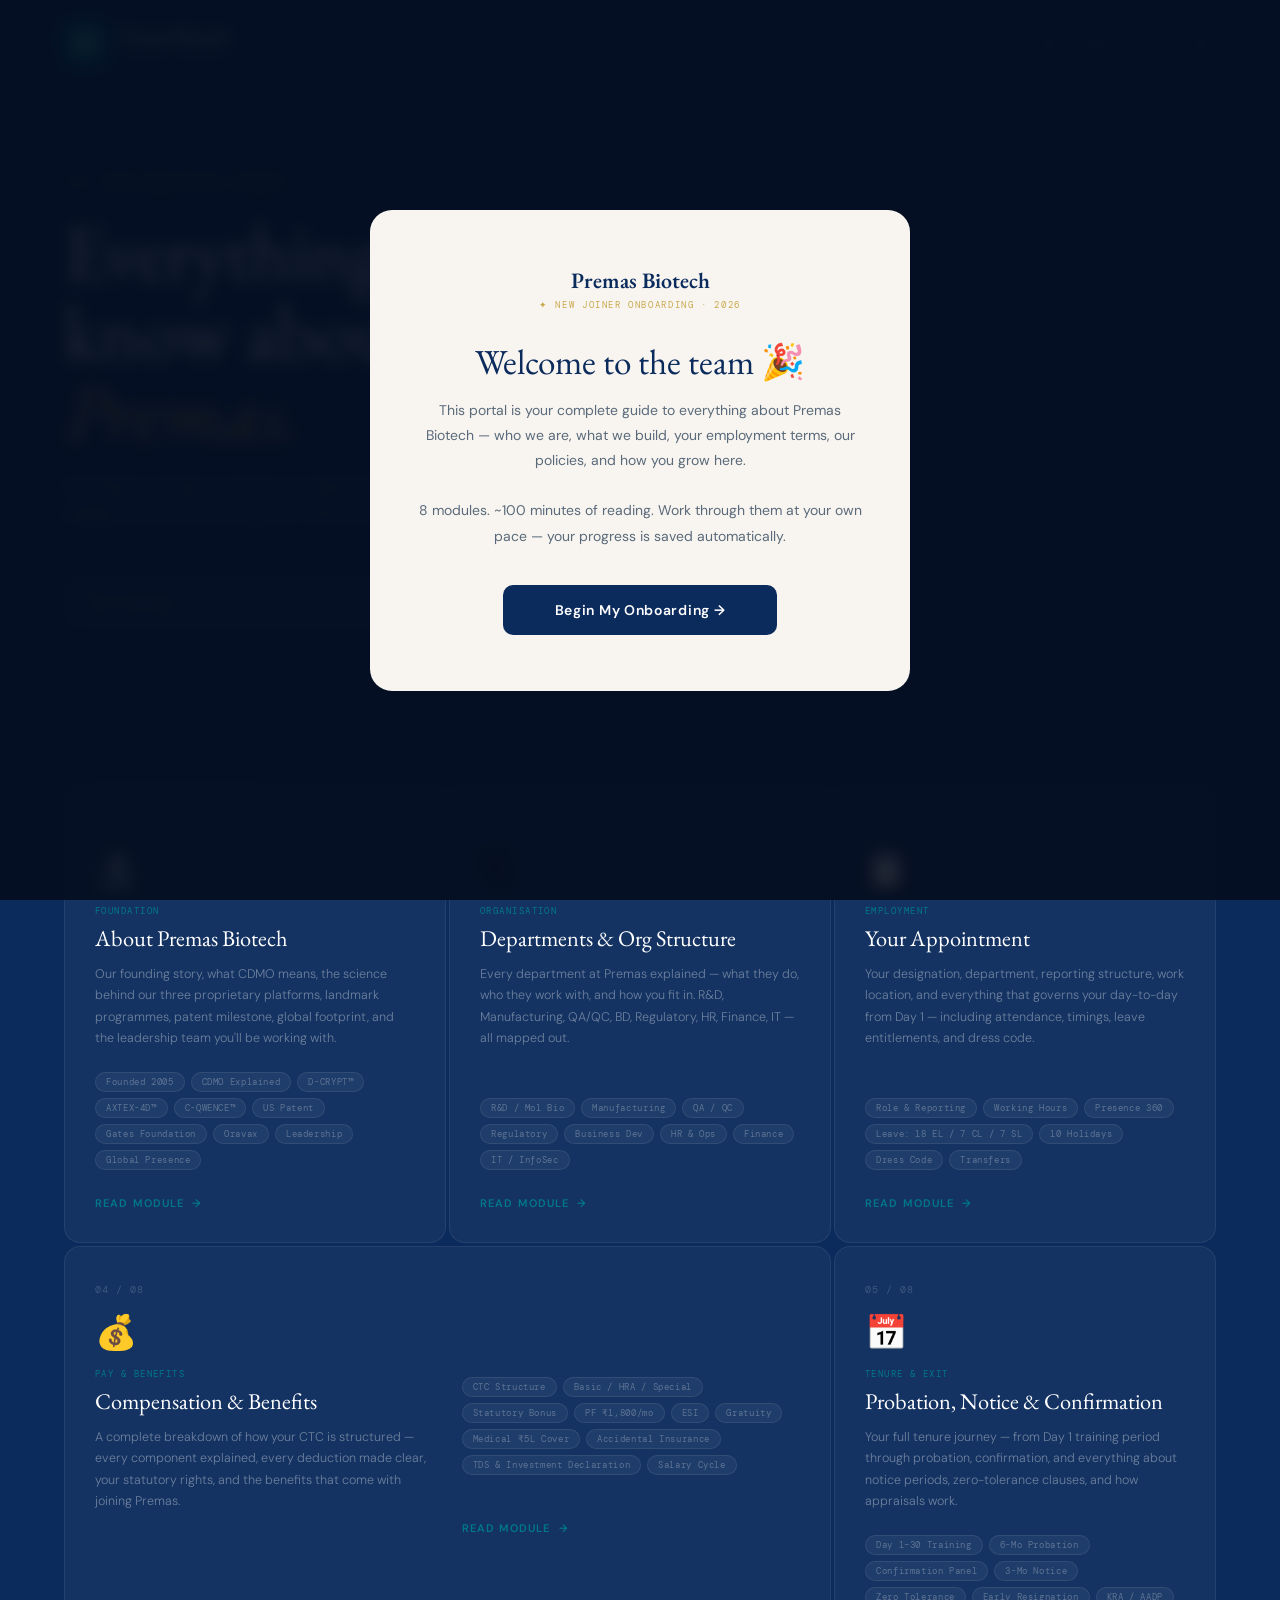
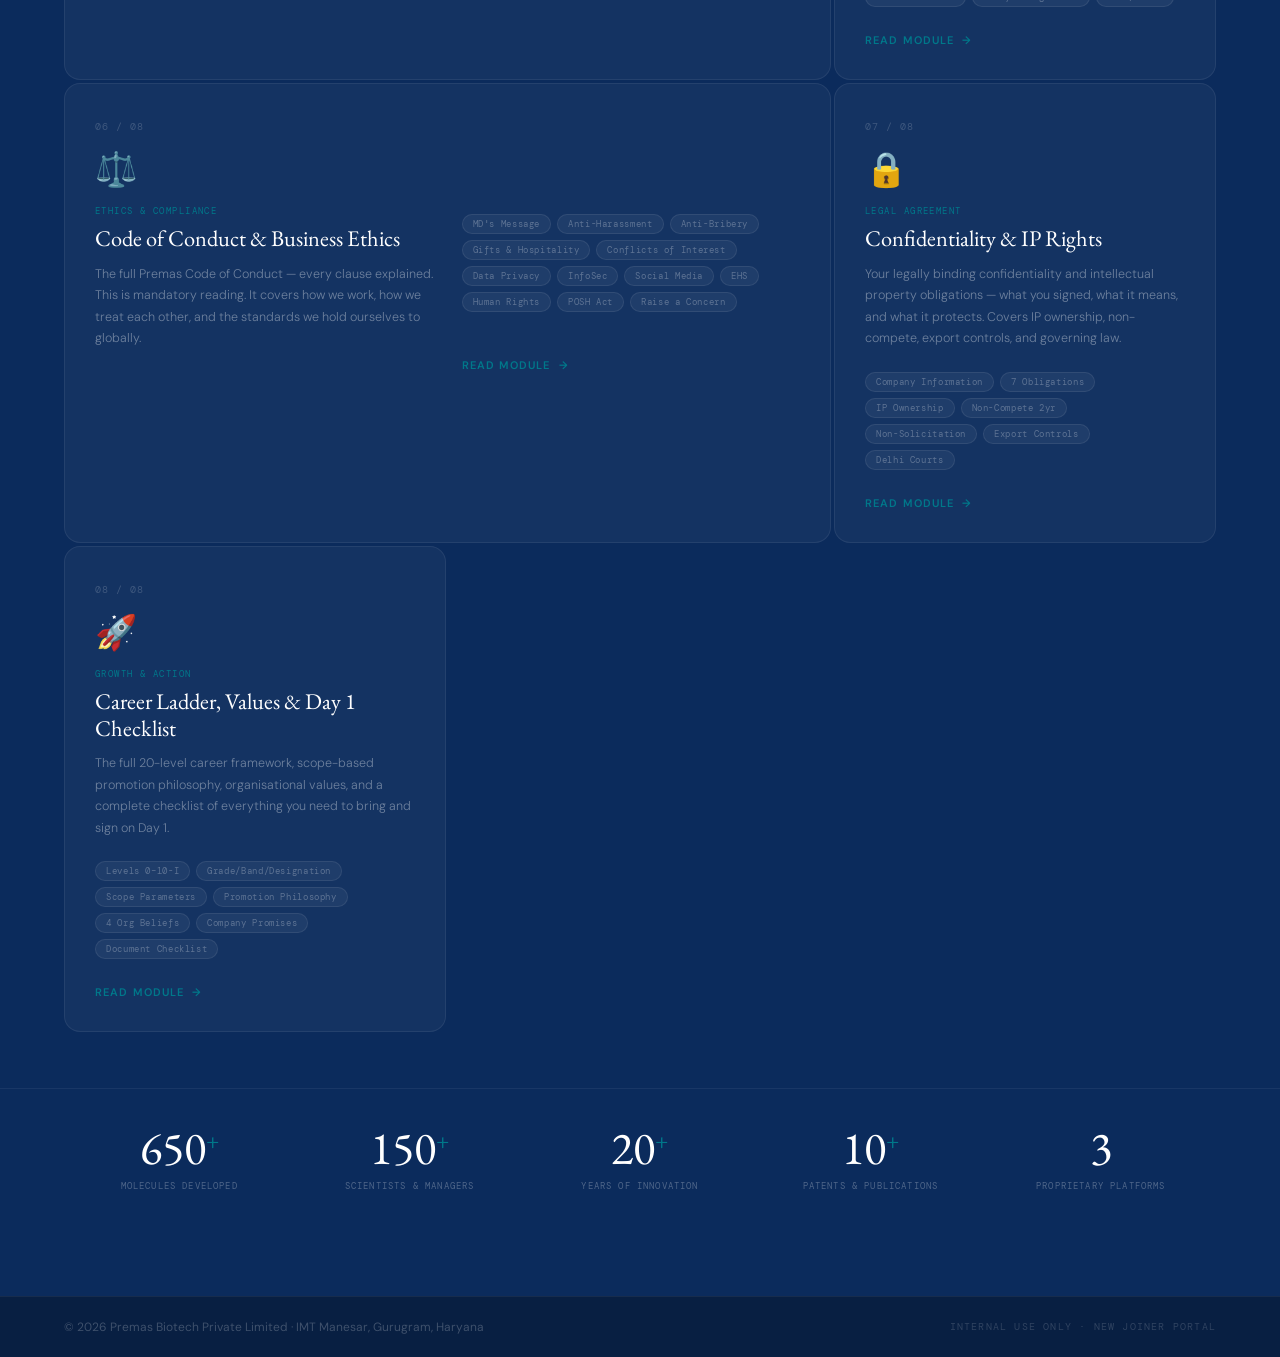
<file: index.html>
<!DOCTYPE html>
<html lang="en">
<head>
<meta charset="UTF-8"/>
<meta name="viewport" content="width=device-width, initial-scale=1.0"/>
<title>Premas Biotech · New Joiner Onboarding Portal</title>
<link href="https://fonts.googleapis.com/css2?family=EB+Garamond:ital,wght@0,400;0,500;0,600;1,400&family=DM+Sans:wght@300;400;500;600;700&family=DM+Mono:wght@400;500&display=swap" rel="stylesheet"/>
<style>
:root{--navy:#0B2B5C;--teal:#00788A;--gold:#C9A84C;--cream:#F8F5F0;--white:#fff;--text:#1A1A2E;--muted:#5A6A7A;--border:rgba(11,43,92,0.11);}
*,*::before,*::after{box-sizing:border-box;margin:0;padding:0;}
html{scroll-behavior:smooth;}
body{font-family:'DM Sans',sans-serif;background:var(--navy);color:var(--text);-webkit-font-smoothing:antialiased;overflow-x:hidden;}
a{text-decoration:none;color:inherit;}

/* HEADER */
.site-header{display:flex;align-items:center;justify-content:space-between;padding:22px 5vw;border-bottom:1px solid rgba(255,255,255,0.07);}
.logo{display:flex;align-items:center;gap:14px;}
.logo-mark{width:42px;height:42px;background:var(--teal);border-radius:9px;display:flex;align-items:center;justify-content:center;font-family:'EB Garamond',serif;font-size:22px;color:white;font-weight:600;flex-shrink:0;}
.logo-block{}
.logo-name{font-family:'EB Garamond',serif;font-size:18px;color:white;font-weight:500;line-height:1.1;}
.logo-tagline{font-family:'DM Mono',monospace;font-size:9px;letter-spacing:0.15em;color:rgba(255,255,255,0.3);text-transform:uppercase;margin-top:2px;}
.header-right{font-family:'DM Mono',monospace;font-size:10px;letter-spacing:0.14em;color:rgba(255,255,255,0.25);text-transform:uppercase;}

/* HERO */
.hero{padding:80px 5vw 56px;max-width:1320px;margin:0 auto;}
.hero-kicker{display:inline-flex;align-items:center;gap:10px;font-family:'DM Mono',monospace;font-size:10px;letter-spacing:0.2em;text-transform:uppercase;color:var(--gold);margin-bottom:24px;}
.hero-kicker::before{content:'';width:28px;height:1px;background:var(--gold);}
.hero h1{font-family:'EB Garamond',serif;font-size:clamp(3rem,6vw,5.8rem);color:white;font-weight:400;line-height:1.04;max-width:820px;margin-bottom:20px;}
.hero h1 em{font-style:italic;color:var(--gold);}
.hero-sub{font-size:15px;color:rgba(255,255,255,0.45);max-width:560px;line-height:1.85;font-weight:300;margin-bottom:48px;}

/* PROGRESS */
.progress-wrap{display:flex;align-items:center;gap:16px;max-width:680px;background:rgba(255,255,255,0.04);border:1px solid rgba(255,255,255,0.08);border-radius:12px;padding:16px 22px;margin-bottom:72px;}
.progress-label{font-size:12px;color:rgba(255,255,255,0.35);white-space:nowrap;letter-spacing:0.05em;}
.progress-track{flex:1;height:4px;background:rgba(255,255,255,0.08);border-radius:2px;}
.progress-fill{height:100%;background:linear-gradient(90deg,var(--teal),var(--gold));border-radius:2px;transition:width 0.6s ease;width:0%;}
.progress-pct{font-family:'DM Mono',monospace;font-size:13px;color:var(--gold);min-width:36px;text-align:right;}

/* MODULE GRID */
.grid-label{font-family:'DM Mono',monospace;font-size:9px;letter-spacing:0.18em;text-transform:uppercase;color:rgba(255,255,255,0.2);padding:0 5vw;max-width:1320px;margin:0 auto 16px;}
.module-grid{display:grid;grid-template-columns:repeat(3,1fr);gap:3px;max-width:1320px;margin:0 auto;padding:0 5vw;}

.mod-card{
  background:rgba(255,255,255,0.038);
  border:1px solid rgba(255,255,255,0.07);
  border-radius:16px;padding:36px 30px 32px;
  display:flex;flex-direction:column;
  cursor:pointer;transition:all 0.28s;
  position:relative;overflow:hidden;
  text-decoration:none;
}
.mod-card::before{content:'';position:absolute;inset:0;background:linear-gradient(135deg,rgba(0,120,138,0.07),transparent);opacity:0;transition:opacity 0.28s;}
.mod-card:hover{background:rgba(255,255,255,0.065);border-color:rgba(0,120,138,0.28);transform:translateY(-4px);box-shadow:0 16px 48px rgba(0,0,0,0.25);}
.mod-card:hover::before{opacity:1;}
.mod-card.done{border-color:rgba(0,120,138,0.38);}
.done-tick{display:none;position:absolute;top:18px;right:18px;width:22px;height:22px;background:var(--teal);border-radius:50%;align-items:center;justify-content:center;font-size:10px;color:white;font-weight:700;}
.mod-card.done .done-tick{display:flex;}

.mod-num{font-family:'DM Mono',monospace;font-size:10px;letter-spacing:0.1em;color:rgba(255,255,255,0.18);margin-bottom:20px;}
.mod-icon{font-size:34px;margin-bottom:18px;line-height:1;}
.mod-tag{font-family:'DM Mono',monospace;font-size:9px;letter-spacing:0.16em;text-transform:uppercase;color:var(--teal);margin-bottom:8px;}
.mod-title{font-family:'EB Garamond',serif;font-size:1.4rem;color:white;font-weight:400;line-height:1.2;margin-bottom:12px;}
.mod-desc{font-size:12.5px;color:rgba(255,255,255,0.38);line-height:1.72;font-weight:300;margin-bottom:22px;flex:1;}
.mod-topics{display:flex;flex-wrap:wrap;gap:6px;margin-bottom:26px;}
.mod-topic{font-family:'DM Mono',monospace;font-size:9px;letter-spacing:0.07em;color:rgba(255,255,255,0.28);background:rgba(255,255,255,0.05);border:1px solid rgba(255,255,255,0.08);border-radius:20px;padding:3px 10px;}
.mod-cta{display:flex;align-items:center;gap:8px;font-size:11px;font-weight:600;letter-spacing:0.1em;text-transform:uppercase;color:var(--teal);margin-top:auto;transition:gap 0.2s;}
.mod-card:hover .mod-cta{gap:14px;}
.mod-cta::after{content:'→';}

/* WIDE CARD */
.mod-card.wide{grid-column:span 2;}
.mod-card.wide .wide-inner{display:grid;grid-template-columns:1fr 1fr;gap:28px;}

/* COMPANY STATS */
.stats-strip{max-width:1320px;margin:56px auto 0;padding:0 5vw 80px;display:grid;grid-template-columns:repeat(5,1fr);border-top:1px solid rgba(255,255,255,0.06);}
.stat-item{padding:36px 12px 24px;text-align:center;}
.stat-n{font-family:'EB Garamond',serif;font-size:2.9rem;color:white;font-weight:400;line-height:1;margin-bottom:8px;}
.stat-n sup{font-size:1.4rem;color:var(--teal);}
.stat-l{font-family:'DM Mono',monospace;font-size:9px;letter-spacing:0.13em;text-transform:uppercase;color:rgba(255,255,255,0.28);}

/* FOOTER */
.site-footer{background:rgba(0,0,0,0.28);padding:22px 5vw;display:flex;align-items:center;justify-content:space-between;border-top:1px solid rgba(255,255,255,0.06);}
.footer-l{font-size:12px;color:rgba(255,255,255,0.22);}
.footer-r{font-family:'DM Mono',monospace;font-size:10px;letter-spacing:0.12em;color:rgba(255,255,255,0.16);text-transform:uppercase;}

/* MODAL */
.modal-overlay{position:fixed;inset:0;background:rgba(4,12,28,0.88);backdrop-filter:blur(8px);z-index:1000;display:flex;align-items:center;justify-content:center;padding:24px;}
.modal-box{background:var(--cream);border-radius:22px;max-width:540px;width:100%;padding:56px 48px;text-align:center;animation:popIn 0.42s cubic-bezier(0.16,1,0.3,1) both;}
@keyframes popIn{from{opacity:0;transform:scale(0.9) translateY(20px);}to{opacity:1;transform:none;}}
.modal-logo{font-family:'EB Garamond',serif;font-size:22px;color:var(--navy);font-weight:600;margin-bottom:4px;}
.modal-sub{font-family:'DM Mono',monospace;font-size:9px;letter-spacing:0.18em;color:var(--gold);text-transform:uppercase;margin-bottom:32px;}
.modal-h{font-family:'EB Garamond',serif;font-size:2.2rem;color:var(--navy);margin-bottom:16px;line-height:1.1;}
.modal-body{font-size:14px;color:var(--muted);line-height:1.8;margin-bottom:36px;}
.modal-btn{background:var(--navy);color:white;border:none;padding:16px 52px;border-radius:10px;font-size:14px;font-weight:600;letter-spacing:0.05em;cursor:pointer;font-family:'DM Sans',sans-serif;transition:background 0.2s;}
.modal-btn:hover{background:#0e3570;}

@media(max-width:1000px){.module-grid{grid-template-columns:1fr 1fr;}.mod-card.wide{grid-column:span 2;}.stats-strip{grid-template-columns:repeat(3,1fr);}}
@media(max-width:680px){.module-grid{grid-template-columns:1fr;}.mod-card.wide{grid-column:span 1;}.mod-card.wide .wide-inner{grid-template-columns:1fr;}.stats-strip{grid-template-columns:repeat(2,1fr);}.hero h1{font-size:2.5rem;}.site-header{flex-direction:column;gap:10px;text-align:center;}}
</style>
</head>
<body>

<!-- WELCOME MODAL -->
<div class="modal-overlay" id="modal">
  <div class="modal-box">
    <div class="modal-logo">Premas Biotech</div>
    <div class="modal-sub">✦ New Joiner Onboarding · 2026</div>
    <div class="modal-h">Welcome to the team 🎉</div>
    <p class="modal-body">This portal is your complete guide to everything about Premas Biotech — who we are, what we build, your employment terms, our policies, and how you grow here.<br><br>8 modules. ~100 minutes of reading. Work through them at your own pace — your progress is saved automatically.</p>
    <button class="modal-btn" onclick="document.getElementById('modal').style.display='none'">Begin My Onboarding →</button>
  </div>
</div>

<!-- HEADER -->
<header class="site-header">
  <div class="logo">
    <div class="logo-mark">P</div>
    <div class="logo-block">
      <div class="logo-name">Premas Biotech</div>
      <div class="logo-tagline">Possible Together</div>
    </div>
  </div>
  <div class="header-right">New Joiner Portal · 2026</div>
</header>

<!-- HERO -->
<div class="hero">
  <div class="hero-kicker">Your Onboarding Journey</div>
  <h1>Everything you need to know about joining <em>Premas.</em></h1>
  <p class="hero-sub">8 modules covering our science, your appointment, compensation, policies, legal obligations, and your career growth. Read every section. It matters.</p>

  <div class="progress-wrap">
    <span class="progress-label">Your Progress</span>
    <div class="progress-track"><div class="progress-fill" id="pbar"></div></div>
    <span class="progress-pct" id="ppct">0%</span>
  </div>
</div>

<!-- GRID LABEL -->
<div class="grid-label">Onboarding Modules — 8 Total</div>

<!-- MODULE GRID -->
<div class="module-grid">

  <!-- 01 -->
  <a class="mod-card" href="pages/01-about.html" id="mod-01">
    <div class="done-tick">✓</div>
    <div class="mod-num">01 / 08</div>
    <div class="mod-icon">🔬</div>
    <div class="mod-tag">Foundation</div>
    <div class="mod-title">About Premas Biotech</div>
    <p class="mod-desc">Our founding story, what CDMO means, the science behind our three proprietary platforms, landmark programmes, patent milestone, global footprint, and the leadership team you'll be working with.</p>
    <div class="mod-topics">
      <span class="mod-topic">Founded 2005</span><span class="mod-topic">CDMO Explained</span>
      <span class="mod-topic">D-CRYPT™</span><span class="mod-topic">AXTEX-4D™</span>
      <span class="mod-topic">C-QWENCE™</span><span class="mod-topic">US Patent</span>
      <span class="mod-topic">Gates Foundation</span><span class="mod-topic">Oravax</span>
      <span class="mod-topic">Leadership</span><span class="mod-topic">Global Presence</span>
    </div>
    <div class="mod-cta">Read Module</div>
  </a>

  <!-- 02 -->
  <a class="mod-card" href="pages/02-departments.html" id="mod-02">
    <div class="done-tick">✓</div>
    <div class="mod-num">02 / 08</div>
    <div class="mod-icon">🏗</div>
    <div class="mod-tag">Organisation</div>
    <div class="mod-title">Departments & Org Structure</div>
    <p class="mod-desc">Every department at Premas explained — what they do, who they work with, and how you fit in. R&D, Manufacturing, QA/QC, BD, Regulatory, HR, Finance, IT — all mapped out.</p>
    <div class="mod-topics">
      <span class="mod-topic">R&D / Mol Bio</span><span class="mod-topic">Manufacturing</span>
      <span class="mod-topic">QA / QC</span><span class="mod-topic">Regulatory</span>
      <span class="mod-topic">Business Dev</span><span class="mod-topic">HR & Ops</span>
      <span class="mod-topic">Finance</span><span class="mod-topic">IT / InfoSec</span>
    </div>
    <div class="mod-cta">Read Module</div>
  </a>

  <!-- 03 -->
  <a class="mod-card" href="pages/03-appointment.html" id="mod-03">
    <div class="done-tick">✓</div>
    <div class="mod-num">03 / 08</div>
    <div class="mod-icon">📋</div>
    <div class="mod-tag">Employment</div>
    <div class="mod-title">Your Appointment</div>
    <p class="mod-desc">Your designation, department, reporting structure, work location, and everything that governs your day-to-day from Day 1 — including attendance, timings, leave entitlements, and dress code.</p>
    <div class="mod-topics">
      <span class="mod-topic">Role & Reporting</span><span class="mod-topic">Working Hours</span>
      <span class="mod-topic">Presence 360</span><span class="mod-topic">Leave: 18 EL / 7 CL / 7 SL</span>
      <span class="mod-topic">10 Holidays</span><span class="mod-topic">Dress Code</span>
      <span class="mod-topic">Transfers</span>
    </div>
    <div class="mod-cta">Read Module</div>
  </a>

  <!-- 04 WIDE -->
  <a class="mod-card wide" href="pages/04-compensation.html" id="mod-04">
    <div class="done-tick">✓</div>
    <div class="wide-inner">
      <div>
        <div class="mod-num">04 / 08</div>
        <div class="mod-icon">💰</div>
        <div class="mod-tag">Pay & Benefits</div>
        <div class="mod-title">Compensation & Benefits</div>
        <p class="mod-desc">A complete breakdown of how your CTC is structured — every component explained, every deduction made clear, your statutory rights, and the benefits that come with joining Premas.</p>
      </div>
      <div style="display:flex;flex-direction:column;justify-content:flex-end;">
        <div class="mod-topics">
          <span class="mod-topic">CTC Structure</span><span class="mod-topic">Basic / HRA / Special</span>
          <span class="mod-topic">Statutory Bonus</span><span class="mod-topic">PF ₹1,800/mo</span>
          <span class="mod-topic">ESI</span><span class="mod-topic">Gratuity</span>
          <span class="mod-topic">Medical ₹5L Cover</span><span class="mod-topic">Accidental Insurance</span>
          <span class="mod-topic">TDS & Investment Declaration</span><span class="mod-topic">Salary Cycle</span>
        </div>
        <div class="mod-cta" style="margin-top:20px;">Read Module</div>
      </div>
    </div>
  </a>

  <!-- 05 -->
  <a class="mod-card" href="pages/05-tenure.html" id="mod-05">
    <div class="done-tick">✓</div>
    <div class="mod-num">05 / 08</div>
    <div class="mod-icon">📅</div>
    <div class="mod-tag">Tenure & Exit</div>
    <div class="mod-title">Probation, Notice & Confirmation</div>
    <p class="mod-desc">Your full tenure journey — from Day 1 training period through probation, confirmation, and everything about notice periods, zero-tolerance clauses, and how appraisals work.</p>
    <div class="mod-topics">
      <span class="mod-topic">Day 1–30 Training</span><span class="mod-topic">6-Mo Probation</span>
      <span class="mod-topic">Confirmation Panel</span><span class="mod-topic">3-Mo Notice</span>
      <span class="mod-topic">Zero Tolerance</span><span class="mod-topic">Early Resignation</span>
      <span class="mod-topic">KRA / AADP</span>
    </div>
    <div class="mod-cta">Read Module</div>
  </a>

  <!-- 06 WIDE -->
  <a class="mod-card wide" href="pages/06-conduct.html" id="mod-06">
    <div class="done-tick">✓</div>
    <div class="wide-inner">
      <div>
        <div class="mod-num">06 / 08</div>
        <div class="mod-icon">⚖️</div>
        <div class="mod-tag">Ethics & Compliance</div>
        <div class="mod-title">Code of Conduct & Business Ethics</div>
        <p class="mod-desc">The full Premas Code of Conduct — every clause explained. This is mandatory reading. It covers how we work, how we treat each other, and the standards we hold ourselves to globally.</p>
      </div>
      <div style="display:flex;flex-direction:column;justify-content:flex-end;">
        <div class="mod-topics">
          <span class="mod-topic">MD's Message</span><span class="mod-topic">Anti-Harassment</span>
          <span class="mod-topic">Anti-Bribery</span><span class="mod-topic">Gifts & Hospitality</span>
          <span class="mod-topic">Conflicts of Interest</span><span class="mod-topic">Data Privacy</span>
          <span class="mod-topic">InfoSec</span><span class="mod-topic">Social Media</span>
          <span class="mod-topic">EHS</span><span class="mod-topic">Human Rights</span>
          <span class="mod-topic">POSH Act</span><span class="mod-topic">Raise a Concern</span>
        </div>
        <div class="mod-cta" style="margin-top:20px;">Read Module</div>
      </div>
    </div>
  </a>

  <!-- 07 -->
  <a class="mod-card" href="pages/07-ip.html" id="mod-07">
    <div class="done-tick">✓</div>
    <div class="mod-num">07 / 08</div>
    <div class="mod-icon">🔒</div>
    <div class="mod-tag">Legal Agreement</div>
    <div class="mod-title">Confidentiality & IP Rights</div>
    <p class="mod-desc">Your legally binding confidentiality and intellectual property obligations — what you signed, what it means, and what it protects. Covers IP ownership, non-compete, export controls, and governing law.</p>
    <div class="mod-topics">
      <span class="mod-topic">Company Information</span><span class="mod-topic">7 Obligations</span>
      <span class="mod-topic">IP Ownership</span><span class="mod-topic">Non-Compete 2yr</span>
      <span class="mod-topic">Non-Solicitation</span><span class="mod-topic">Export Controls</span>
      <span class="mod-topic">Delhi Courts</span>
    </div>
    <div class="mod-cta">Read Module</div>
  </a>

  <!-- 08 -->
  <a class="mod-card" href="pages/08-growth.html" id="mod-08">
    <div class="done-tick">✓</div>
    <div class="mod-num">08 / 08</div>
    <div class="mod-icon">🚀</div>
    <div class="mod-tag">Growth & Action</div>
    <div class="mod-title">Career Ladder, Values & Day 1 Checklist</div>
    <p class="mod-desc">The full 20-level career framework, scope-based promotion philosophy, organisational values, and a complete checklist of everything you need to bring and sign on Day 1.</p>
    <div class="mod-topics">
      <span class="mod-topic">Levels 0–10-I</span><span class="mod-topic">Grade/Band/Designation</span>
      <span class="mod-topic">Scope Parameters</span><span class="mod-topic">Promotion Philosophy</span>
      <span class="mod-topic">4 Org Beliefs</span><span class="mod-topic">Company Promises</span>
      <span class="mod-topic">Document Checklist</span>
    </div>
    <div class="mod-cta">Read Module</div>
  </a>

</div>

<!-- STATS -->
<div class="stats-strip">
  <div class="stat-item"><div class="stat-n">650<sup>+</sup></div><div class="stat-l">Molecules Developed</div></div>
  <div class="stat-item"><div class="stat-n">150<sup>+</sup></div><div class="stat-l">Scientists & Managers</div></div>
  <div class="stat-item"><div class="stat-n">20<sup>+</sup></div><div class="stat-l">Years of Innovation</div></div>
  <div class="stat-item"><div class="stat-n">10<sup>+</sup></div><div class="stat-l">Patents & Publications</div></div>
  <div class="stat-item"><div class="stat-n">3</div><div class="stat-l">Proprietary Platforms</div></div>
</div>

<!-- FOOTER -->
<footer class="site-footer">
  <div class="footer-l">© 2026 Premas Biotech Private Limited · IMT Manesar, Gurugram, Haryana</div>
  <div class="footer-r">Internal Use Only · New Joiner Portal</div>
</footer>

<script>
const MODS = ['mod-01','mod-02','mod-03','mod-04','mod-05','mod-06','mod-07','mod-08'];
function refreshProgress(){
  const stored = JSON.parse(localStorage.getItem('premas_onboarding')||'{}');
  let done = 0;
  MODS.forEach(m=>{
    const el = document.getElementById(m);
    if(stored[m]){ done++; el?.classList.add('done'); }
    else { el?.classList.remove('done'); }
  });
  const pct = Math.round((done/MODS.length)*100);
  document.getElementById('pbar').style.width = pct+'%';
  document.getElementById('ppct').textContent = pct+'%';
}
refreshProgress();
document.querySelectorAll('.mod-card').forEach(c=>{
  c.addEventListener('click',()=>{
    // mark visited on click — full credit on done-btn in each page
  });
});
</script>
</body>
</html>
</file>
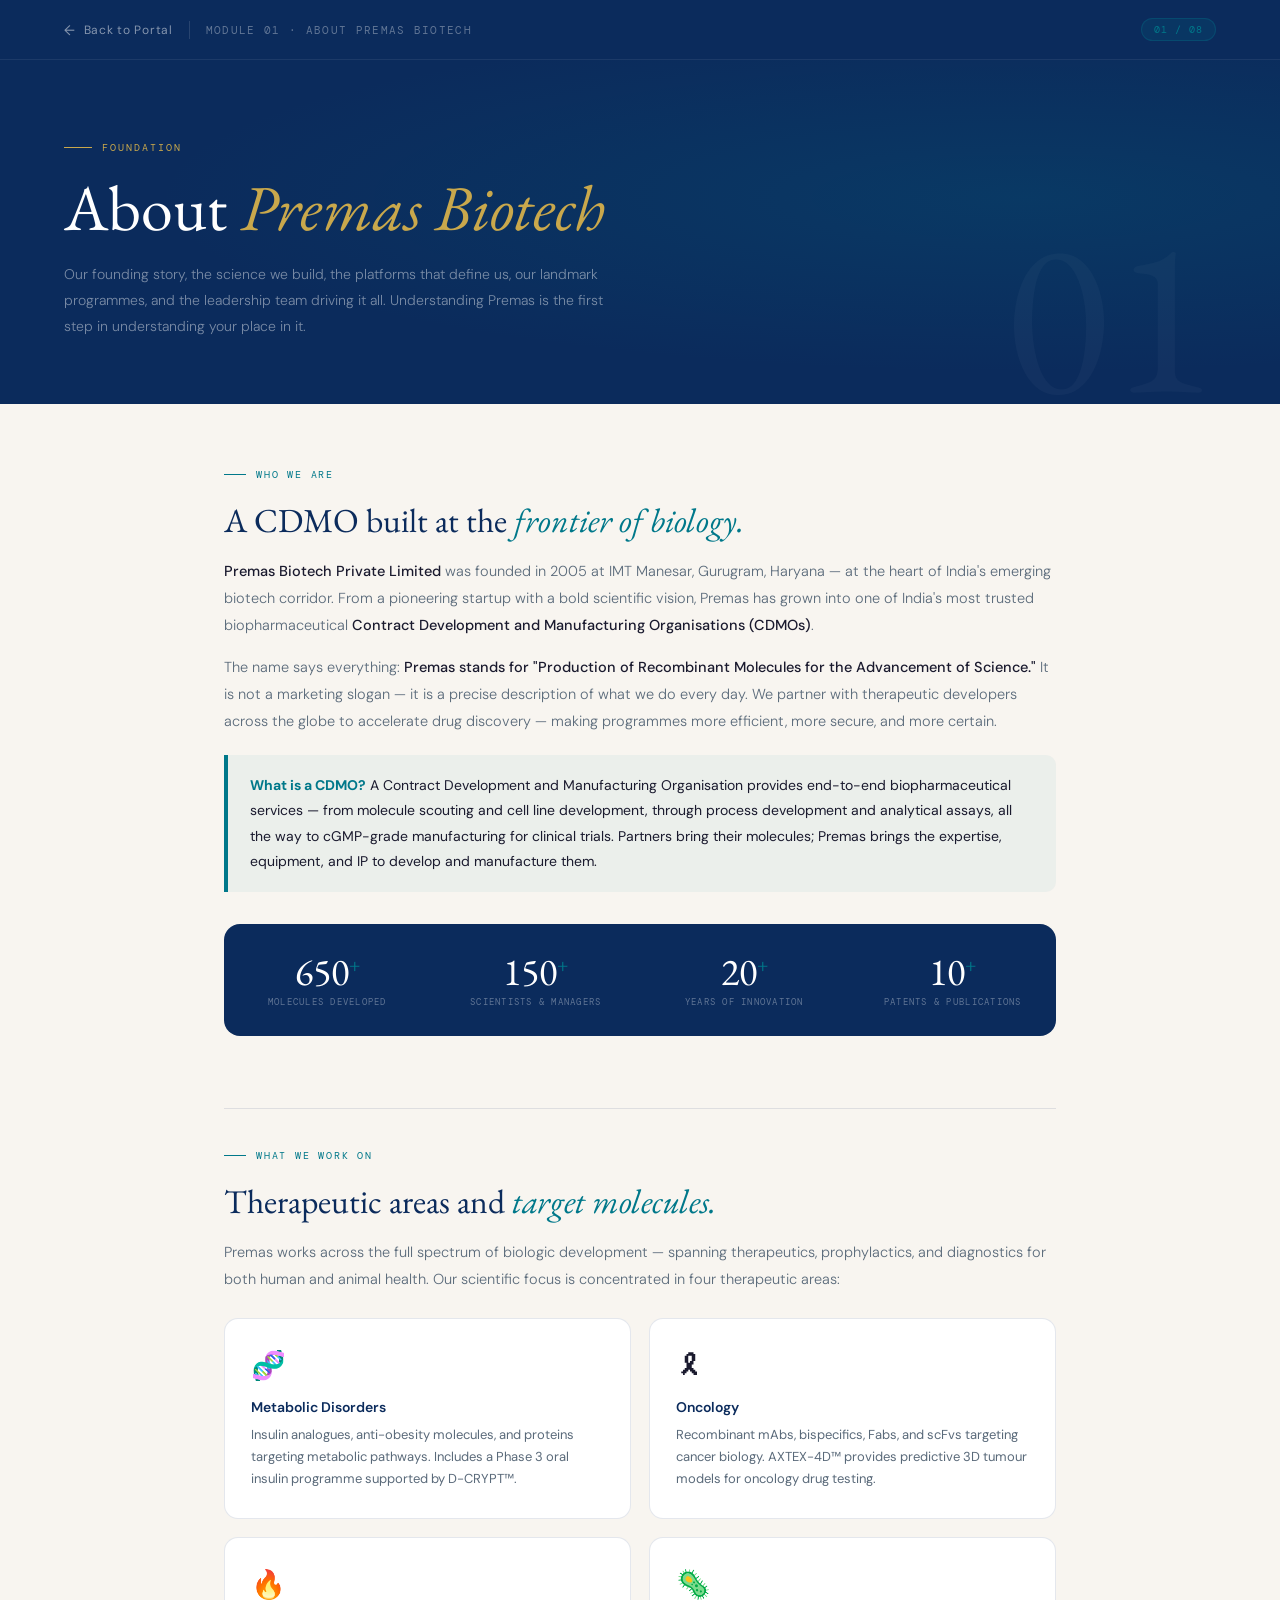
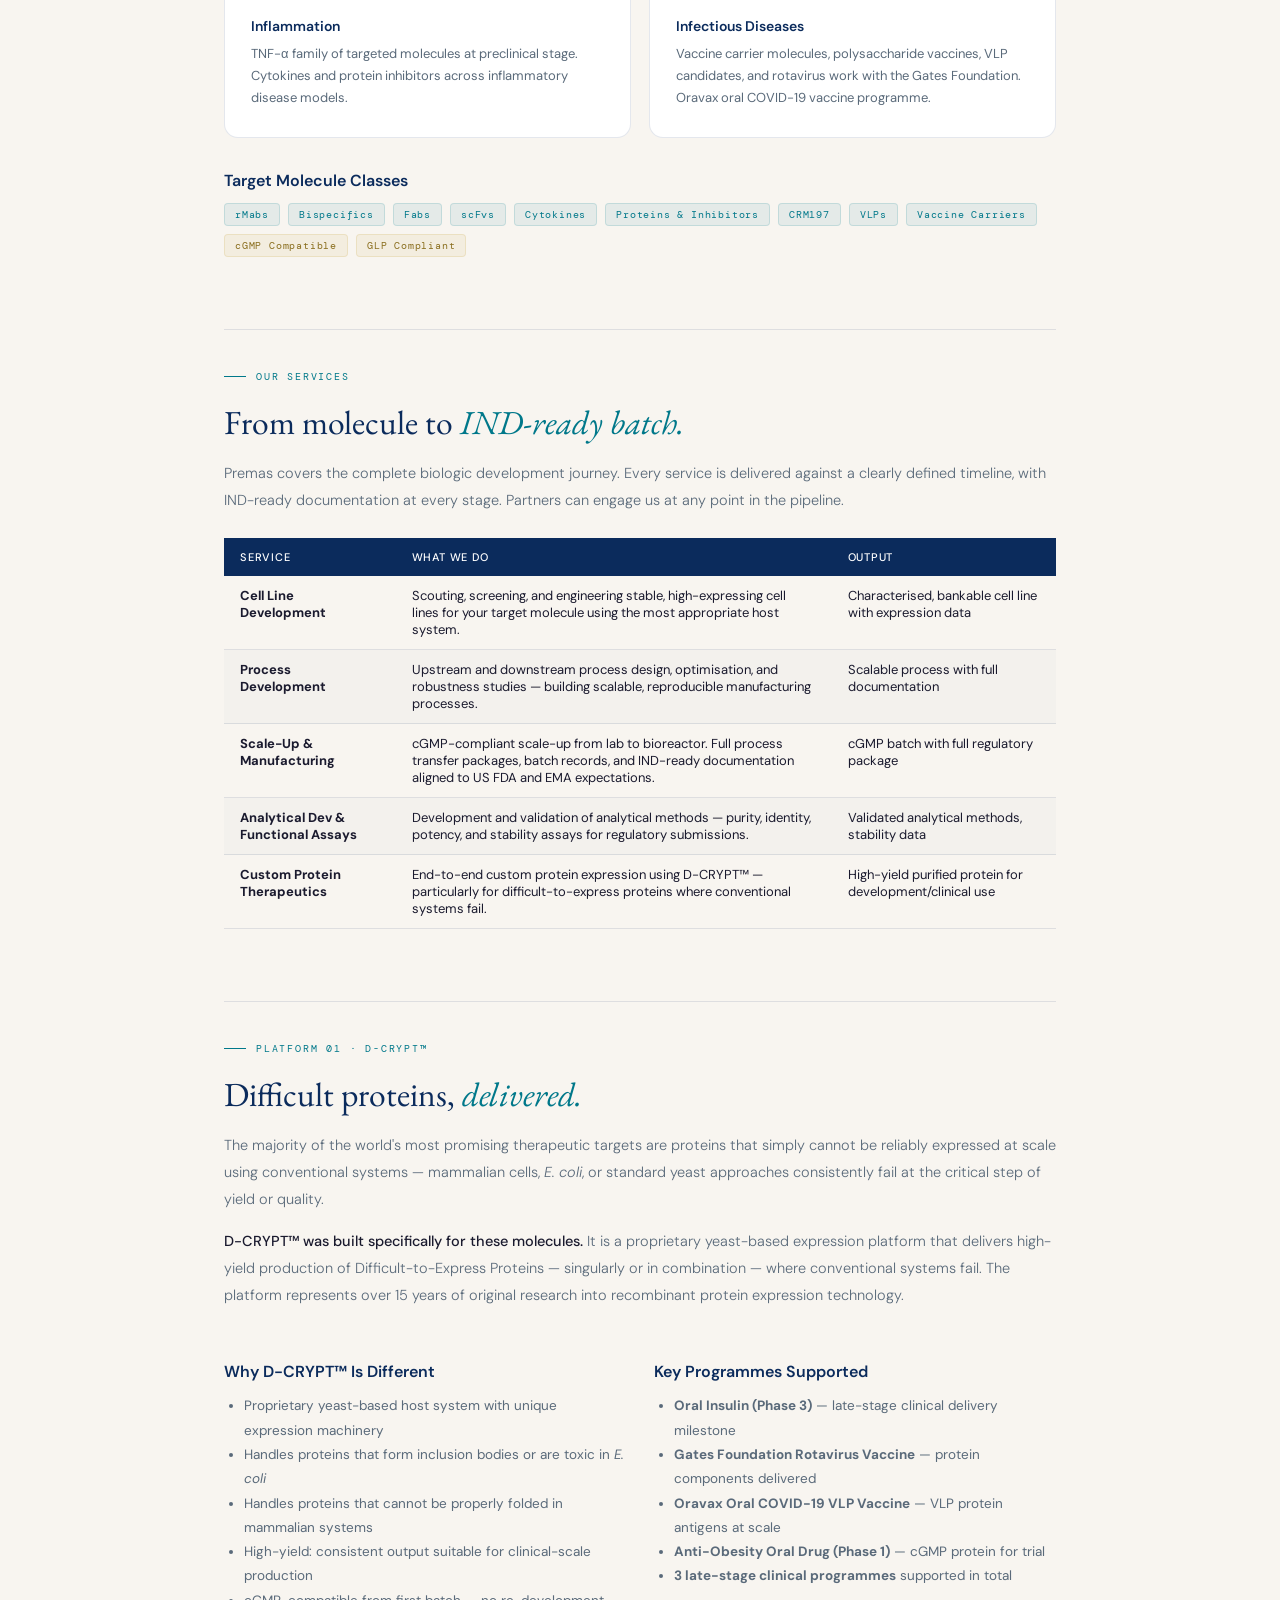
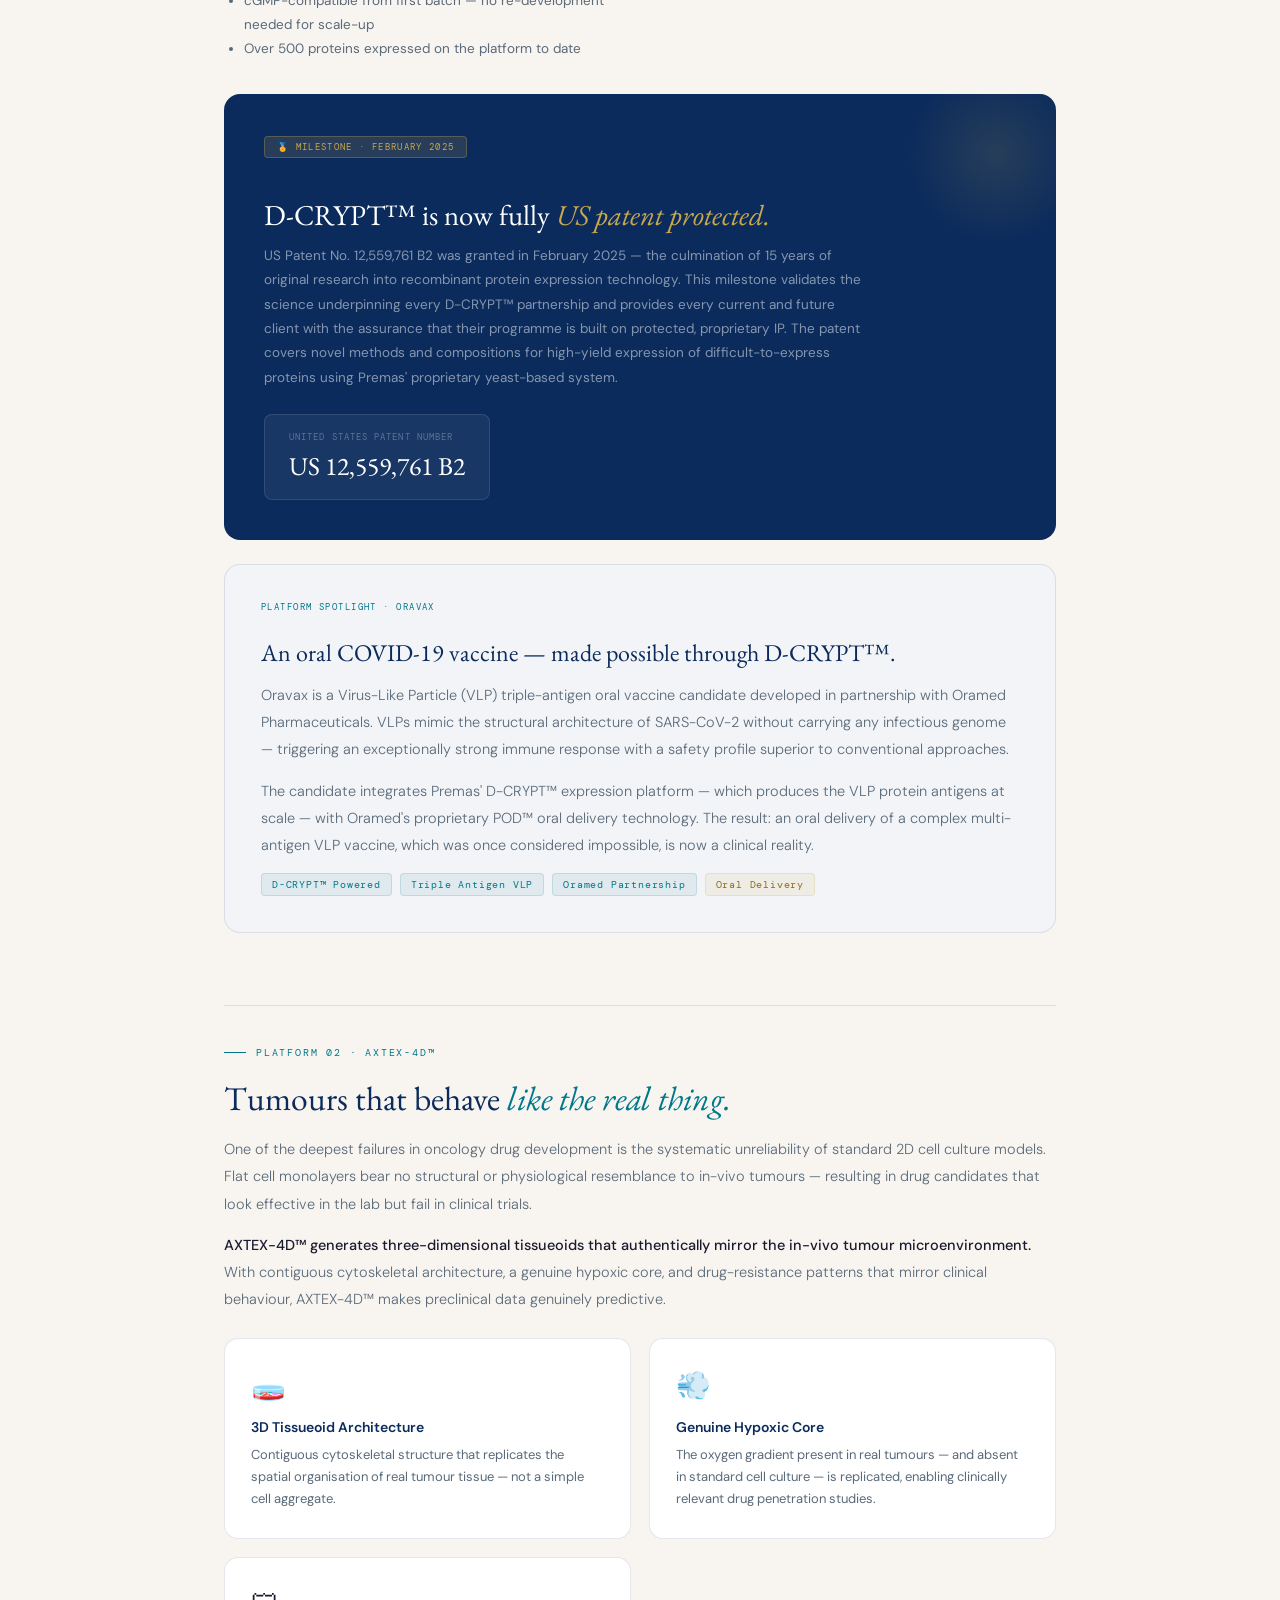
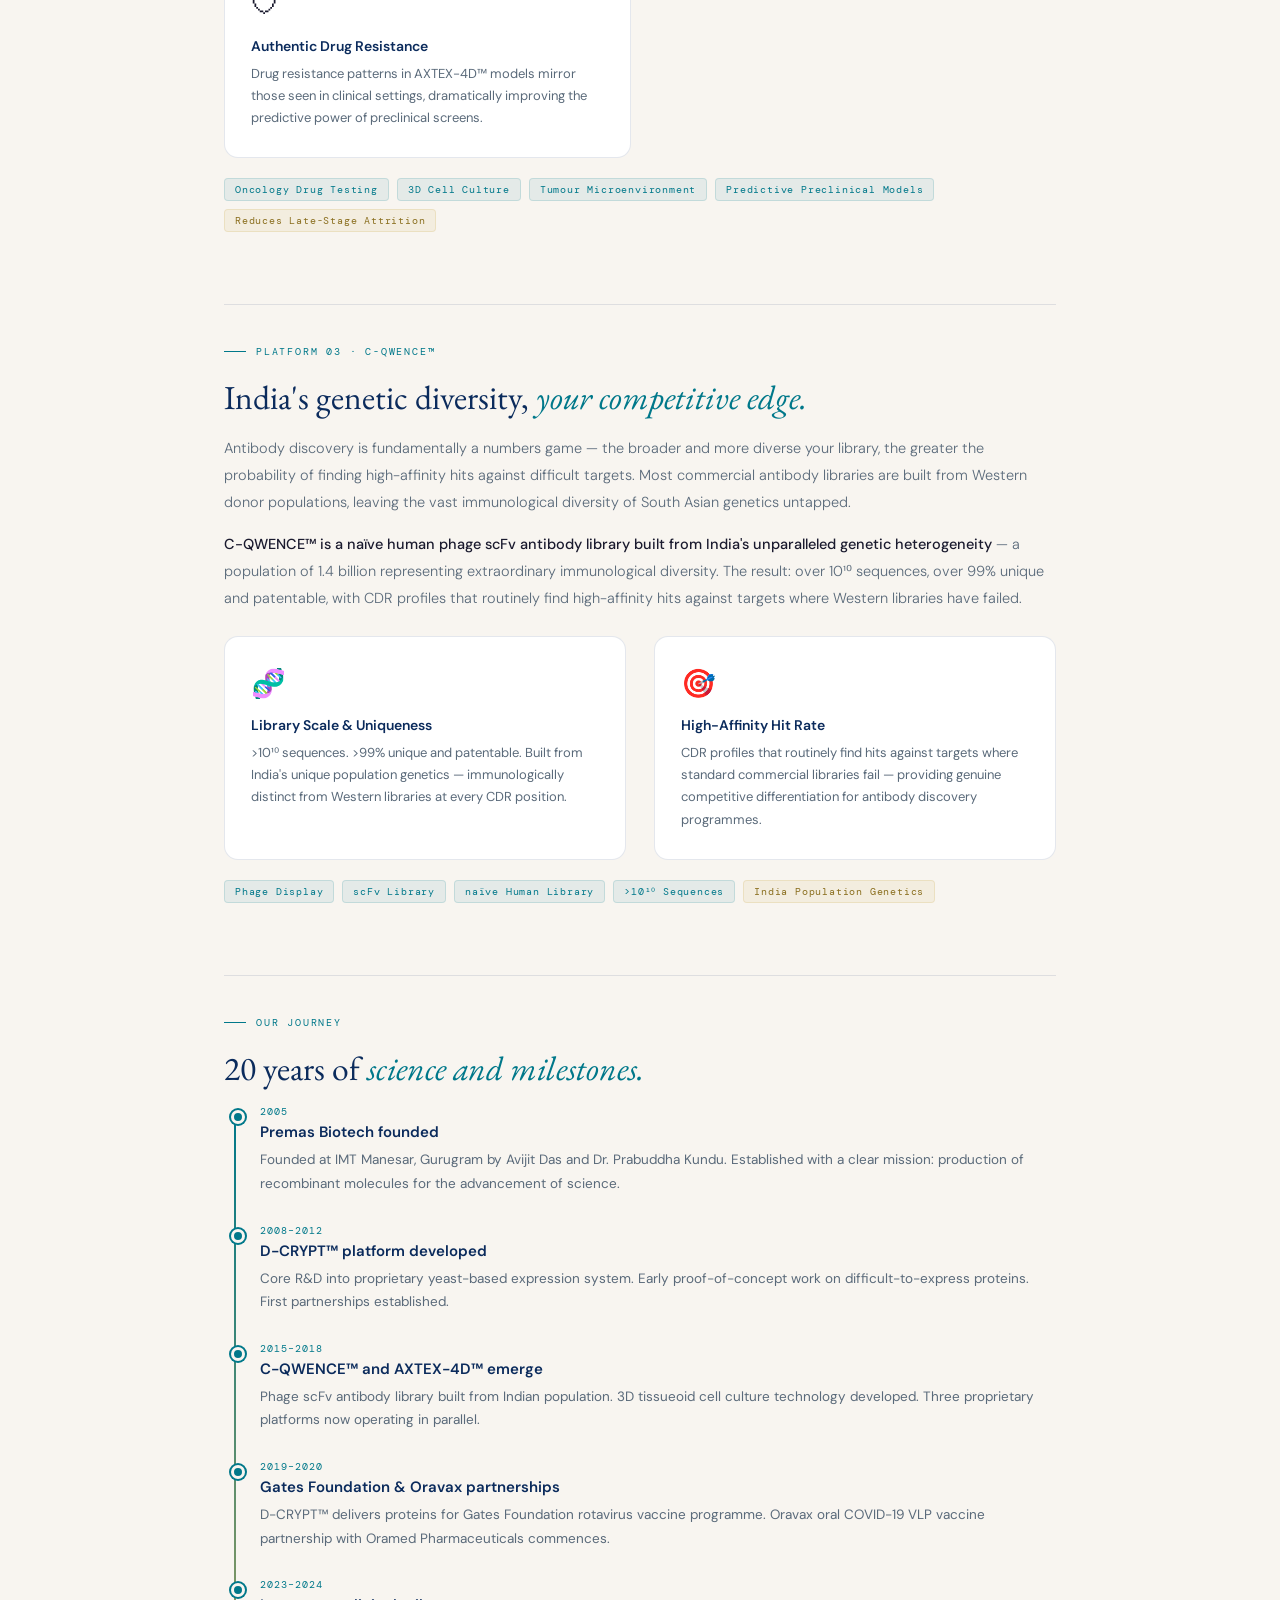
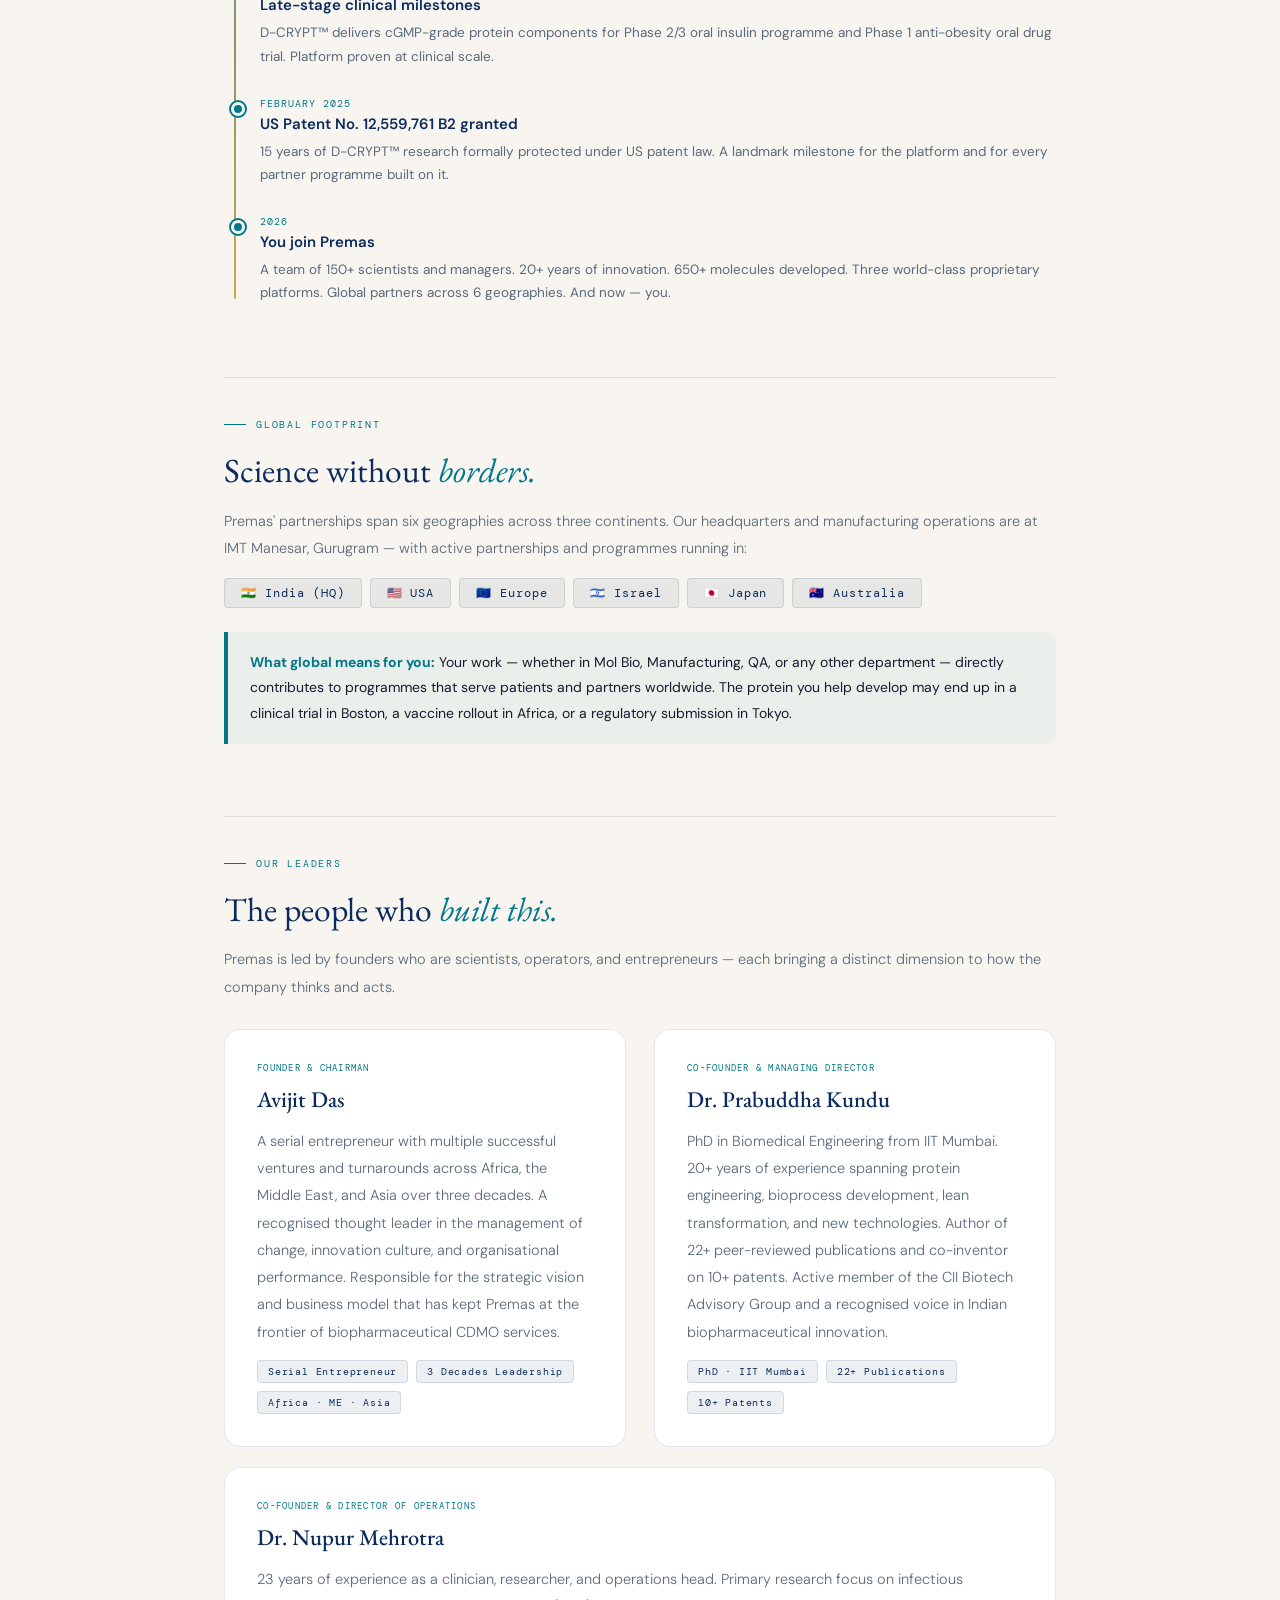
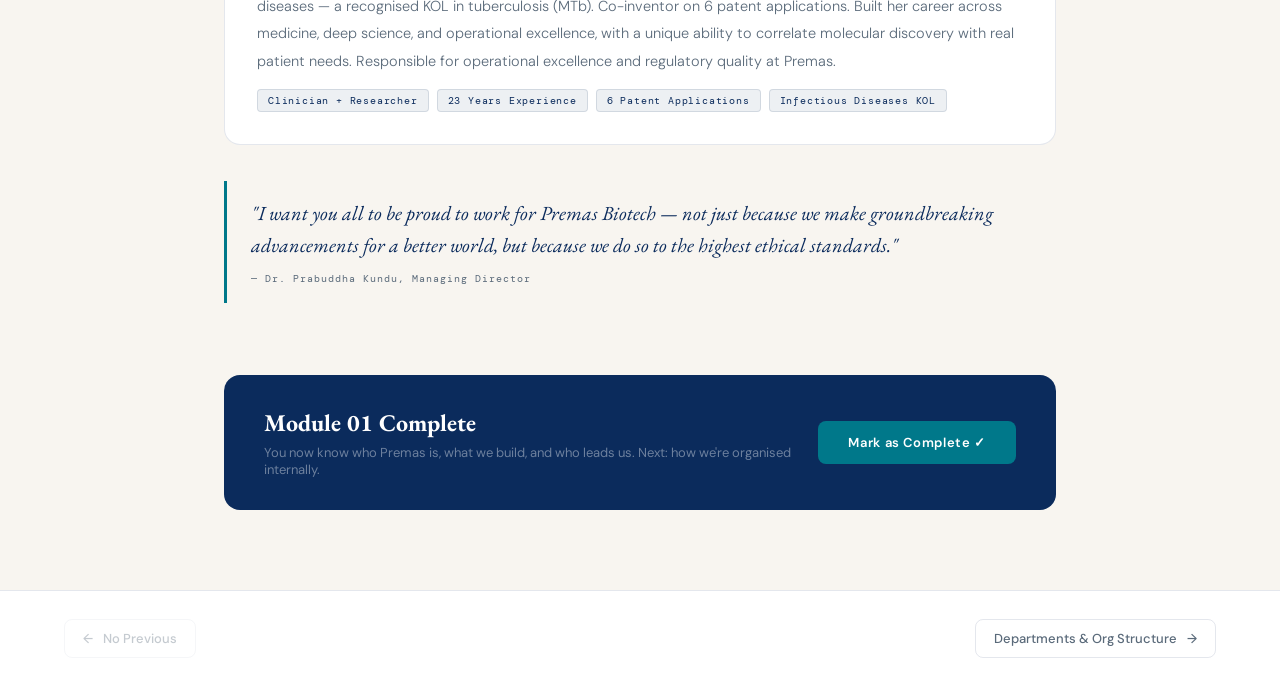
<file: pages/01-about.html>
<!DOCTYPE html>
<html lang="en">
<head>
<meta charset="UTF-8"/>
<meta name="viewport" content="width=device-width, initial-scale=1.0"/>
<title>01 · About Premas Biotech</title>
<link rel="stylesheet" href="../shared/style.css"/>
</head>
<body>
<div id="scroll-bar"></div>

<div class="topbar">
  <div class="topbar-left">
    <a href="../index.html" class="back-link">Back to Portal</a>
    <div class="topbar-sep"></div>
    <span class="topbar-title">Module 01 · About Premas Biotech</span>
  </div>
  <div class="topbar-badge">01 / 08</div>
</div>

<div class="page-hero" data-num="01">
  <div class="page-eyebrow">Foundation</div>
  <h1>About <em>Premas Biotech</em></h1>
  <p class="page-hero-sub">Our founding story, the science we build, the platforms that define us, our landmark programmes, and the leadership team driving it all. Understanding Premas is the first step in understanding your place in it.</p>
</div>

<div class="content">

  <!-- WHAT WE ARE -->
  <div class="section">
    <div class="section-label">Who We Are</div>
    <h2>A CDMO built at the <em>frontier of biology.</em></h2>
    <p class="body-text"><strong>Premas Biotech Private Limited</strong> was founded in 2005 at IMT Manesar, Gurugram, Haryana — at the heart of India's emerging biotech corridor. From a pioneering startup with a bold scientific vision, Premas has grown into one of India's most trusted biopharmaceutical <strong>Contract Development and Manufacturing Organisations (CDMOs)</strong>.</p>
    <p class="body-text">The name says everything: <strong>Premas stands for "Production of Recombinant Molecules for the Advancement of Science."</strong> It is not a marketing slogan — it is a precise description of what we do every day. We partner with therapeutic developers across the globe to accelerate drug discovery — making programmes more efficient, more secure, and more certain.</p>

    <div class="callout">
      <strong>What is a CDMO?</strong> A Contract Development and Manufacturing Organisation provides end-to-end biopharmaceutical services — from molecule scouting and cell line development, through process development and analytical assays, all the way to cGMP-grade manufacturing for clinical trials. Partners bring their molecules; Premas brings the expertise, equipment, and IP to develop and manufacture them.
    </div>

    <div class="stat-bar" style="margin-top:32px;">
      <div class="stat-bar-item"><div class="stat-bar-num">650<sup>+</sup></div><div class="stat-bar-lbl">Molecules Developed</div></div>
      <div class="stat-bar-item"><div class="stat-bar-num">150<sup>+</sup></div><div class="stat-bar-lbl">Scientists & Managers</div></div>
      <div class="stat-bar-item"><div class="stat-bar-num">20<sup>+</sup></div><div class="stat-bar-lbl">Years of Innovation</div></div>
      <div class="stat-bar-item"><div class="stat-bar-num">10<sup>+</sup></div><div class="stat-bar-lbl">Patents & Publications</div></div>
    </div>
  </div>

  <div class="divider"></div>

  <!-- THERAPEUTIC FOCUS -->
  <div class="section">
    <div class="section-label">What We Work On</div>
    <h2>Therapeutic areas and <em>target molecules.</em></h2>
    <p class="body-text">Premas works across the full spectrum of biologic development — spanning therapeutics, prophylactics, and diagnostics for both human and animal health. Our scientific focus is concentrated in four therapeutic areas:</p>

    <div class="card-grid">
      <div class="card">
        <div class="card-icon">🧬</div>
        <h4>Metabolic Disorders</h4>
        <p>Insulin analogues, anti-obesity molecules, and proteins targeting metabolic pathways. Includes a Phase 3 oral insulin programme supported by D-CRYPT™.</p>
      </div>
      <div class="card">
        <div class="card-icon">🎗</div>
        <h4>Oncology</h4>
        <p>Recombinant mAbs, bispecifics, Fabs, and scFvs targeting cancer biology. AXTEX-4D™ provides predictive 3D tumour models for oncology drug testing.</p>
      </div>
      <div class="card">
        <div class="card-icon">🔥</div>
        <h4>Inflammation</h4>
        <p>TNF-α family of targeted molecules at preclinical stage. Cytokines and protein inhibitors across inflammatory disease models.</p>
      </div>
      <div class="card">
        <div class="card-icon">🦠</div>
        <h4>Infectious Diseases</h4>
        <p>Vaccine carrier molecules, polysaccharide vaccines, VLP candidates, and rotavirus work with the Gates Foundation. Oravax oral COVID-19 vaccine programme.</p>
      </div>
    </div>

    <h3 style="margin-top:32px;">Target Molecule Classes</h3>
    <div class="chip-row">
      <span class="chip">rMabs</span><span class="chip">Bispecifics</span><span class="chip">Fabs</span>
      <span class="chip">scFvs</span><span class="chip">Cytokines</span><span class="chip">Proteins & Inhibitors</span>
      <span class="chip">CRM197</span><span class="chip">VLPs</span><span class="chip">Vaccine Carriers</span>
      <span class="chip gold">cGMP Compatible</span><span class="chip gold">GLP Compliant</span>
    </div>
  </div>

  <div class="divider"></div>

  <!-- SERVICES -->
  <div class="section">
    <div class="section-label">Our Services</div>
    <h2>From molecule to <em>IND-ready batch.</em></h2>
    <p class="body-text">Premas covers the complete biologic development journey. Every service is delivered against a clearly defined timeline, with IND-ready documentation at every stage. Partners can engage us at any point in the pipeline.</p>

    <table class="data-table" style="margin-top:24px;">
      <thead>
        <tr>
          <th>Service</th>
          <th>What We Do</th>
          <th>Output</th>
        </tr>
      </thead>
      <tbody>
        <tr>
          <td><strong>Cell Line Development</strong></td>
          <td>Scouting, screening, and engineering stable, high-expressing cell lines for your target molecule using the most appropriate host system.</td>
          <td>Characterised, bankable cell line with expression data</td>
        </tr>
        <tr>
          <td><strong>Process Development</strong></td>
          <td>Upstream and downstream process design, optimisation, and robustness studies — building scalable, reproducible manufacturing processes.</td>
          <td>Scalable process with full documentation</td>
        </tr>
        <tr>
          <td><strong>Scale-Up & Manufacturing</strong></td>
          <td>cGMP-compliant scale-up from lab to bioreactor. Full process transfer packages, batch records, and IND-ready documentation aligned to US FDA and EMA expectations.</td>
          <td>cGMP batch with full regulatory package</td>
        </tr>
        <tr>
          <td><strong>Analytical Dev & Functional Assays</strong></td>
          <td>Development and validation of analytical methods — purity, identity, potency, and stability assays for regulatory submissions.</td>
          <td>Validated analytical methods, stability data</td>
        </tr>
        <tr>
          <td><strong>Custom Protein Therapeutics</strong></td>
          <td>End-to-end custom protein expression using D-CRYPT™ — particularly for difficult-to-express proteins where conventional systems fail.</td>
          <td>High-yield purified protein for development/clinical use</td>
        </tr>
      </tbody>
    </table>
  </div>

  <div class="divider"></div>

  <!-- D-CRYPT -->
  <div class="section">
    <div class="section-label">Platform 01 · D-CRYPT™</div>
    <h2>Difficult proteins, <em>delivered.</em></h2>
    <p class="body-text">The majority of the world's most promising therapeutic targets are proteins that simply cannot be reliably expressed at scale using conventional systems — mammalian cells, <em>E. coli</em>, or standard yeast approaches consistently fail at the critical step of yield or quality.</p>
    <p class="body-text"><strong>D-CRYPT™ was built specifically for these molecules.</strong> It is a proprietary yeast-based expression platform that delivers high-yield production of Difficult-to-Express Proteins — singularly or in combination — where conventional systems fail. The platform represents over 15 years of original research into recombinant protein expression technology.</p>

    <div class="two-col" style="margin-top:28px;">
      <div>
        <h3>Why D-CRYPT™ Is Different</h3>
        <ul style="font-size:13.5px;color:var(--muted);line-height:1.8;padding-left:20px;margin-top:10px;">
          <li>Proprietary yeast-based host system with unique expression machinery</li>
          <li>Handles proteins that form inclusion bodies or are toxic in <em>E. coli</em></li>
          <li>Handles proteins that cannot be properly folded in mammalian systems</li>
          <li>High-yield: consistent output suitable for clinical-scale production</li>
          <li>cGMP-compatible from first batch — no re-development needed for scale-up</li>
          <li>Over 500 proteins expressed on the platform to date</li>
        </ul>
      </div>
      <div>
        <h3>Key Programmes Supported</h3>
        <ul style="font-size:13.5px;color:var(--muted);line-height:1.8;padding-left:20px;margin-top:10px;">
          <li><strong>Oral Insulin (Phase 3)</strong> — late-stage clinical delivery milestone</li>
          <li><strong>Gates Foundation Rotavirus Vaccine</strong> — protein components delivered</li>
          <li><strong>Oravax Oral COVID-19 VLP Vaccine</strong> — VLP protein antigens at scale</li>
          <li><strong>Anti-Obesity Oral Drug (Phase 1)</strong> — cGMP protein for trial</li>
          <li><strong>3 late-stage clinical programmes</strong> supported in total</li>
        </ul>
      </div>
    </div>

    <!-- PATENT BOX -->
    <div style="background:var(--navy);border-radius:16px;padding:40px;margin-top:32px;position:relative;overflow:hidden;">
      <div style="position:absolute;right:-30px;top:-30px;width:180px;height:180px;background:radial-gradient(circle,rgba(201,168,76,0.15),transparent 70%);"></div>
      <div style="display:inline-flex;align-items:center;gap:8px;background:rgba(201,168,76,0.15);border:1px solid rgba(201,168,76,0.3);border-radius:4px;padding:4px 12px;margin-bottom:16px;">
        <span style="font-family:'DM Mono',monospace;font-size:9px;letter-spacing:0.15em;text-transform:uppercase;color:var(--gold);">🏅 Milestone · February 2025</span>
      </div>
      <h3 style="font-family:'EB Garamond',serif;font-size:1.8rem;color:white;font-weight:400;margin-bottom:12px;line-height:1.2;">D-CRYPT™ is now fully <em style="font-style:italic;color:var(--gold);">US patent protected.</em></h3>
      <p style="font-size:13.5px;color:rgba(255,255,255,0.5);line-height:1.8;max-width:600px;margin-bottom:24px;">US Patent No. 12,559,761 B2 was granted in February 2025 — the culmination of 15 years of original research into recombinant protein expression technology. This milestone validates the science underpinning every D-CRYPT™ partnership and provides every current and future client with the assurance that their programme is built on protected, proprietary IP. The patent covers novel methods and compositions for high-yield expression of difficult-to-express proteins using Premas' proprietary yeast-based system.</p>
      <div style="display:inline-block;background:rgba(255,255,255,0.06);border:1px solid rgba(255,255,255,0.1);border-radius:8px;padding:16px 24px;">
        <div style="font-family:'DM Mono',monospace;font-size:9px;letter-spacing:0.12em;text-transform:uppercase;color:rgba(255,255,255,0.3);margin-bottom:6px;">United States Patent Number</div>
        <div style="font-family:'EB Garamond',serif;font-size:1.6rem;color:white;font-weight:300;">US 12,559,761 B2</div>
      </div>
    </div>

    <!-- ORAVAX -->
    <div style="background:var(--off);border:1px solid var(--border);border-radius:16px;padding:36px;margin-top:24px;">
      <div style="font-family:'DM Mono',monospace;font-size:9px;letter-spacing:0.16em;text-transform:uppercase;color:var(--teal);margin-bottom:12px;">Platform Spotlight · Oravax</div>
      <h3 style="font-family:'EB Garamond',serif;font-size:1.5rem;color:var(--navy);font-weight:400;margin-bottom:14px;">An oral COVID-19 vaccine — made possible through D-CRYPT™.</h3>
      <p class="body-text">Oravax is a Virus-Like Particle (VLP) triple-antigen oral vaccine candidate developed in partnership with Oramed Pharmaceuticals. VLPs mimic the structural architecture of SARS-CoV-2 without carrying any infectious genome — triggering an exceptionally strong immune response with a safety profile superior to conventional approaches.</p>
      <p class="body-text">The candidate integrates Premas' D-CRYPT™ expression platform — which produces the VLP protein antigens at scale — with Oramed's proprietary POD™ oral delivery technology. The result: an oral delivery of a complex multi-antigen VLP vaccine, which was once considered impossible, is now a clinical reality.</p>
      <div class="chip-row"><span class="chip">D-CRYPT™ Powered</span><span class="chip">Triple Antigen VLP</span><span class="chip">Oramed Partnership</span><span class="chip gold">Oral Delivery</span></div>
    </div>
  </div>

  <div class="divider"></div>

  <!-- AXTEX-4D -->
  <div class="section">
    <div class="section-label">Platform 02 · AXTEX-4D™</div>
    <h2>Tumours that behave <em>like the real thing.</em></h2>
    <p class="body-text">One of the deepest failures in oncology drug development is the systematic unreliability of standard 2D cell culture models. Flat cell monolayers bear no structural or physiological resemblance to in-vivo tumours — resulting in drug candidates that look effective in the lab but fail in clinical trials.</p>
    <p class="body-text"><strong>AXTEX-4D™ generates three-dimensional tissueoids that authentically mirror the in-vivo tumour microenvironment.</strong> With contiguous cytoskeletal architecture, a genuine hypoxic core, and drug-resistance patterns that mirror clinical behaviour, AXTEX-4D™ makes preclinical data genuinely predictive.</p>

    <div class="card-grid">
      <div class="card">
        <div class="card-icon">🧫</div>
        <h4>3D Tissueoid Architecture</h4>
        <p>Contiguous cytoskeletal structure that replicates the spatial organisation of real tumour tissue — not a simple cell aggregate.</p>
      </div>
      <div class="card">
        <div class="card-icon">💨</div>
        <h4>Genuine Hypoxic Core</h4>
        <p>The oxygen gradient present in real tumours — and absent in standard cell culture — is replicated, enabling clinically relevant drug penetration studies.</p>
      </div>
      <div class="card">
        <div class="card-icon">🛡</div>
        <h4>Authentic Drug Resistance</h4>
        <p>Drug resistance patterns in AXTEX-4D™ models mirror those seen in clinical settings, dramatically improving the predictive power of preclinical screens.</p>
      </div>
    </div>
    <div class="chip-row" style="margin-top:20px;">
      <span class="chip">Oncology Drug Testing</span><span class="chip">3D Cell Culture</span>
      <span class="chip">Tumour Microenvironment</span><span class="chip">Predictive Preclinical Models</span>
      <span class="chip gold">Reduces Late-Stage Attrition</span>
    </div>
  </div>

  <div class="divider"></div>

  <!-- C-QWENCE -->
  <div class="section">
    <div class="section-label">Platform 03 · C-QWENCE™</div>
    <h2>India's genetic diversity, <em>your competitive edge.</em></h2>
    <p class="body-text">Antibody discovery is fundamentally a numbers game — the broader and more diverse your library, the greater the probability of finding high-affinity hits against difficult targets. Most commercial antibody libraries are built from Western donor populations, leaving the vast immunological diversity of South Asian genetics untapped.</p>
    <p class="body-text"><strong>C-QWENCE™ is a naïve human phage scFv antibody library built from India's unparalleled genetic heterogeneity</strong> — a population of 1.4 billion representing extraordinary immunological diversity. The result: over 10¹⁰ sequences, over 99% unique and patentable, with CDR profiles that routinely find high-affinity hits against targets where Western libraries have failed.</p>

    <div class="two-col" style="margin-top:24px;">
      <div class="card">
        <div class="card-icon">🧬</div>
        <h4>Library Scale & Uniqueness</h4>
        <p>>10¹⁰ sequences. >99% unique and patentable. Built from India's unique population genetics — immunologically distinct from Western libraries at every CDR position.</p>
      </div>
      <div class="card">
        <div class="card-icon">🎯</div>
        <h4>High-Affinity Hit Rate</h4>
        <p>CDR profiles that routinely find hits against targets where standard commercial libraries fail — providing genuine competitive differentiation for antibody discovery programmes.</p>
      </div>
    </div>
    <div class="chip-row" style="margin-top:20px;">
      <span class="chip">Phage Display</span><span class="chip">scFv Library</span>
      <span class="chip">naïve Human Library</span><span class="chip">>10¹⁰ Sequences</span>
      <span class="chip gold">India Population Genetics</span>
    </div>
  </div>

  <div class="divider"></div>

  <!-- MILESTONE TIMELINE -->
  <div class="section">
    <div class="section-label">Our Journey</div>
    <h2>20 years of <em>science and milestones.</em></h2>
    <div class="timeline">
      <div class="tl-item">
        <div class="tl-dot"></div>
        <div class="tl-label">2005</div>
        <div class="tl-title">Premas Biotech founded</div>
        <p class="tl-body">Founded at IMT Manesar, Gurugram by Avijit Das and Dr. Prabuddha Kundu. Established with a clear mission: production of recombinant molecules for the advancement of science.</p>
      </div>
      <div class="tl-item">
        <div class="tl-dot"></div>
        <div class="tl-label">2008–2012</div>
        <div class="tl-title">D-CRYPT™ platform developed</div>
        <p class="tl-body">Core R&D into proprietary yeast-based expression system. Early proof-of-concept work on difficult-to-express proteins. First partnerships established.</p>
      </div>
      <div class="tl-item">
        <div class="tl-dot"></div>
        <div class="tl-label">2015–2018</div>
        <div class="tl-title">C-QWENCE™ and AXTEX-4D™ emerge</div>
        <p class="tl-body">Phage scFv antibody library built from Indian population. 3D tissueoid cell culture technology developed. Three proprietary platforms now operating in parallel.</p>
      </div>
      <div class="tl-item">
        <div class="tl-dot"></div>
        <div class="tl-label">2019–2020</div>
        <div class="tl-title">Gates Foundation & Oravax partnerships</div>
        <p class="tl-body">D-CRYPT™ delivers proteins for Gates Foundation rotavirus vaccine programme. Oravax oral COVID-19 VLP vaccine partnership with Oramed Pharmaceuticals commences.</p>
      </div>
      <div class="tl-item">
        <div class="tl-dot"></div>
        <div class="tl-label">2023–2024</div>
        <div class="tl-title">Late-stage clinical milestones</div>
        <p class="tl-body">D-CRYPT™ delivers cGMP-grade protein components for Phase 2/3 oral insulin programme and Phase 1 anti-obesity oral drug trial. Platform proven at clinical scale.</p>
      </div>
      <div class="tl-item">
        <div class="tl-dot"></div>
        <div class="tl-label">February 2025</div>
        <div class="tl-title">US Patent No. 12,559,761 B2 granted</div>
        <p class="tl-body">15 years of D-CRYPT™ research formally protected under US patent law. A landmark milestone for the platform and for every partner programme built on it.</p>
      </div>
      <div class="tl-item">
        <div class="tl-dot"></div>
        <div class="tl-label">2026</div>
        <div class="tl-title">You join Premas</div>
        <p class="tl-body">A team of 150+ scientists and managers. 20+ years of innovation. 650+ molecules developed. Three world-class proprietary platforms. Global partners across 6 geographies. And now — you.</p>
      </div>
    </div>
  </div>

  <div class="divider"></div>

  <!-- GLOBAL PRESENCE -->
  <div class="section">
    <div class="section-label">Global Footprint</div>
    <h2>Science without <em>borders.</em></h2>
    <p class="body-text">Premas' partnerships span six geographies across three continents. Our headquarters and manufacturing operations are at IMT Manesar, Gurugram — with active partnerships and programmes running in:</p>
    <div class="chip-row" style="margin-top:16px;">
      <span class="chip navy" style="font-size:12px;padding:6px 16px;">🇮🇳 India (HQ)</span>
      <span class="chip navy" style="font-size:12px;padding:6px 16px;">🇺🇸 USA</span>
      <span class="chip navy" style="font-size:12px;padding:6px 16px;">🇪🇺 Europe</span>
      <span class="chip navy" style="font-size:12px;padding:6px 16px;">🇮🇱 Israel</span>
      <span class="chip navy" style="font-size:12px;padding:6px 16px;">🇯🇵 Japan</span>
      <span class="chip navy" style="font-size:12px;padding:6px 16px;">🇦🇺 Australia</span>
    </div>
    <div class="callout" style="margin-top:24px;">
      <strong>What global means for you:</strong> Your work — whether in Mol Bio, Manufacturing, QA, or any other department — directly contributes to programmes that serve patients and partners worldwide. The protein you help develop may end up in a clinical trial in Boston, a vaccine rollout in Africa, or a regulatory submission in Tokyo.
    </div>
  </div>

  <div class="divider"></div>

  <!-- LEADERSHIP -->
  <div class="section">
    <div class="section-label">Our Leaders</div>
    <h2>The people who <em>built this.</em></h2>
    <p class="body-text" style="margin-bottom:28px;">Premas is led by founders who are scientists, operators, and entrepreneurs — each bringing a distinct dimension to how the company thinks and acts.</p>

    <div class="two-col">
      <div style="background:var(--white);border:1px solid var(--border);border-radius:16px;padding:32px;">
        <div style="font-family:'DM Mono',monospace;font-size:9px;letter-spacing:0.14em;text-transform:uppercase;color:var(--teal);margin-bottom:10px;">Founder & Chairman</div>
        <div style="font-family:'EB Garamond',serif;font-size:1.4rem;color:var(--navy);font-weight:500;margin-bottom:14px;">Avijit Das</div>
        <p class="body-text">A serial entrepreneur with multiple successful ventures and turnarounds across Africa, the Middle East, and Asia over three decades. A recognised thought leader in the management of change, innovation culture, and organisational performance. Responsible for the strategic vision and business model that has kept Premas at the frontier of biopharmaceutical CDMO services.</p>
        <div class="chip-row"><span class="chip navy">Serial Entrepreneur</span><span class="chip navy">3 Decades Leadership</span><span class="chip navy">Africa · ME · Asia</span></div>
      </div>

      <div style="background:var(--white);border:1px solid var(--border);border-radius:16px;padding:32px;">
        <div style="font-family:'DM Mono',monospace;font-size:9px;letter-spacing:0.14em;text-transform:uppercase;color:var(--teal);margin-bottom:10px;">Co-Founder & Managing Director</div>
        <div style="font-family:'EB Garamond',serif;font-size:1.4rem;color:var(--navy);font-weight:500;margin-bottom:14px;">Dr. Prabuddha Kundu</div>
        <p class="body-text">PhD in Biomedical Engineering from IIT Mumbai. 20+ years of experience spanning protein engineering, bioprocess development, lean transformation, and new technologies. Author of 22+ peer-reviewed publications and co-inventor on 10+ patents. Active member of the CII Biotech Advisory Group and a recognised voice in Indian biopharmaceutical innovation.</p>
        <div class="chip-row"><span class="chip navy">PhD · IIT Mumbai</span><span class="chip navy">22+ Publications</span><span class="chip navy">10+ Patents</span></div>
      </div>
    </div>

    <div style="background:var(--white);border:1px solid var(--border);border-radius:16px;padding:32px;margin-top:20px;">
      <div style="font-family:'DM Mono',monospace;font-size:9px;letter-spacing:0.14em;text-transform:uppercase;color:var(--teal);margin-bottom:10px;">Co-Founder & Director of Operations</div>
      <div style="font-family:'EB Garamond',serif;font-size:1.4rem;color:var(--navy);font-weight:500;margin-bottom:14px;">Dr. Nupur Mehrotra</div>
      <p class="body-text">23 years of experience as a clinician, researcher, and operations head. Primary research focus on infectious diseases — a recognised KOL in tuberculosis (MTb). Co-inventor on 6 patent applications. Built her career across medicine, deep science, and operational excellence, with a unique ability to correlate molecular discovery with real patient needs. Responsible for operational excellence and regulatory quality at Premas.</p>
      <div class="chip-row"><span class="chip navy">Clinician + Researcher</span><span class="chip navy">23 Years Experience</span><span class="chip navy">6 Patent Applications</span><span class="chip navy">Infectious Diseases KOL</span></div>
    </div>

    <div class="quote-block" style="margin-top:36px;">
      "I want you all to be proud to work for Premas Biotech — not just because we make groundbreaking advancements for a better world, but because we do so to the highest ethical standards."
      <div class="quote-attr">— Dr. Prabuddha Kundu, Managing Director</div>
    </div>
  </div>

  <!-- DONE STRIP -->
  <div class="done-strip">
    <div class="done-strip-text">
      <h3>Module 01 Complete</h3>
      <p>You now know who Premas is, what we build, and who leads us. Next: how we're organised internally.</p>
    </div>
    <button class="done-btn" data-module="mod-01" onclick="markDone('mod-01', this)">Mark as Complete ✓</button>
  </div>

</div><!-- /content -->

<div class="page-nav-footer">
  <span class="pnf-link pnf-prev disabled">No Previous</span>
  <a href="02-departments.html" class="pnf-link pnf-next">Departments & Org Structure</a>
</div>

<script src="../shared/nav.js"></script>
</body>
</html>
</file>
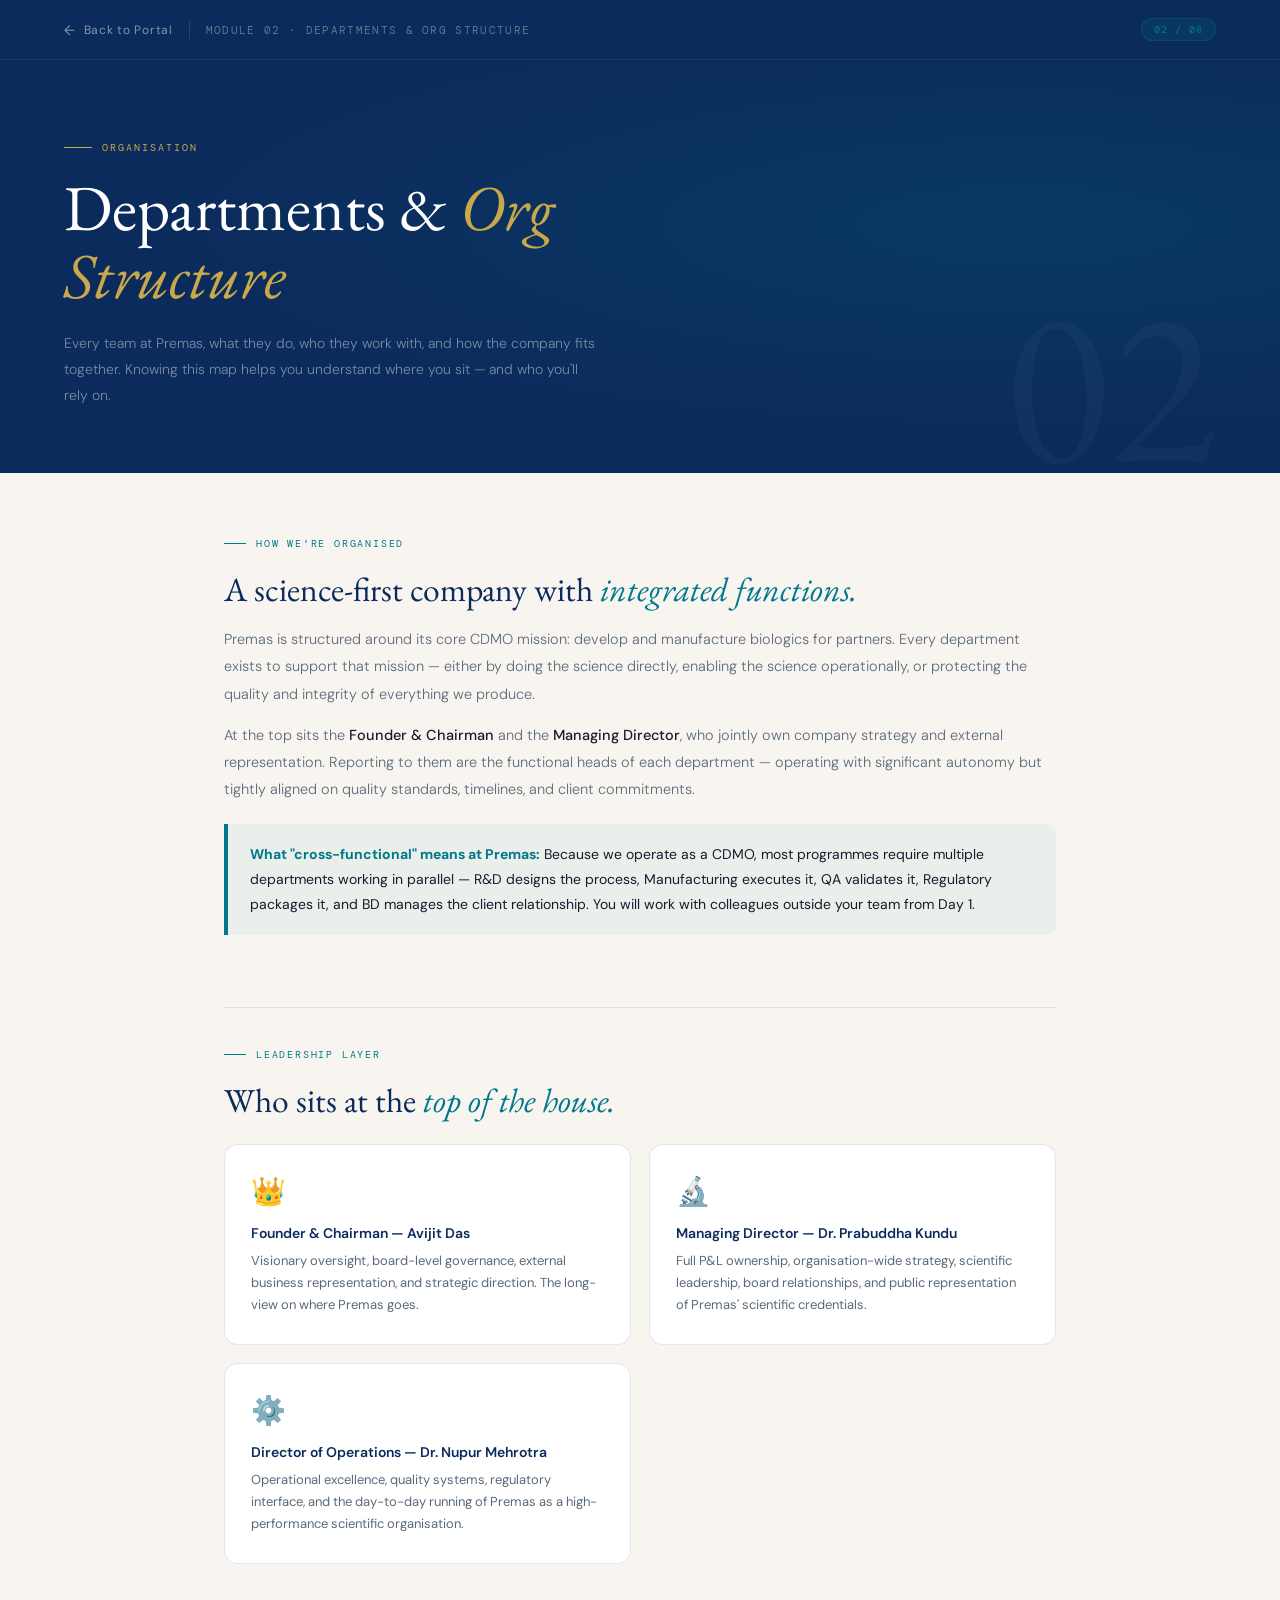
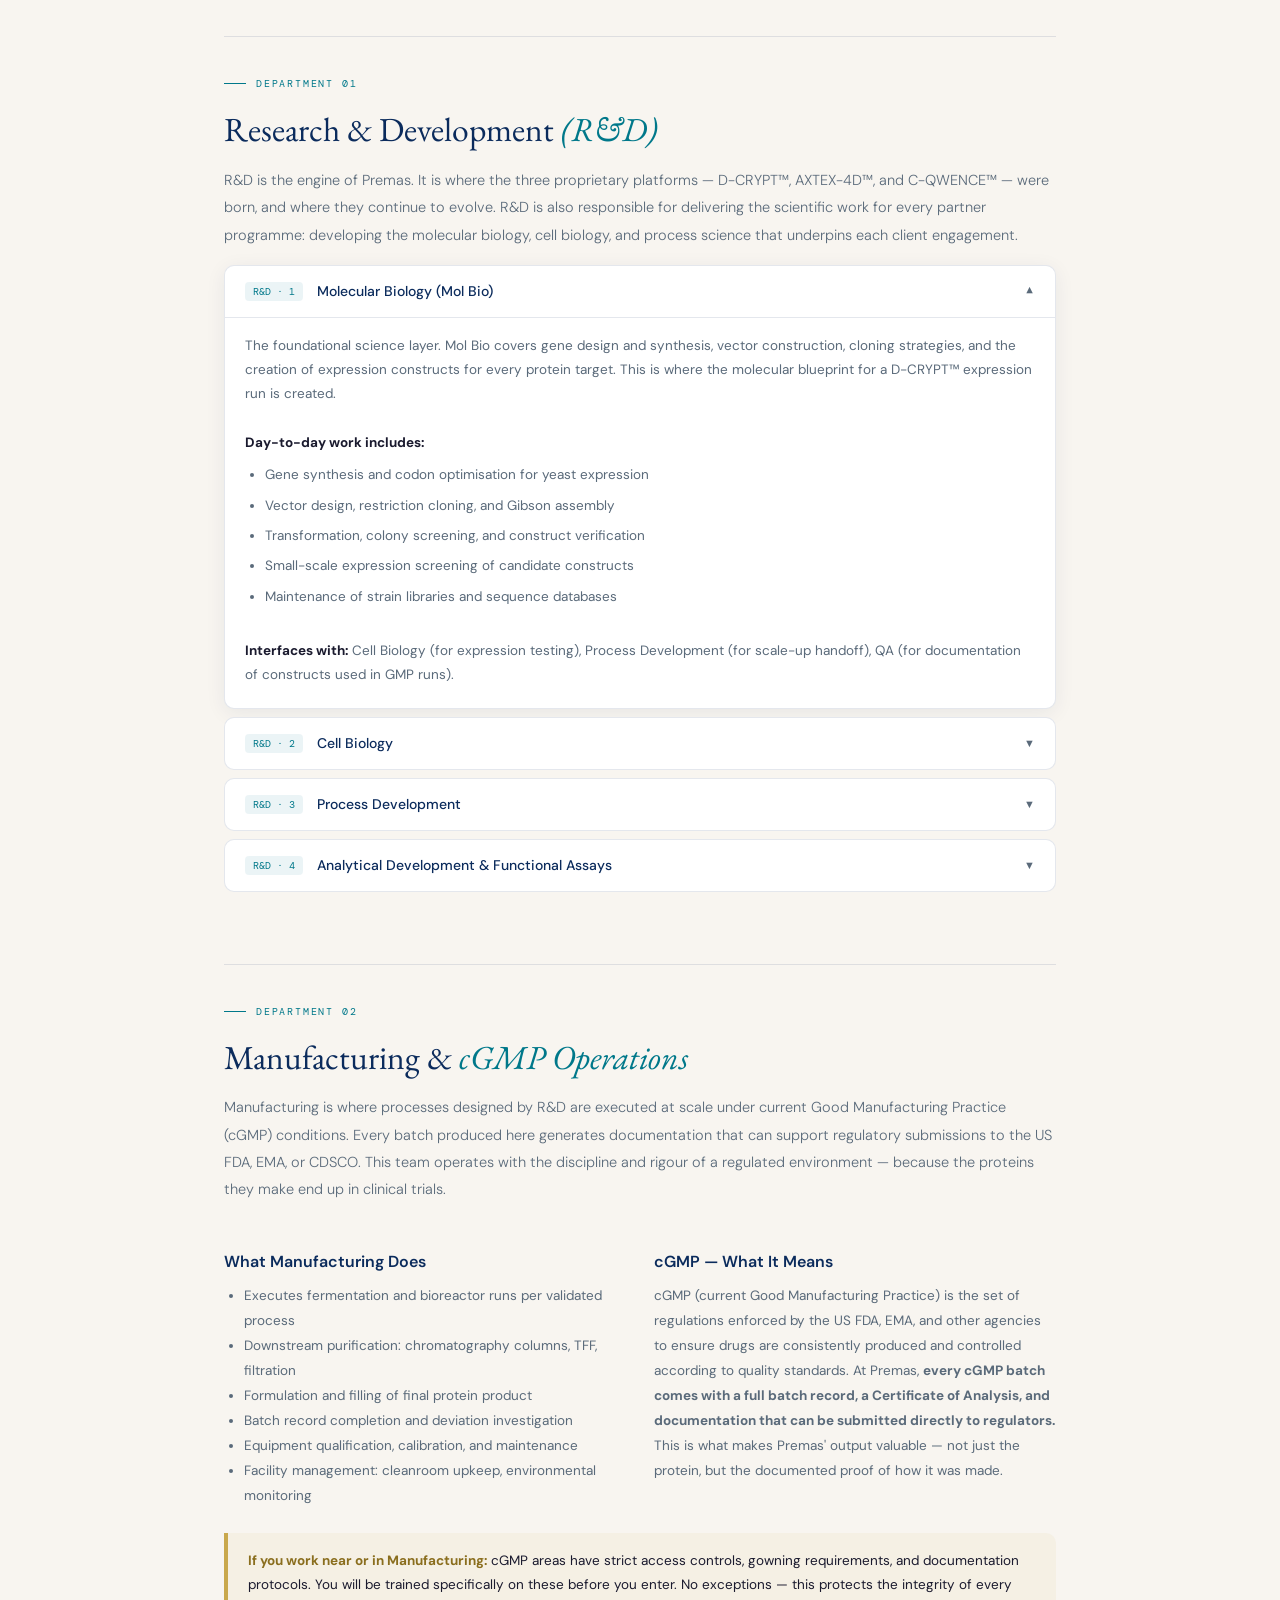
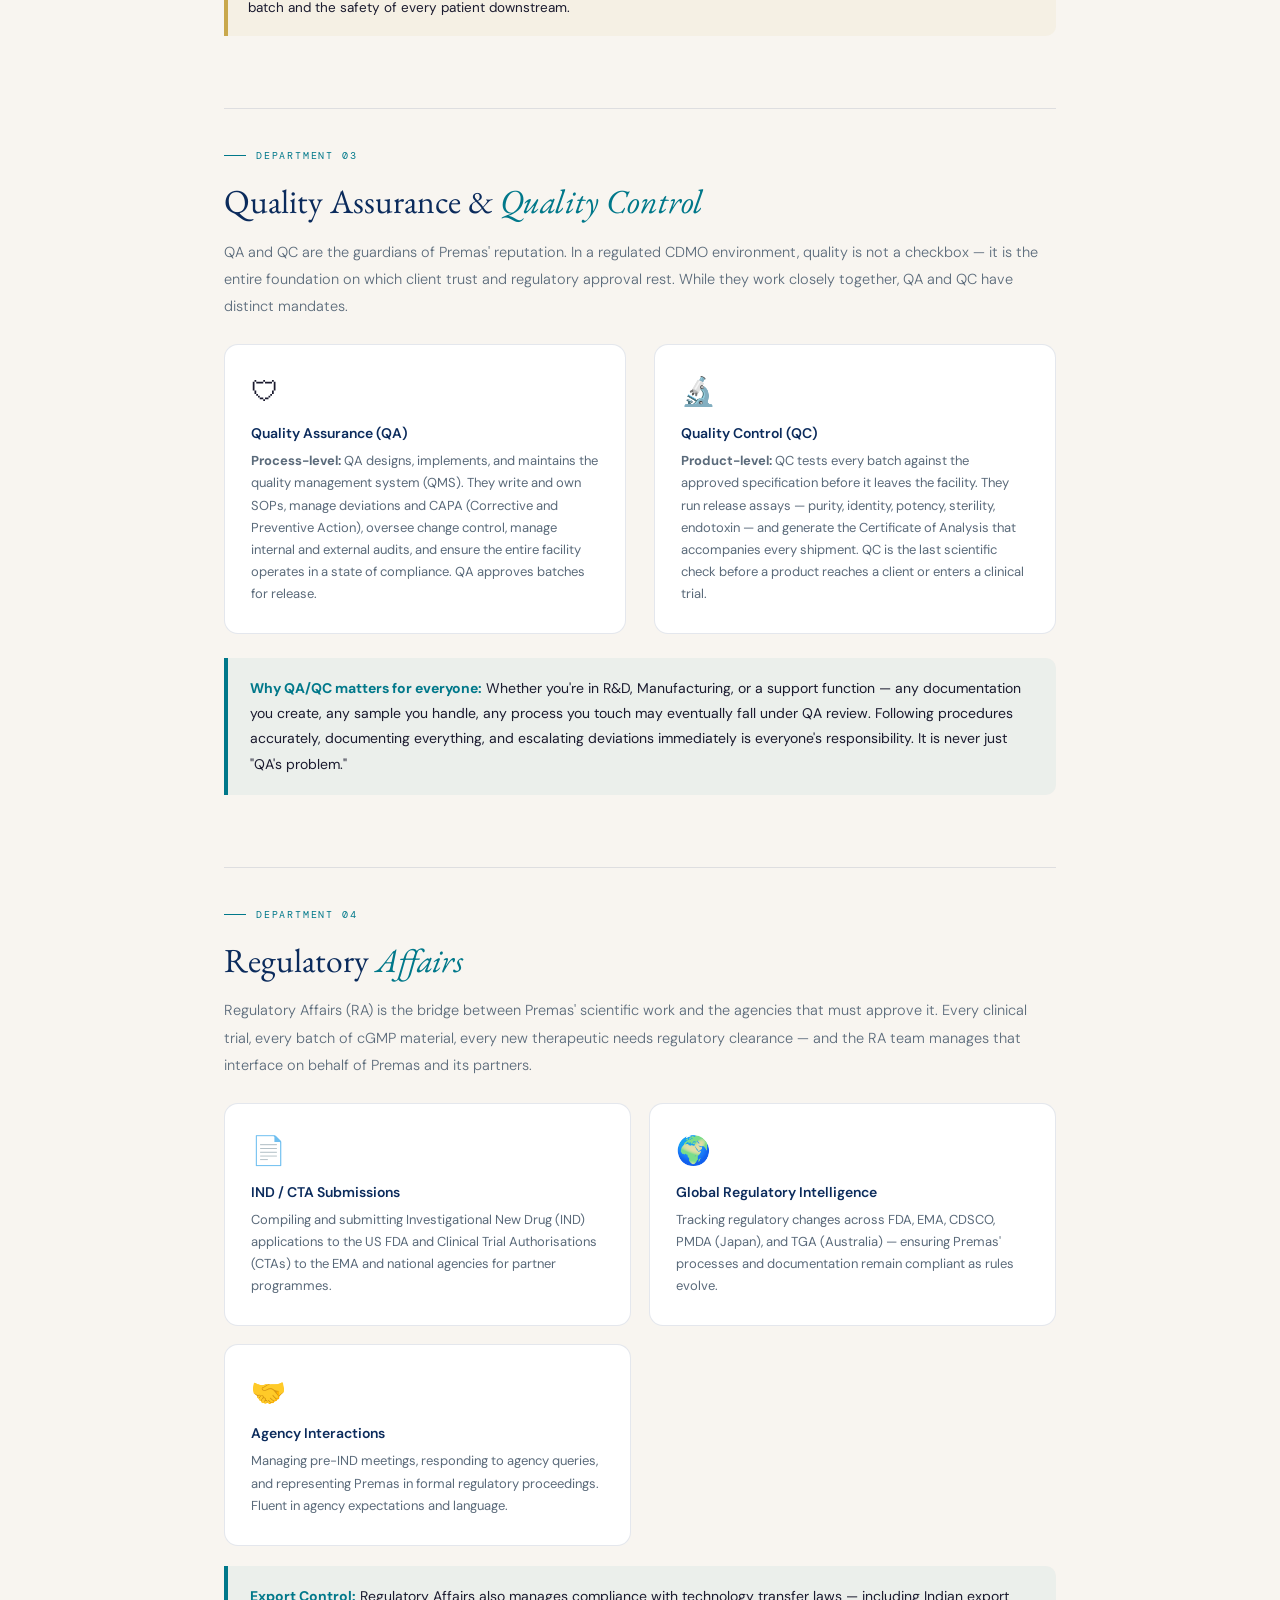
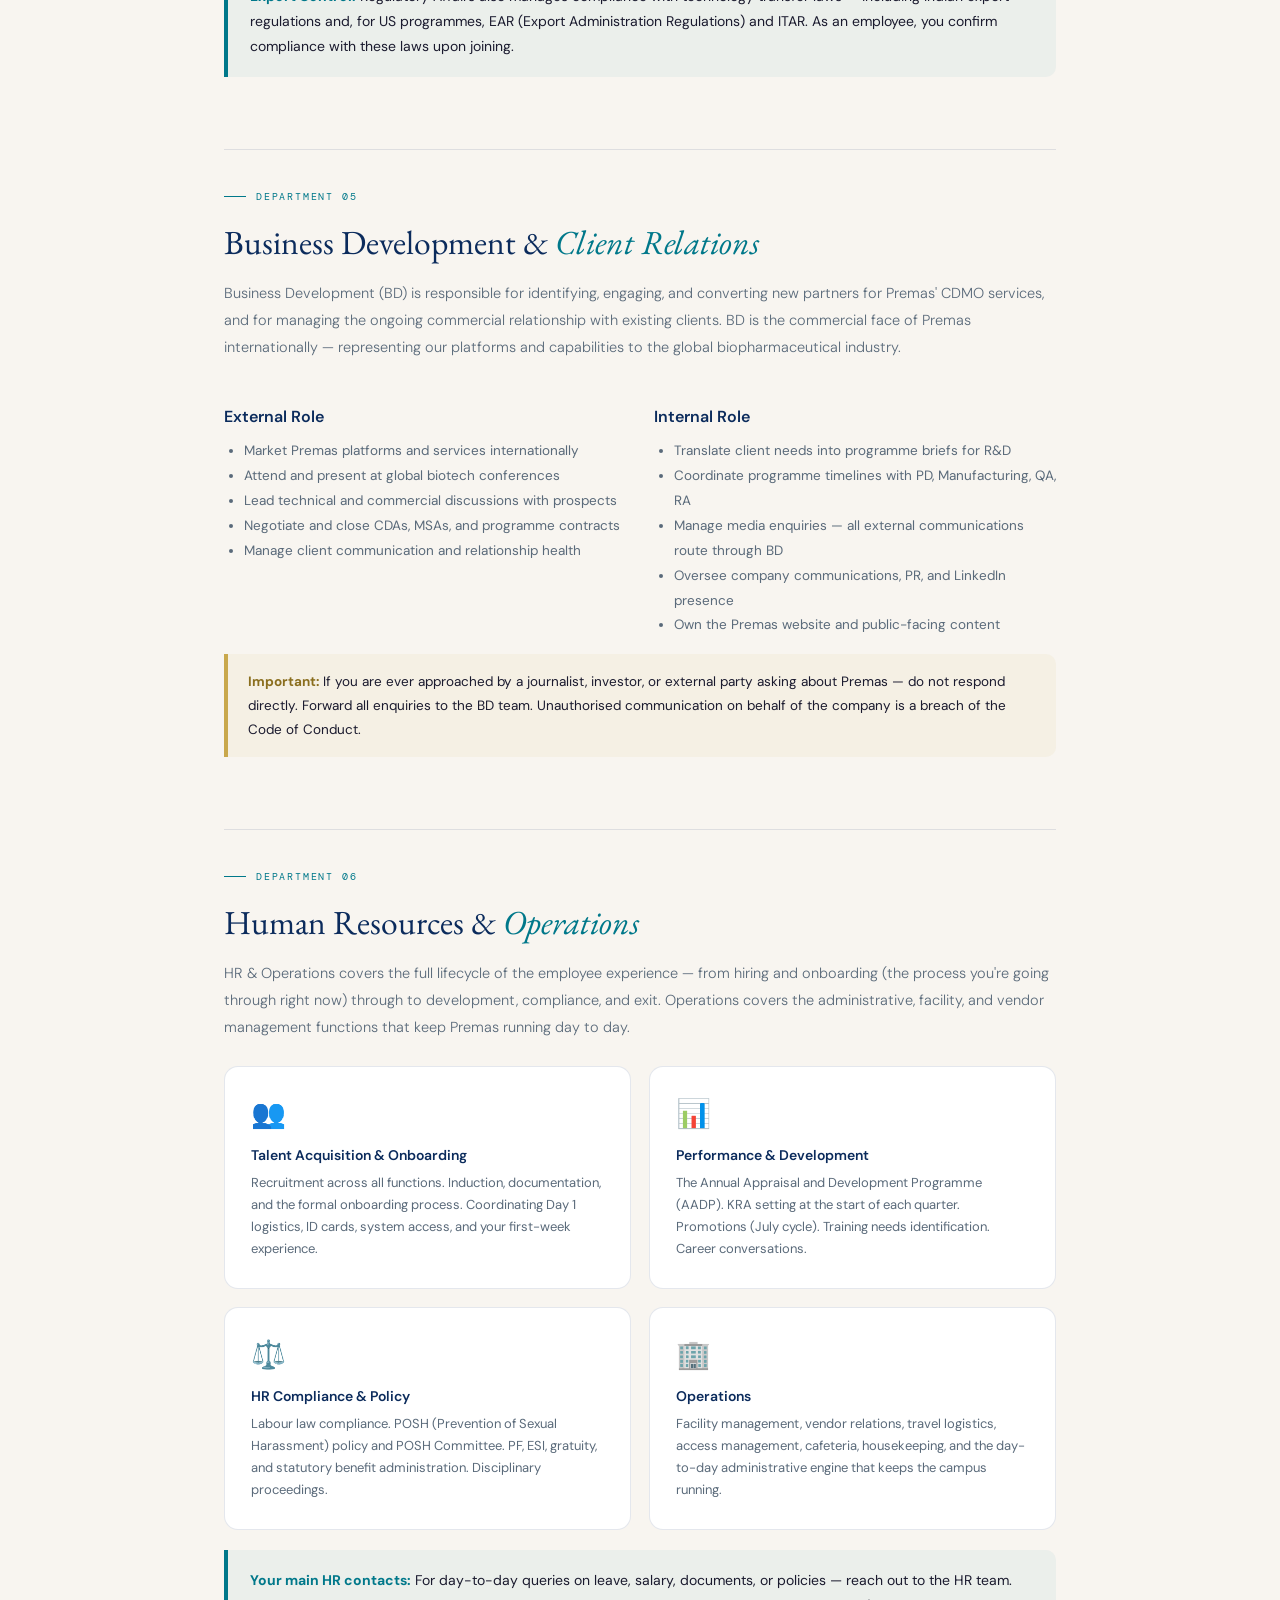
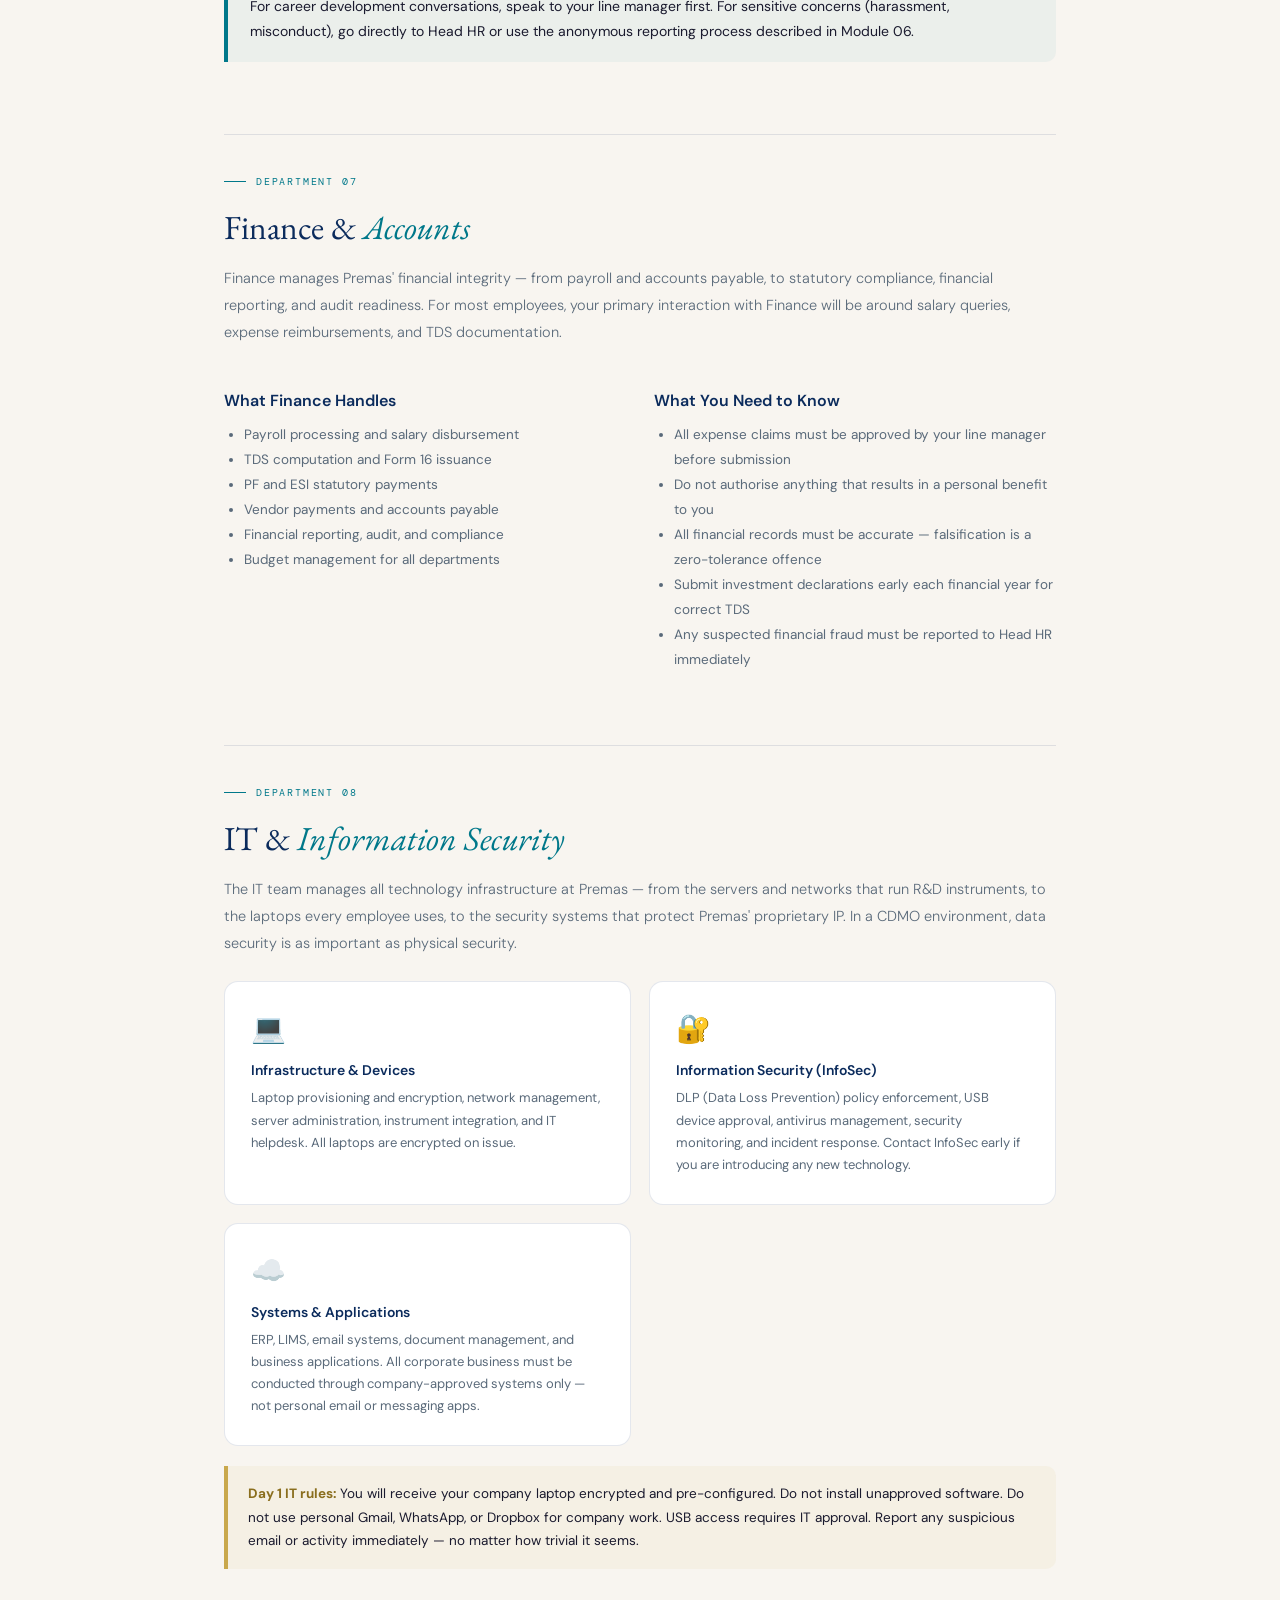
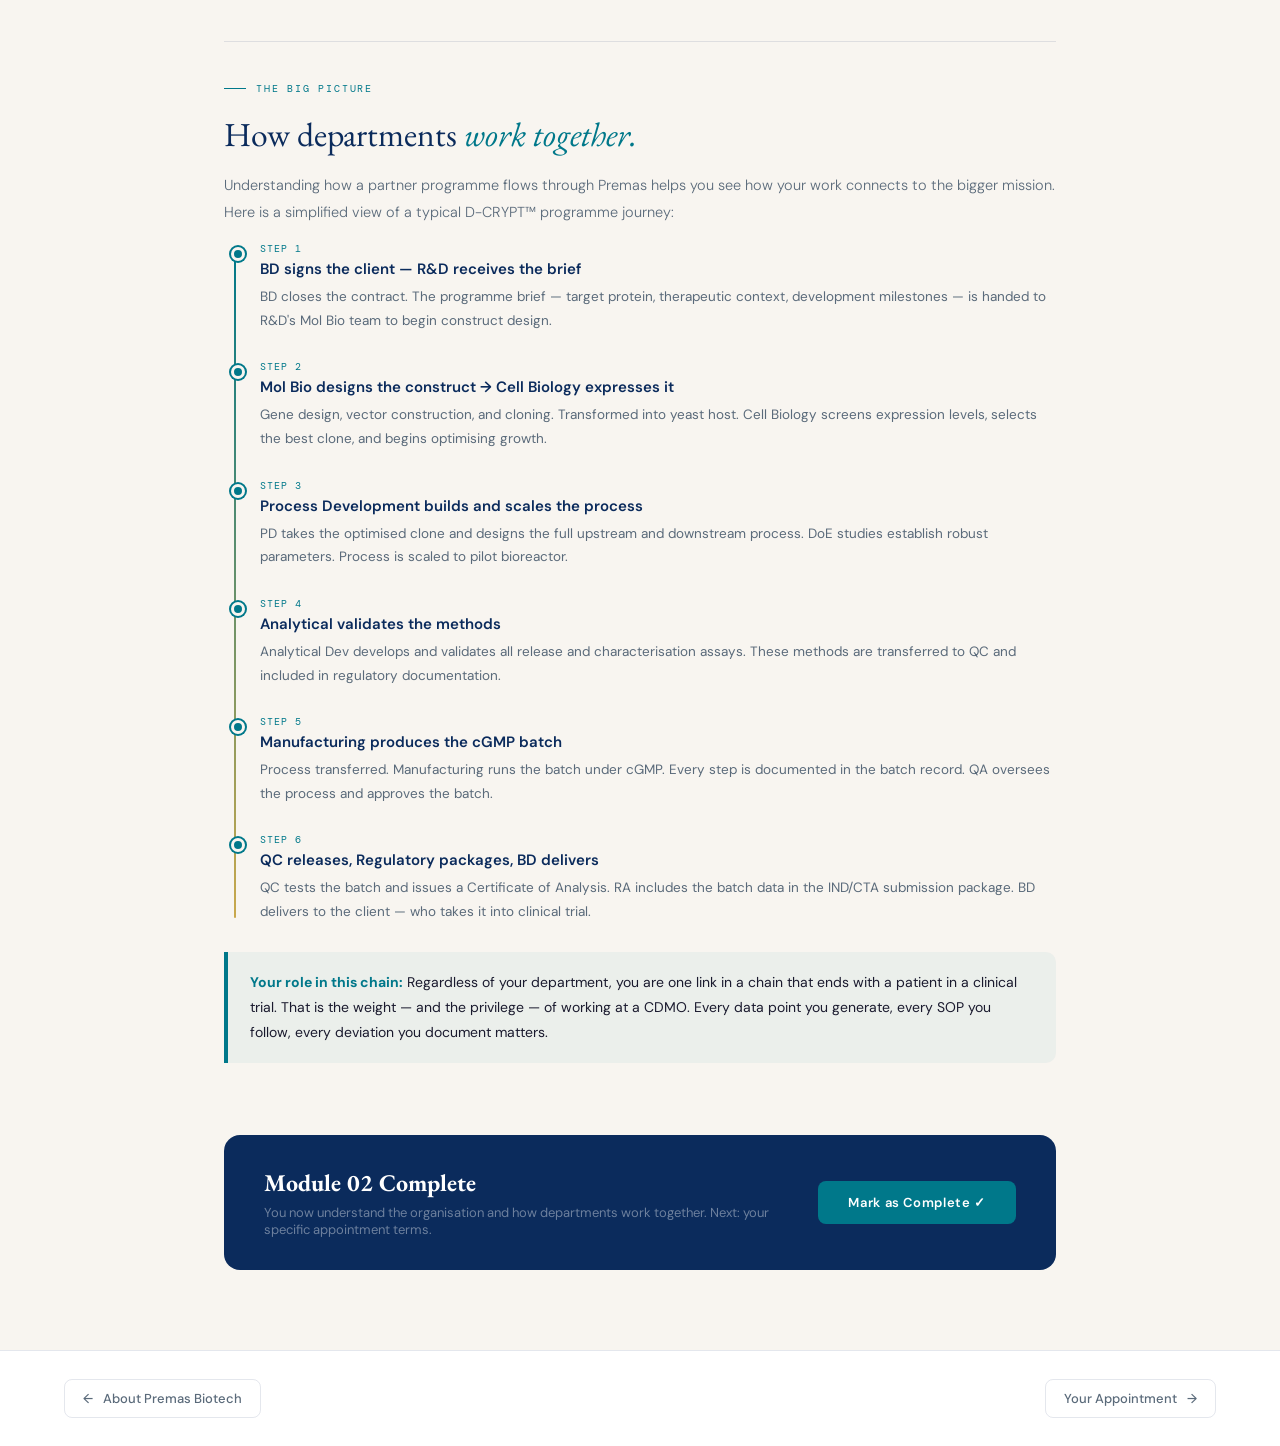
<file: pages/02-departments.html>
<!DOCTYPE html>
<html lang="en">
<head>
<meta charset="UTF-8"/>
<meta name="viewport" content="width=device-width, initial-scale=1.0"/>
<title>02 · Departments & Org Structure</title>
<link rel="stylesheet" href="../shared/style.css"/>
</head>
<body>
<div id="scroll-bar"></div>

<div class="topbar">
  <div class="topbar-left">
    <a href="../index.html" class="back-link">Back to Portal</a>
    <div class="topbar-sep"></div>
    <span class="topbar-title">Module 02 · Departments & Org Structure</span>
  </div>
  <div class="topbar-badge">02 / 08</div>
</div>

<div class="page-hero" data-num="02">
  <div class="page-eyebrow">Organisation</div>
  <h1>Departments &amp; <em>Org Structure</em></h1>
  <p class="page-hero-sub">Every team at Premas, what they do, who they work with, and how the company fits together. Knowing this map helps you understand where you sit — and who you'll rely on.</p>
</div>

<div class="content">

  <!-- ORG OVERVIEW -->
  <div class="section">
    <div class="section-label">How We're Organised</div>
    <h2>A science-first company with <em>integrated functions.</em></h2>
    <p class="body-text">Premas is structured around its core CDMO mission: develop and manufacture biologics for partners. Every department exists to support that mission — either by doing the science directly, enabling the science operationally, or protecting the quality and integrity of everything we produce.</p>
    <p class="body-text">At the top sits the <strong>Founder & Chairman</strong> and the <strong>Managing Director</strong>, who jointly own company strategy and external representation. Reporting to them are the functional heads of each department — operating with significant autonomy but tightly aligned on quality standards, timelines, and client commitments.</p>

    <div class="callout">
      <strong>What "cross-functional" means at Premas:</strong> Because we operate as a CDMO, most programmes require multiple departments working in parallel — R&D designs the process, Manufacturing executes it, QA validates it, Regulatory packages it, and BD manages the client relationship. You will work with colleagues outside your team from Day 1.
    </div>
  </div>

  <div class="divider"></div>

  <!-- LEADERSHIP LAYER -->
  <div class="section">
    <div class="section-label">Leadership Layer</div>
    <h2>Who sits at the <em>top of the house.</em></h2>
    <div class="card-grid">
      <div class="card">
        <div class="card-icon">👑</div>
        <h4>Founder & Chairman — Avijit Das</h4>
        <p>Visionary oversight, board-level governance, external business representation, and strategic direction. The long-view on where Premas goes.</p>
      </div>
      <div class="card">
        <div class="card-icon">🔬</div>
        <h4>Managing Director — Dr. Prabuddha Kundu</h4>
        <p>Full P&L ownership, organisation-wide strategy, scientific leadership, board relationships, and public representation of Premas' scientific credentials.</p>
      </div>
      <div class="card">
        <div class="card-icon">⚙️</div>
        <h4>Director of Operations — Dr. Nupur Mehrotra</h4>
        <p>Operational excellence, quality systems, regulatory interface, and the day-to-day running of Premas as a high-performance scientific organisation.</p>
      </div>
    </div>
  </div>

  <div class="divider"></div>

  <!-- R&D -->
  <div class="section">
    <div class="section-label">Department 01</div>
    <h2>Research &amp; Development <em>(R&amp;D)</em></h2>
    <p class="body-text">R&D is the engine of Premas. It is where the three proprietary platforms — D-CRYPT™, AXTEX-4D™, and C-QWENCE™ — were born, and where they continue to evolve. R&D is also responsible for delivering the scientific work for every partner programme: developing the molecular biology, cell biology, and process science that underpins each client engagement.</p>

    <div class="accordion">
      <div class="acc-item open">
        <div class="acc-header" onclick="toggleAcc(this)">
          <span class="acc-tag">R&D · 1</span>
          <span class="acc-title">Molecular Biology (Mol Bio)</span>
          <span class="acc-arrow">▼</span>
        </div>
        <div class="acc-body">
          <p>The foundational science layer. Mol Bio covers gene design and synthesis, vector construction, cloning strategies, and the creation of expression constructs for every protein target. This is where the molecular blueprint for a D-CRYPT™ expression run is created.</p>
          <br/>
          <strong>Day-to-day work includes:</strong>
          <ul>
            <li>Gene synthesis and codon optimisation for yeast expression</li>
            <li>Vector design, restriction cloning, and Gibson assembly</li>
            <li>Transformation, colony screening, and construct verification</li>
            <li>Small-scale expression screening of candidate constructs</li>
            <li>Maintenance of strain libraries and sequence databases</li>
          </ul>
          <br/>
          <strong>Interfaces with:</strong> Cell Biology (for expression testing), Process Development (for scale-up handoff), QA (for documentation of constructs used in GMP runs).
        </div>
      </div>

      <div class="acc-item">
        <div class="acc-header" onclick="toggleAcc(this)">
          <span class="acc-tag">R&D · 2</span>
          <span class="acc-title">Cell Biology</span>
          <span class="acc-arrow">▼</span>
        </div>
        <div class="acc-body">
          <p>Cell Biology handles the living systems — from yeast and mammalian host cell culture, to the AXTEX-4D™ 3D tissueoid platform, to cell line development for partner programmes. This team translates Mol Bio constructs into actual protein expression.</p>
          <br/>
          <strong>Day-to-day work includes:</strong>
          <ul>
            <li>Host cell maintenance (yeast, CHO, HEK293, insect cells)</li>
            <li>Stable cell line development and banking</li>
            <li>Protein expression screening at small scale</li>
            <li>AXTEX-4D™ 3D culture model construction and maintenance</li>
            <li>Drug sensitivity assays on 3D tumour models</li>
            <li>Cell viability, morphology, and growth characterisation</li>
          </ul>
          <br/>
          <strong>Interfaces with:</strong> Mol Bio (receives constructs), Process Development (hands off optimised cell lines), Analytical (provides samples for characterisation).
        </div>
      </div>

      <div class="acc-item">
        <div class="acc-header" onclick="toggleAcc(this)">
          <span class="acc-tag">R&D · 3</span>
          <span class="acc-title">Process Development</span>
          <span class="acc-arrow">▼</span>
        </div>
        <div class="acc-body">
          <p>Process Development (PD) takes a cell line expressing a target protein and builds a robust, scalable, reproducible manufacturing process around it. This team bridges science and manufacturing — designing the upstream (fermentation/bioreactor) and downstream (purification) steps that will eventually be transferred to cGMP Manufacturing.</p>
          <br/>
          <strong>Day-to-day work includes:</strong>
          <ul>
            <li>Upstream process design: media optimisation, induction conditions, bioreactor parameters</li>
            <li>Downstream development: chromatography, filtration, formulation</li>
            <li>Process robustness and design-of-experiment (DoE) studies</li>
            <li>Scale-up from shake flasks → bench bioreactors → pilot scale</li>
            <li>Process transfer documentation for Manufacturing handoff</li>
          </ul>
          <br/>
          <strong>Interfaces with:</strong> Cell Biology (receives cell lines), Manufacturing (process transfer), Analytical (in-process analytics), Regulatory (process documentation for submissions).
        </div>
      </div>

      <div class="acc-item">
        <div class="acc-header" onclick="toggleAcc(this)">
          <span class="acc-tag">R&D · 4</span>
          <span class="acc-title">Analytical Development & Functional Assays</span>
          <span class="acc-arrow">▼</span>
        </div>
        <div class="acc-body">
          <p>Analytical Development ensures every protein produced by Premas can be fully characterised, tested, and documented to regulatory standards. This team develops and validates the methods that prove a protein is what it is, that it's pure, active, and stable.</p>
          <br/>
          <strong>Day-to-day work includes:</strong>
          <ul>
            <li>Method development: HPLC, SDS-PAGE, Western blot, SEC, IEF, CE</li>
            <li>Identity assays: mass spectrometry, peptide mapping, N-terminal sequencing</li>
            <li>Potency / functional assays: bioassays, ELISA, cell-based assays</li>
            <li>Stability studies (ICH-compliant) for clinical programmes</li>
            <li>Method validation packages for IND/NDA submissions</li>
          </ul>
          <br/>
          <strong>Interfaces with:</strong> Process Development (in-process analytics), QC (method transfer for batch release), Regulatory (method validation documentation).
        </div>
      </div>
    </div>
  </div>

  <div class="divider"></div>

  <!-- MANUFACTURING -->
  <div class="section">
    <div class="section-label">Department 02</div>
    <h2>Manufacturing &amp; <em>cGMP Operations</em></h2>
    <p class="body-text">Manufacturing is where processes designed by R&D are executed at scale under current Good Manufacturing Practice (cGMP) conditions. Every batch produced here generates documentation that can support regulatory submissions to the US FDA, EMA, or CDSCO. This team operates with the discipline and rigour of a regulated environment — because the proteins they make end up in clinical trials.</p>

    <div class="two-col" style="margin-top:24px;">
      <div>
        <h3>What Manufacturing Does</h3>
        <ul style="font-size:13.5px;color:var(--muted);line-height:1.85;padding-left:20px;margin-top:10px;">
          <li>Executes fermentation and bioreactor runs per validated process</li>
          <li>Downstream purification: chromatography columns, TFF, filtration</li>
          <li>Formulation and filling of final protein product</li>
          <li>Batch record completion and deviation investigation</li>
          <li>Equipment qualification, calibration, and maintenance</li>
          <li>Facility management: cleanroom upkeep, environmental monitoring</li>
        </ul>
      </div>
      <div>
        <h3>cGMP — What It Means</h3>
        <p style="font-size:13.5px;color:var(--muted);line-height:1.85;margin-top:10px;">cGMP (current Good Manufacturing Practice) is the set of regulations enforced by the US FDA, EMA, and other agencies to ensure drugs are consistently produced and controlled according to quality standards. At Premas, <strong>every cGMP batch comes with a full batch record, a Certificate of Analysis, and documentation that can be submitted directly to regulators.</strong> This is what makes Premas' output valuable — not just the protein, but the documented proof of how it was made.</p>
      </div>
    </div>

    <div class="warning" style="margin-top:24px;">
      <strong>If you work near or in Manufacturing:</strong> cGMP areas have strict access controls, gowning requirements, and documentation protocols. You will be trained specifically on these before you enter. No exceptions — this protects the integrity of every batch and the safety of every patient downstream.
    </div>
  </div>

  <div class="divider"></div>

  <!-- QA/QC -->
  <div class="section">
    <div class="section-label">Department 03</div>
    <h2>Quality Assurance &amp; <em>Quality Control</em></h2>
    <p class="body-text">QA and QC are the guardians of Premas' reputation. In a regulated CDMO environment, quality is not a checkbox — it is the entire foundation on which client trust and regulatory approval rest. While they work closely together, QA and QC have distinct mandates.</p>

    <div class="two-col" style="margin-top:24px;">
      <div class="card">
        <div class="card-icon">🛡</div>
        <h4>Quality Assurance (QA)</h4>
        <p><strong>Process-level:</strong> QA designs, implements, and maintains the quality management system (QMS). They write and own SOPs, manage deviations and CAPA (Corrective and Preventive Action), oversee change control, manage internal and external audits, and ensure the entire facility operates in a state of compliance. QA approves batches for release.</p>
      </div>
      <div class="card">
        <div class="card-icon">🔬</div>
        <h4>Quality Control (QC)</h4>
        <p><strong>Product-level:</strong> QC tests every batch against the approved specification before it leaves the facility. They run release assays — purity, identity, potency, sterility, endotoxin — and generate the Certificate of Analysis that accompanies every shipment. QC is the last scientific check before a product reaches a client or enters a clinical trial.</p>
      </div>
    </div>

    <div class="callout" style="margin-top:24px;">
      <strong>Why QA/QC matters for everyone:</strong> Whether you're in R&D, Manufacturing, or a support function — any documentation you create, any sample you handle, any process you touch may eventually fall under QA review. Following procedures accurately, documenting everything, and escalating deviations immediately is everyone's responsibility. It is never just "QA's problem."
    </div>
  </div>

  <div class="divider"></div>

  <!-- REGULATORY -->
  <div class="section">
    <div class="section-label">Department 04</div>
    <h2>Regulatory <em>Affairs</em></h2>
    <p class="body-text">Regulatory Affairs (RA) is the bridge between Premas' scientific work and the agencies that must approve it. Every clinical trial, every batch of cGMP material, every new therapeutic needs regulatory clearance — and the RA team manages that interface on behalf of Premas and its partners.</p>

    <div class="card-grid">
      <div class="card">
        <div class="card-icon">📄</div>
        <h4>IND / CTA Submissions</h4>
        <p>Compiling and submitting Investigational New Drug (IND) applications to the US FDA and Clinical Trial Authorisations (CTAs) to the EMA and national agencies for partner programmes.</p>
      </div>
      <div class="card">
        <div class="card-icon">🌍</div>
        <h4>Global Regulatory Intelligence</h4>
        <p>Tracking regulatory changes across FDA, EMA, CDSCO, PMDA (Japan), and TGA (Australia) — ensuring Premas' processes and documentation remain compliant as rules evolve.</p>
      </div>
      <div class="card">
        <div class="card-icon">🤝</div>
        <h4>Agency Interactions</h4>
        <p>Managing pre-IND meetings, responding to agency queries, and representing Premas in formal regulatory proceedings. Fluent in agency expectations and language.</p>
      </div>
    </div>
    <div class="callout" style="margin-top:20px;">
      <strong>Export Control:</strong> Regulatory Affairs also manages compliance with technology transfer laws — including Indian export regulations and, for US programmes, EAR (Export Administration Regulations) and ITAR. As an employee, you confirm compliance with these laws upon joining.
    </div>
  </div>

  <div class="divider"></div>

  <!-- BD -->
  <div class="section">
    <div class="section-label">Department 05</div>
    <h2>Business Development &amp; <em>Client Relations</em></h2>
    <p class="body-text">Business Development (BD) is responsible for identifying, engaging, and converting new partners for Premas' CDMO services, and for managing the ongoing commercial relationship with existing clients. BD is the commercial face of Premas internationally — representing our platforms and capabilities to the global biopharmaceutical industry.</p>

    <div class="two-col" style="margin-top:20px;">
      <div>
        <h3>External Role</h3>
        <ul style="font-size:13.5px;color:var(--muted);line-height:1.85;padding-left:20px;margin-top:10px;">
          <li>Market Premas platforms and services internationally</li>
          <li>Attend and present at global biotech conferences</li>
          <li>Lead technical and commercial discussions with prospects</li>
          <li>Negotiate and close CDAs, MSAs, and programme contracts</li>
          <li>Manage client communication and relationship health</li>
        </ul>
      </div>
      <div>
        <h3>Internal Role</h3>
        <ul style="font-size:13.5px;color:var(--muted);line-height:1.85;padding-left:20px;margin-top:10px;">
          <li>Translate client needs into programme briefs for R&D</li>
          <li>Coordinate programme timelines with PD, Manufacturing, QA, RA</li>
          <li>Manage media enquiries — all external communications route through BD</li>
          <li>Oversee company communications, PR, and LinkedIn presence</li>
          <li>Own the Premas website and public-facing content</li>
        </ul>
      </div>
    </div>
    <div class="warning">
      <strong>Important:</strong> If you are ever approached by a journalist, investor, or external party asking about Premas — do not respond directly. Forward all enquiries to the BD team. Unauthorised communication on behalf of the company is a breach of the Code of Conduct.
    </div>
  </div>

  <div class="divider"></div>

  <!-- HR & OPS -->
  <div class="section">
    <div class="section-label">Department 06</div>
    <h2>Human Resources &amp; <em>Operations</em></h2>
    <p class="body-text">HR & Operations covers the full lifecycle of the employee experience — from hiring and onboarding (the process you're going through right now) through to development, compliance, and exit. Operations covers the administrative, facility, and vendor management functions that keep Premas running day to day.</p>

    <div class="card-grid">
      <div class="card">
        <div class="card-icon">👥</div>
        <h4>Talent Acquisition & Onboarding</h4>
        <p>Recruitment across all functions. Induction, documentation, and the formal onboarding process. Coordinating Day 1 logistics, ID cards, system access, and your first-week experience.</p>
      </div>
      <div class="card">
        <div class="card-icon">📊</div>
        <h4>Performance & Development</h4>
        <p>The Annual Appraisal and Development Programme (AADP). KRA setting at the start of each quarter. Promotions (July cycle). Training needs identification. Career conversations.</p>
      </div>
      <div class="card">
        <div class="card-icon">⚖️</div>
        <h4>HR Compliance & Policy</h4>
        <p>Labour law compliance. POSH (Prevention of Sexual Harassment) policy and POSH Committee. PF, ESI, gratuity, and statutory benefit administration. Disciplinary proceedings.</p>
      </div>
      <div class="card">
        <div class="card-icon">🏢</div>
        <h4>Operations</h4>
        <p>Facility management, vendor relations, travel logistics, access management, cafeteria, housekeeping, and the day-to-day administrative engine that keeps the campus running.</p>
      </div>
    </div>
    <div class="callout" style="margin-top:20px;">
      <strong>Your main HR contacts:</strong> For day-to-day queries on leave, salary, documents, or policies — reach out to the HR team. For career development conversations, speak to your line manager first. For sensitive concerns (harassment, misconduct), go directly to Head HR or use the anonymous reporting process described in Module 06.
    </div>
  </div>

  <div class="divider"></div>

  <!-- FINANCE -->
  <div class="section">
    <div class="section-label">Department 07</div>
    <h2>Finance &amp; <em>Accounts</em></h2>
    <p class="body-text">Finance manages Premas' financial integrity — from payroll and accounts payable, to statutory compliance, financial reporting, and audit readiness. For most employees, your primary interaction with Finance will be around salary queries, expense reimbursements, and TDS documentation.</p>

    <div class="two-col" style="margin-top:20px;">
      <div>
        <h3>What Finance Handles</h3>
        <ul style="font-size:13.5px;color:var(--muted);line-height:1.85;padding-left:20px;margin-top:10px;">
          <li>Payroll processing and salary disbursement</li>
          <li>TDS computation and Form 16 issuance</li>
          <li>PF and ESI statutory payments</li>
          <li>Vendor payments and accounts payable</li>
          <li>Financial reporting, audit, and compliance</li>
          <li>Budget management for all departments</li>
        </ul>
      </div>
      <div>
        <h3>What You Need to Know</h3>
        <ul style="font-size:13.5px;color:var(--muted);line-height:1.85;padding-left:20px;margin-top:10px;">
          <li>All expense claims must be approved by your line manager before submission</li>
          <li>Do not authorise anything that results in a personal benefit to you</li>
          <li>All financial records must be accurate — falsification is a zero-tolerance offence</li>
          <li>Submit investment declarations early each financial year for correct TDS</li>
          <li>Any suspected financial fraud must be reported to Head HR immediately</li>
        </ul>
      </div>
    </div>
  </div>

  <div class="divider"></div>

  <!-- IT -->
  <div class="section">
    <div class="section-label">Department 08</div>
    <h2>IT &amp; <em>Information Security</em></h2>
    <p class="body-text">The IT team manages all technology infrastructure at Premas — from the servers and networks that run R&D instruments, to the laptops every employee uses, to the security systems that protect Premas' proprietary IP. In a CDMO environment, data security is as important as physical security.</p>

    <div class="card-grid">
      <div class="card">
        <div class="card-icon">💻</div>
        <h4>Infrastructure & Devices</h4>
        <p>Laptop provisioning and encryption, network management, server administration, instrument integration, and IT helpdesk. All laptops are encrypted on issue.</p>
      </div>
      <div class="card">
        <div class="card-icon">🔐</div>
        <h4>Information Security (InfoSec)</h4>
        <p>DLP (Data Loss Prevention) policy enforcement, USB device approval, antivirus management, security monitoring, and incident response. Contact InfoSec early if you are introducing any new technology.</p>
      </div>
      <div class="card">
        <div class="card-icon">☁️</div>
        <h4>Systems & Applications</h4>
        <p>ERP, LIMS, email systems, document management, and business applications. All corporate business must be conducted through company-approved systems only — not personal email or messaging apps.</p>
      </div>
    </div>

    <div class="warning" style="margin-top:20px;">
      <strong>Day 1 IT rules:</strong> You will receive your company laptop encrypted and pre-configured. Do not install unapproved software. Do not use personal Gmail, WhatsApp, or Dropbox for company work. USB access requires IT approval. Report any suspicious email or activity immediately — no matter how trivial it seems.
    </div>
  </div>

  <div class="divider"></div>

  <!-- HOW IT ALL FITS -->
  <div class="section">
    <div class="section-label">The Big Picture</div>
    <h2>How departments <em>work together.</em></h2>
    <p class="body-text">Understanding how a partner programme flows through Premas helps you see how your work connects to the bigger mission. Here is a simplified view of a typical D-CRYPT™ programme journey:</p>

    <div class="timeline">
      <div class="tl-item">
        <div class="tl-dot"></div>
        <div class="tl-label">Step 1</div>
        <div class="tl-title">BD signs the client — R&D receives the brief</div>
        <p class="tl-body">BD closes the contract. The programme brief — target protein, therapeutic context, development milestones — is handed to R&D's Mol Bio team to begin construct design.</p>
      </div>
      <div class="tl-item">
        <div class="tl-dot"></div>
        <div class="tl-label">Step 2</div>
        <div class="tl-title">Mol Bio designs the construct → Cell Biology expresses it</div>
        <p class="tl-body">Gene design, vector construction, and cloning. Transformed into yeast host. Cell Biology screens expression levels, selects the best clone, and begins optimising growth.</p>
      </div>
      <div class="tl-item">
        <div class="tl-dot"></div>
        <div class="tl-label">Step 3</div>
        <div class="tl-title">Process Development builds and scales the process</div>
        <p class="tl-body">PD takes the optimised clone and designs the full upstream and downstream process. DoE studies establish robust parameters. Process is scaled to pilot bioreactor.</p>
      </div>
      <div class="tl-item">
        <div class="tl-dot"></div>
        <div class="tl-label">Step 4</div>
        <div class="tl-title">Analytical validates the methods</div>
        <p class="tl-body">Analytical Dev develops and validates all release and characterisation assays. These methods are transferred to QC and included in regulatory documentation.</p>
      </div>
      <div class="tl-item">
        <div class="tl-dot"></div>
        <div class="tl-label">Step 5</div>
        <div class="tl-title">Manufacturing produces the cGMP batch</div>
        <p class="tl-body">Process transferred. Manufacturing runs the batch under cGMP. Every step is documented in the batch record. QA oversees the process and approves the batch.</p>
      </div>
      <div class="tl-item">
        <div class="tl-dot"></div>
        <div class="tl-label">Step 6</div>
        <div class="tl-title">QC releases, Regulatory packages, BD delivers</div>
        <p class="tl-body">QC tests the batch and issues a Certificate of Analysis. RA includes the batch data in the IND/CTA submission package. BD delivers to the client — who takes it into clinical trial.</p>
      </div>
    </div>

    <div class="callout">
      <strong>Your role in this chain:</strong> Regardless of your department, you are one link in a chain that ends with a patient in a clinical trial. That is the weight — and the privilege — of working at a CDMO. Every data point you generate, every SOP you follow, every deviation you document matters.
    </div>
  </div>

  <!-- DONE STRIP -->
  <div class="done-strip">
    <div class="done-strip-text">
      <h3>Module 02 Complete</h3>
      <p>You now understand the organisation and how departments work together. Next: your specific appointment terms.</p>
    </div>
    <button class="done-btn" data-module="mod-02" onclick="markDone('mod-02', this)">Mark as Complete ✓</button>
  </div>

</div>

<div class="page-nav-footer">
  <a href="01-about.html" class="pnf-link pnf-prev">About Premas Biotech</a>
  <a href="03-appointment.html" class="pnf-link pnf-next">Your Appointment</a>
</div>

<script src="../shared/nav.js"></script>
</body>
</html>
</file>
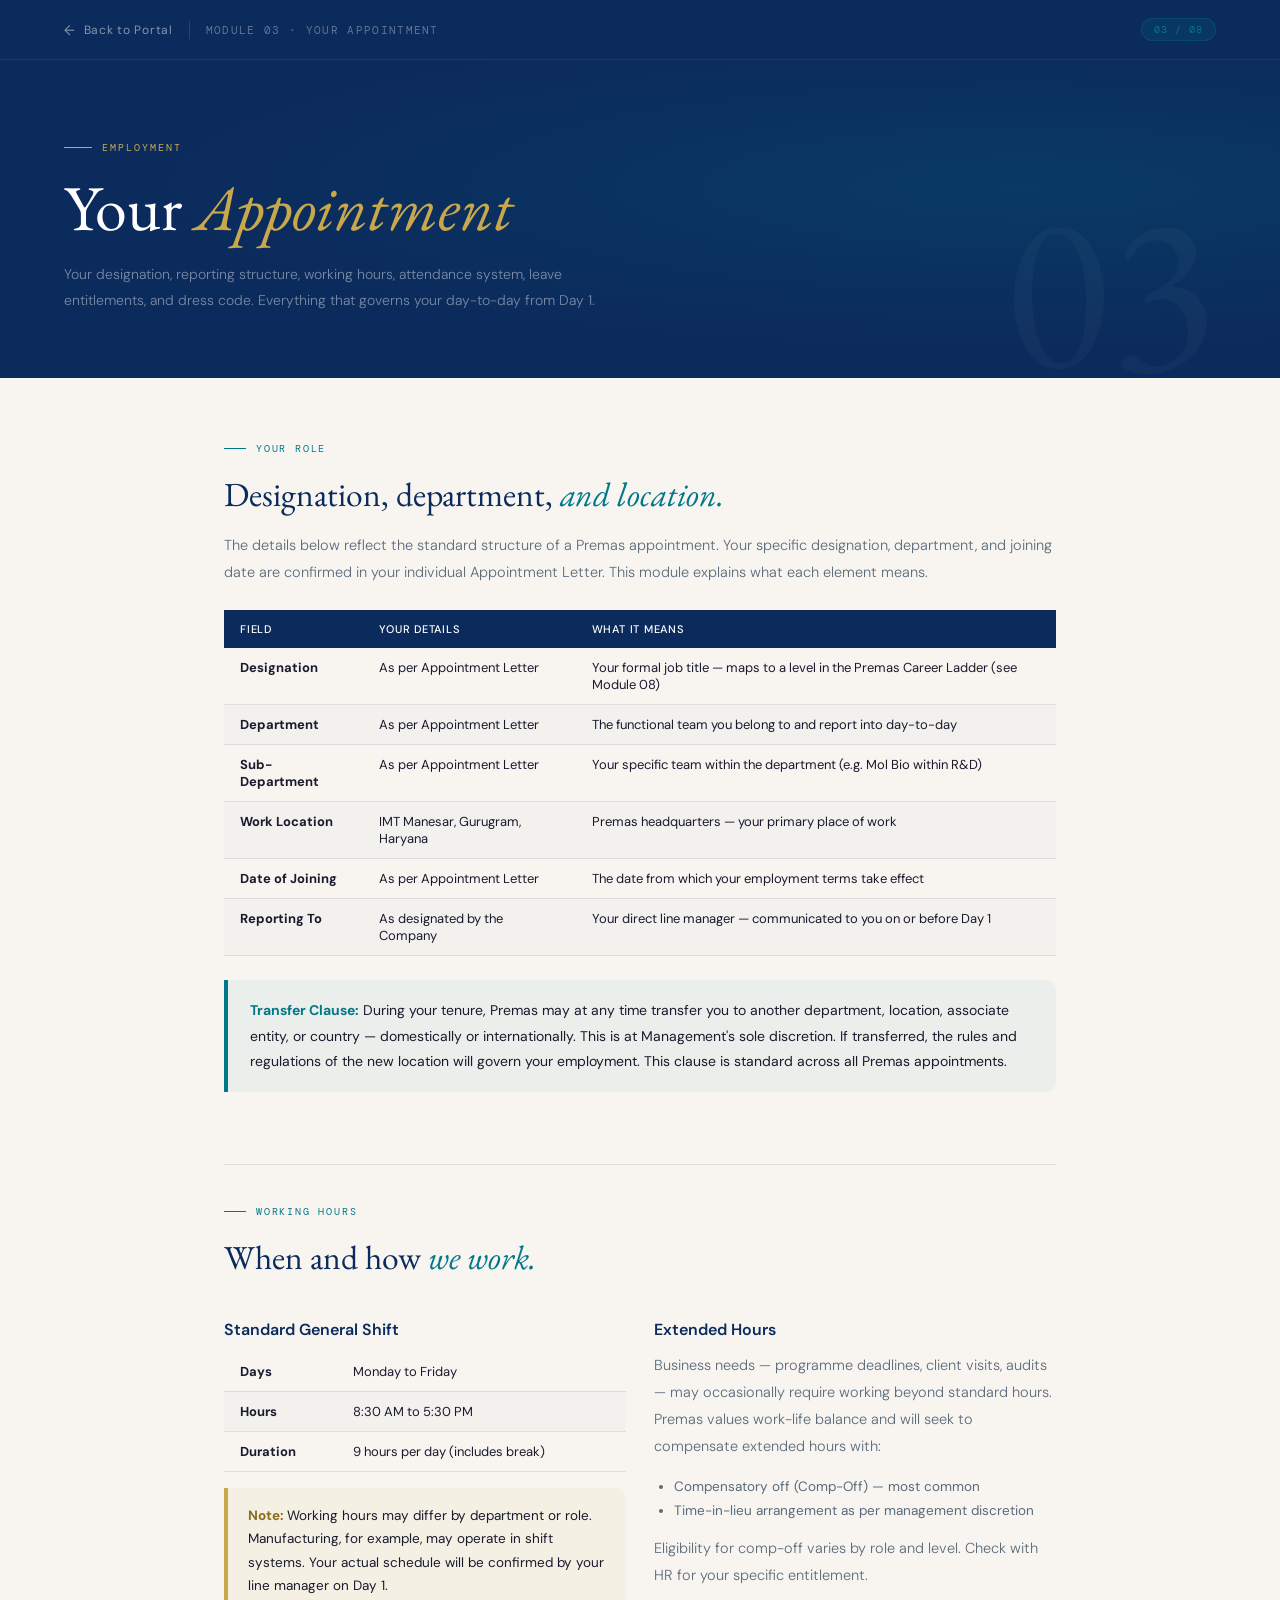
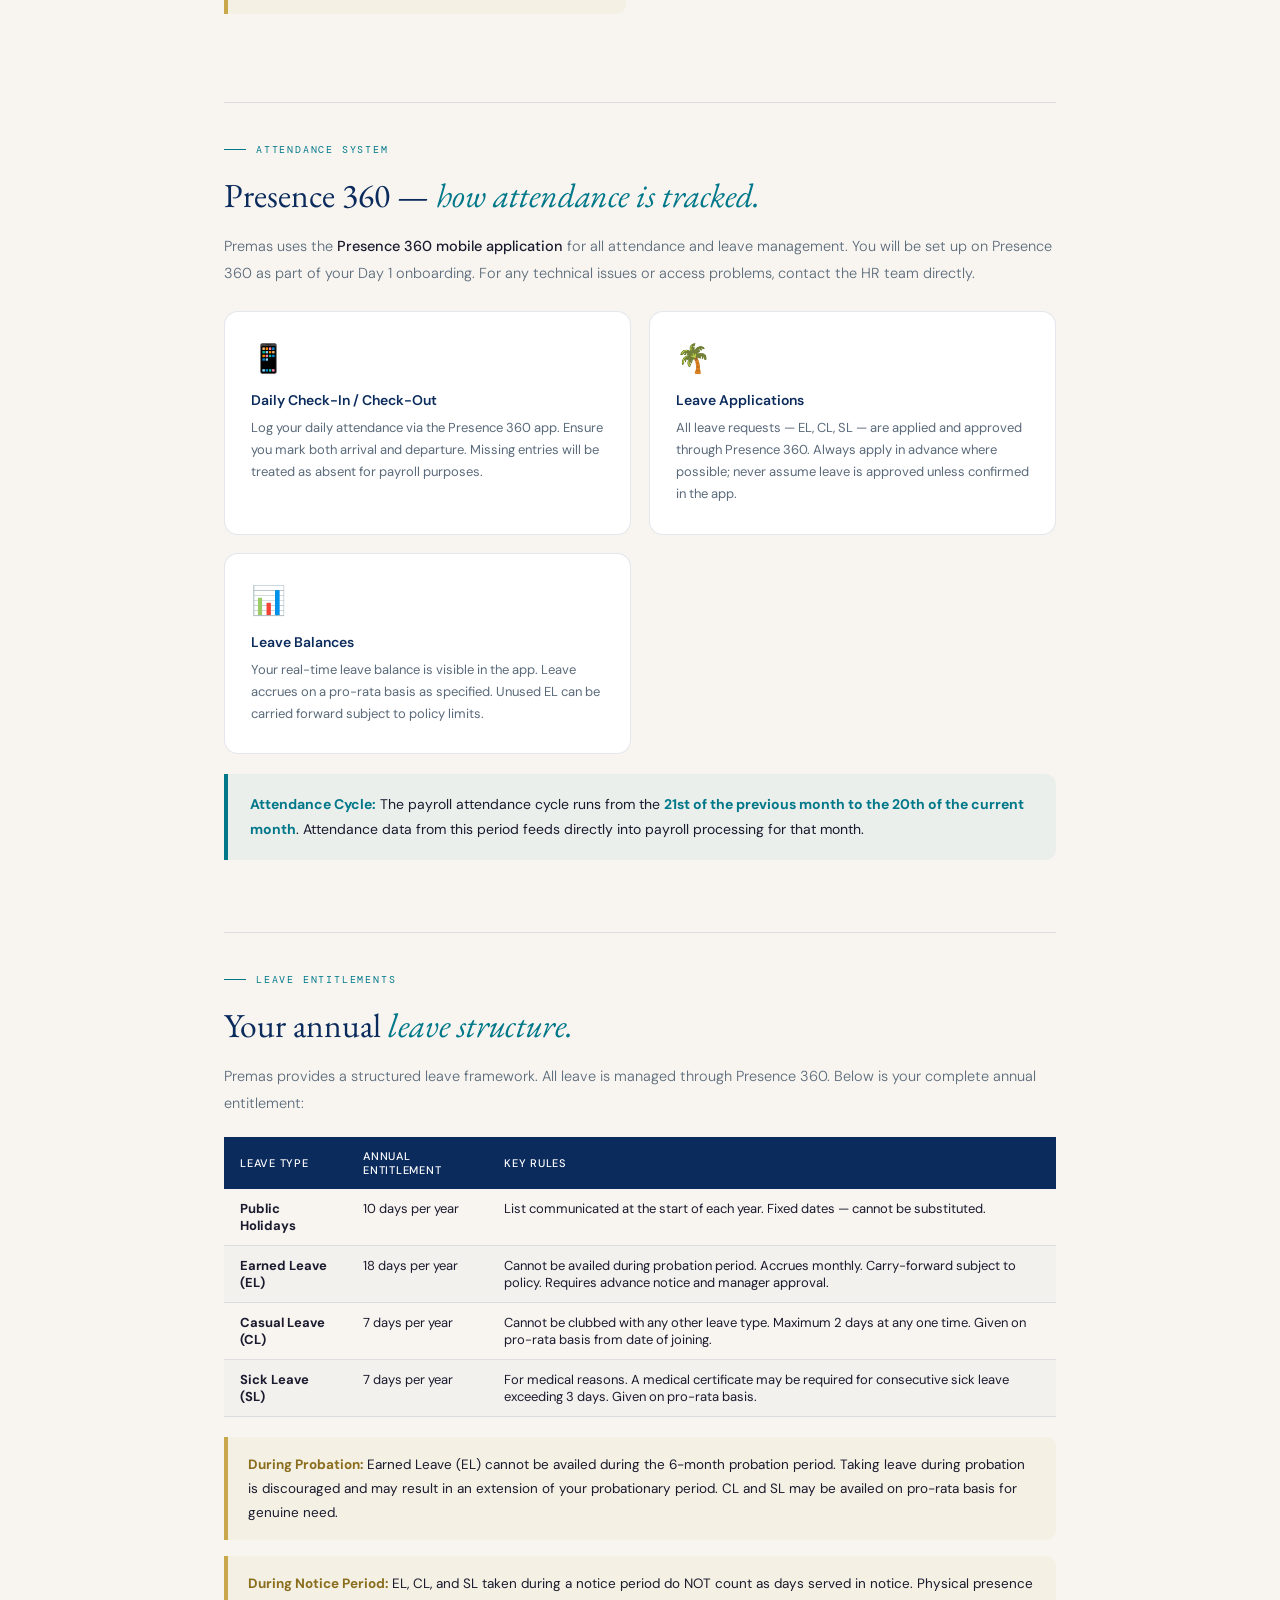
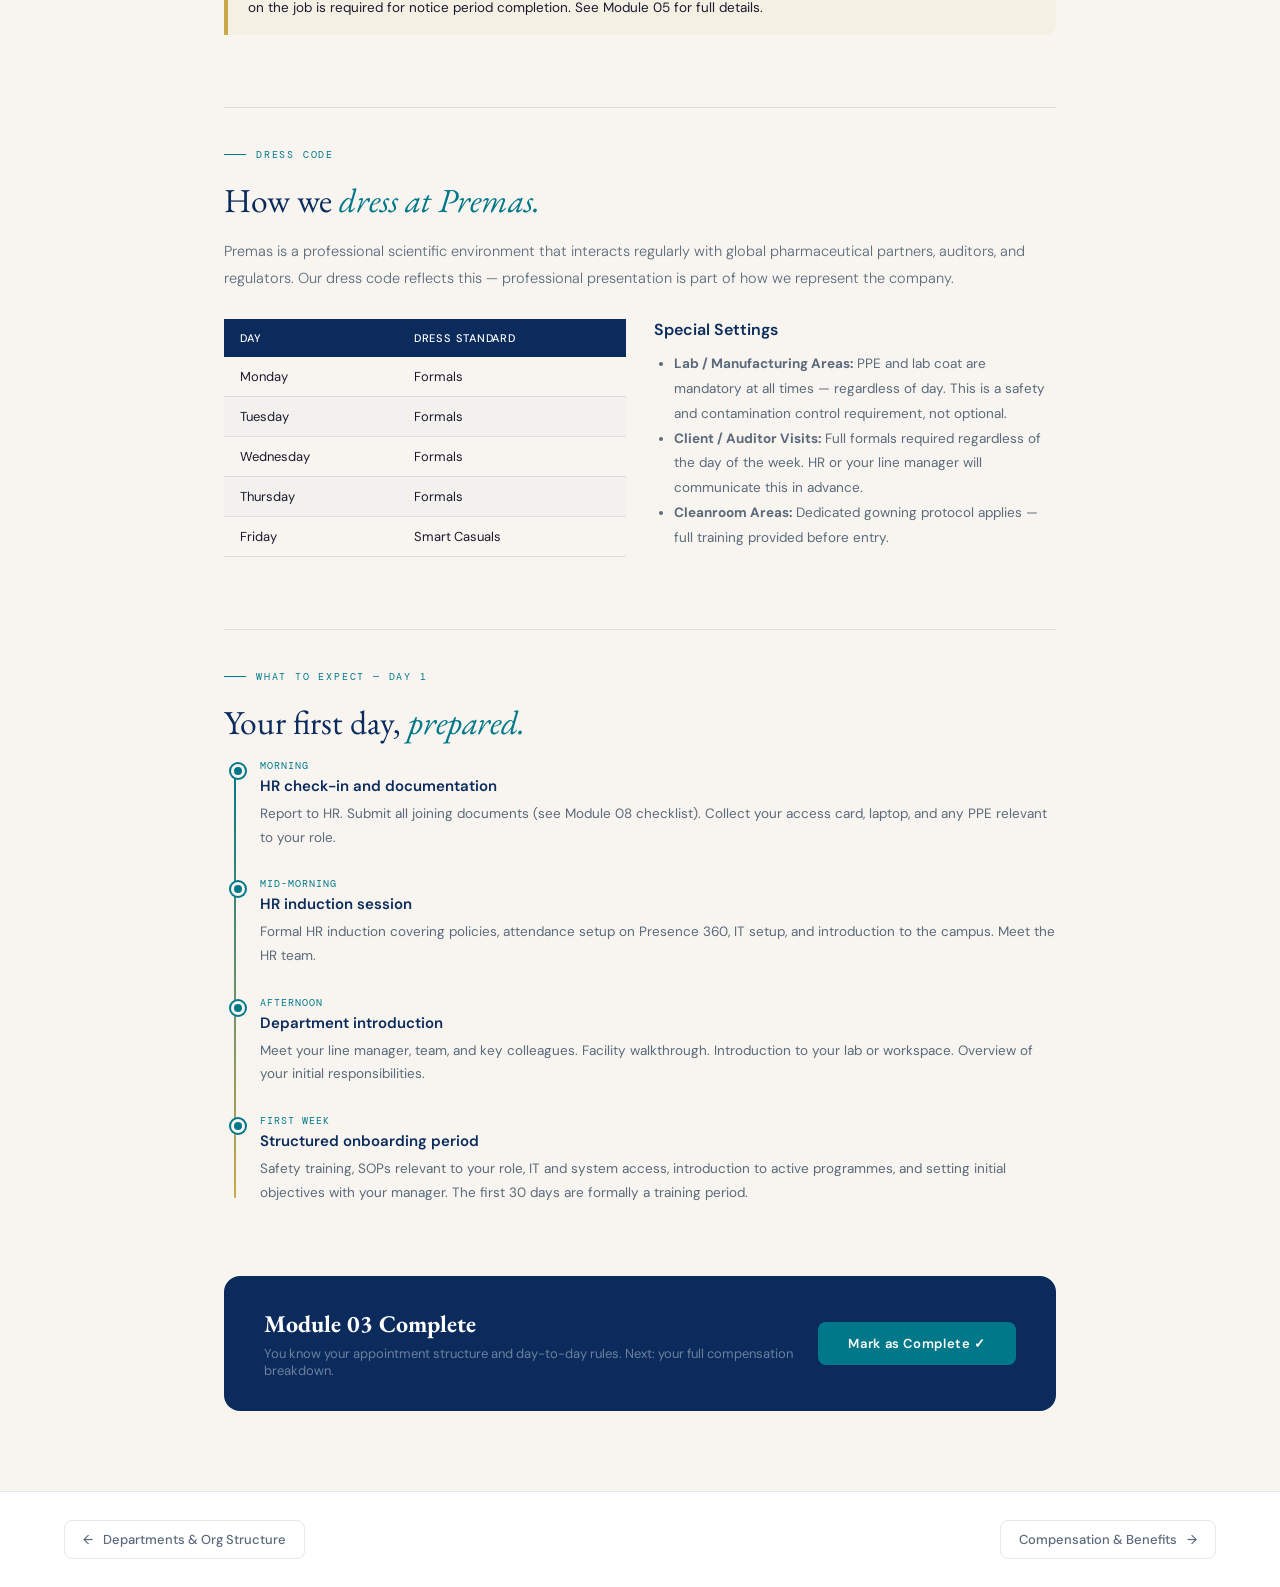
<file: pages/03-appointment.html>
<!DOCTYPE html>
<html lang="en">
<head>
<meta charset="UTF-8"/>
<meta name="viewport" content="width=device-width, initial-scale=1.0"/>
<title>03 · Your Appointment</title>
<link rel="stylesheet" href="../shared/style.css"/>
</head>
<body>
<div id="scroll-bar"></div>
<div class="topbar">
  <div class="topbar-left">
    <a href="../index.html" class="back-link">Back to Portal</a>
    <div class="topbar-sep"></div>
    <span class="topbar-title">Module 03 · Your Appointment</span>
  </div>
  <div class="topbar-badge">03 / 08</div>
</div>

<div class="page-hero" data-num="03">
  <div class="page-eyebrow">Employment</div>
  <h1>Your <em>Appointment</em></h1>
  <p class="page-hero-sub">Your designation, reporting structure, working hours, attendance system, leave entitlements, and dress code. Everything that governs your day-to-day from Day 1.</p>
</div>

<div class="content">

  <div class="section">
    <div class="section-label">Your Role</div>
    <h2>Designation, department, <em>and location.</em></h2>
    <p class="body-text">The details below reflect the standard structure of a Premas appointment. Your specific designation, department, and joining date are confirmed in your individual Appointment Letter. This module explains what each element means.</p>

    <table class="data-table" style="margin-top:24px;">
      <thead><tr><th>Field</th><th>Your Details</th><th>What It Means</th></tr></thead>
      <tbody>
        <tr><td><strong>Designation</strong></td><td>As per Appointment Letter</td><td>Your formal job title — maps to a level in the Premas Career Ladder (see Module 08)</td></tr>
        <tr><td><strong>Department</strong></td><td>As per Appointment Letter</td><td>The functional team you belong to and report into day-to-day</td></tr>
        <tr><td><strong>Sub-Department</strong></td><td>As per Appointment Letter</td><td>Your specific team within the department (e.g. Mol Bio within R&D)</td></tr>
        <tr><td><strong>Work Location</strong></td><td>IMT Manesar, Gurugram, Haryana</td><td>Premas headquarters — your primary place of work</td></tr>
        <tr><td><strong>Date of Joining</strong></td><td>As per Appointment Letter</td><td>The date from which your employment terms take effect</td></tr>
        <tr><td><strong>Reporting To</strong></td><td>As designated by the Company</td><td>Your direct line manager — communicated to you on or before Day 1</td></tr>
      </tbody>
    </table>

    <div class="callout" style="margin-top:24px;">
      <strong>Transfer Clause:</strong> During your tenure, Premas may at any time transfer you to another department, location, associate entity, or country — domestically or internationally. This is at Management's sole discretion. If transferred, the rules and regulations of the new location will govern your employment. This clause is standard across all Premas appointments.
    </div>
  </div>

  <div class="divider"></div>

  <div class="section">
    <div class="section-label">Working Hours</div>
    <h2>When and how <em>we work.</em></h2>

    <div class="two-col">
      <div>
        <h3>Standard General Shift</h3>
        <table class="data-table" style="margin-top:12px;">
          <tbody>
            <tr><td><strong>Days</strong></td><td>Monday to Friday</td></tr>
            <tr><td><strong>Hours</strong></td><td>8:30 AM to 5:30 PM</td></tr>
            <tr><td><strong>Duration</strong></td><td>9 hours per day (includes break)</td></tr>
          </tbody>
        </table>
        <div class="warning" style="margin-top:16px;">
          <strong>Note:</strong> Working hours may differ by department or role. Manufacturing, for example, may operate in shift systems. Your actual schedule will be confirmed by your line manager on Day 1.
        </div>
      </div>
      <div>
        <h3>Extended Hours</h3>
        <p class="body-text">Business needs — programme deadlines, client visits, audits — may occasionally require working beyond standard hours. Premas values work-life balance and will seek to compensate extended hours with:</p>
        <ul style="font-size:13.5px;color:var(--muted);line-height:1.8;padding-left:20px;margin-top:8px;">
          <li>Compensatory off (Comp-Off) — most common</li>
          <li>Time-in-lieu arrangement as per management discretion</li>
        </ul>
        <p class="body-text" style="margin-top:12px;">Eligibility for comp-off varies by role and level. Check with HR for your specific entitlement.</p>
      </div>
    </div>
  </div>

  <div class="divider"></div>

  <div class="section">
    <div class="section-label">Attendance System</div>
    <h2>Presence 360 — <em>how attendance is tracked.</em></h2>
    <p class="body-text">Premas uses the <strong>Presence 360 mobile application</strong> for all attendance and leave management. You will be set up on Presence 360 as part of your Day 1 onboarding. For any technical issues or access problems, contact the HR team directly.</p>

    <div class="card-grid">
      <div class="card">
        <div class="card-icon">📱</div>
        <h4>Daily Check-In / Check-Out</h4>
        <p>Log your daily attendance via the Presence 360 app. Ensure you mark both arrival and departure. Missing entries will be treated as absent for payroll purposes.</p>
      </div>
      <div class="card">
        <div class="card-icon">🌴</div>
        <h4>Leave Applications</h4>
        <p>All leave requests — EL, CL, SL — are applied and approved through Presence 360. Always apply in advance where possible; never assume leave is approved unless confirmed in the app.</p>
      </div>
      <div class="card">
        <div class="card-icon">📊</div>
        <h4>Leave Balances</h4>
        <p>Your real-time leave balance is visible in the app. Leave accrues on a pro-rata basis as specified. Unused EL can be carried forward subject to policy limits.</p>
      </div>
    </div>

    <div class="callout" style="margin-top:20px;">
      <strong>Attendance Cycle:</strong> The payroll attendance cycle runs from the <strong>21st of the previous month to the 20th of the current month</strong>. Attendance data from this period feeds directly into payroll processing for that month.
    </div>
  </div>

  <div class="divider"></div>

  <div class="section">
    <div class="section-label">Leave Entitlements</div>
    <h2>Your annual <em>leave structure.</em></h2>
    <p class="body-text">Premas provides a structured leave framework. All leave is managed through Presence 360. Below is your complete annual entitlement:</p>

    <table class="data-table" style="margin-top:20px;">
      <thead>
        <tr><th>Leave Type</th><th>Annual Entitlement</th><th>Key Rules</th></tr>
      </thead>
      <tbody>
        <tr>
          <td><strong>Public Holidays</strong></td>
          <td>10 days per year</td>
          <td>List communicated at the start of each year. Fixed dates — cannot be substituted.</td>
        </tr>
        <tr>
          <td><strong>Earned Leave (EL)</strong></td>
          <td>18 days per year</td>
          <td>Cannot be availed during probation period. Accrues monthly. Carry-forward subject to policy. Requires advance notice and manager approval.</td>
        </tr>
        <tr>
          <td><strong>Casual Leave (CL)</strong></td>
          <td>7 days per year</td>
          <td>Cannot be clubbed with any other leave type. Maximum 2 days at any one time. Given on pro-rata basis from date of joining.</td>
        </tr>
        <tr>
          <td><strong>Sick Leave (SL)</strong></td>
          <td>7 days per year</td>
          <td>For medical reasons. A medical certificate may be required for consecutive sick leave exceeding 3 days. Given on pro-rata basis.</td>
        </tr>
      </tbody>
    </table>

    <div class="warning" style="margin-top:20px;">
      <strong>During Probation:</strong> Earned Leave (EL) cannot be availed during the 6-month probation period. Taking leave during probation is discouraged and may result in an extension of your probationary period. CL and SL may be availed on pro-rata basis for genuine need.
    </div>
    <div class="warning">
      <strong>During Notice Period:</strong> EL, CL, and SL taken during a notice period do NOT count as days served in notice. Physical presence on the job is required for notice period completion. See Module 05 for full details.
    </div>
  </div>

  <div class="divider"></div>

  <div class="section">
    <div class="section-label">Dress Code</div>
    <h2>How we <em>dress at Premas.</em></h2>
    <p class="body-text">Premas is a professional scientific environment that interacts regularly with global pharmaceutical partners, auditors, and regulators. Our dress code reflects this — professional presentation is part of how we represent the company.</p>

    <div class="two-col">
      <div>
        <table class="data-table" style="margin-top:12px;">
          <thead><tr><th>Day</th><th>Dress Standard</th></tr></thead>
          <tbody>
            <tr><td>Monday</td><td>Formals</td></tr>
            <tr><td>Tuesday</td><td>Formals</td></tr>
            <tr><td>Wednesday</td><td>Formals</td></tr>
            <tr><td>Thursday</td><td>Formals</td></tr>
            <tr><td>Friday</td><td>Smart Casuals</td></tr>
          </tbody>
        </table>
      </div>
      <div>
        <h3 style="margin-top:12px;">Special Settings</h3>
        <ul style="font-size:13.5px;color:var(--muted);line-height:1.85;padding-left:20px;margin-top:10px;">
          <li><strong>Lab / Manufacturing Areas:</strong> PPE and lab coat are mandatory at all times — regardless of day. This is a safety and contamination control requirement, not optional.</li>
          <li><strong>Client / Auditor Visits:</strong> Full formals required regardless of the day of the week. HR or your line manager will communicate this in advance.</li>
          <li><strong>Cleanroom Areas:</strong> Dedicated gowning protocol applies — full training provided before entry.</li>
        </ul>
      </div>
    </div>
  </div>

  <div class="divider"></div>

  <div class="section">
    <div class="section-label">What to Expect — Day 1</div>
    <h2>Your first day, <em>prepared.</em></h2>
    <div class="timeline">
      <div class="tl-item">
        <div class="tl-dot"></div>
        <div class="tl-label">Morning</div>
        <div class="tl-title">HR check-in and documentation</div>
        <p class="tl-body">Report to HR. Submit all joining documents (see Module 08 checklist). Collect your access card, laptop, and any PPE relevant to your role.</p>
      </div>
      <div class="tl-item">
        <div class="tl-dot"></div>
        <div class="tl-label">Mid-Morning</div>
        <div class="tl-title">HR induction session</div>
        <p class="tl-body">Formal HR induction covering policies, attendance setup on Presence 360, IT setup, and introduction to the campus. Meet the HR team.</p>
      </div>
      <div class="tl-item">
        <div class="tl-dot"></div>
        <div class="tl-label">Afternoon</div>
        <div class="tl-title">Department introduction</div>
        <p class="tl-body">Meet your line manager, team, and key colleagues. Facility walkthrough. Introduction to your lab or workspace. Overview of your initial responsibilities.</p>
      </div>
      <div class="tl-item">
        <div class="tl-dot"></div>
        <div class="tl-label">First Week</div>
        <div class="tl-title">Structured onboarding period</div>
        <p class="tl-body">Safety training, SOPs relevant to your role, IT and system access, introduction to active programmes, and setting initial objectives with your manager. The first 30 days are formally a training period.</p>
      </div>
    </div>
  </div>

  <div class="done-strip">
    <div class="done-strip-text">
      <h3>Module 03 Complete</h3>
      <p>You know your appointment structure and day-to-day rules. Next: your full compensation breakdown.</p>
    </div>
    <button class="done-btn" data-module="mod-03" onclick="markDone('mod-03', this)">Mark as Complete ✓</button>
  </div>
</div>

<div class="page-nav-footer">
  <a href="02-departments.html" class="pnf-link pnf-prev">Departments & Org Structure</a>
  <a href="04-compensation.html" class="pnf-link pnf-next">Compensation & Benefits</a>
</div>
<script src="../shared/nav.js"></script>
</body>
</html>
</file>
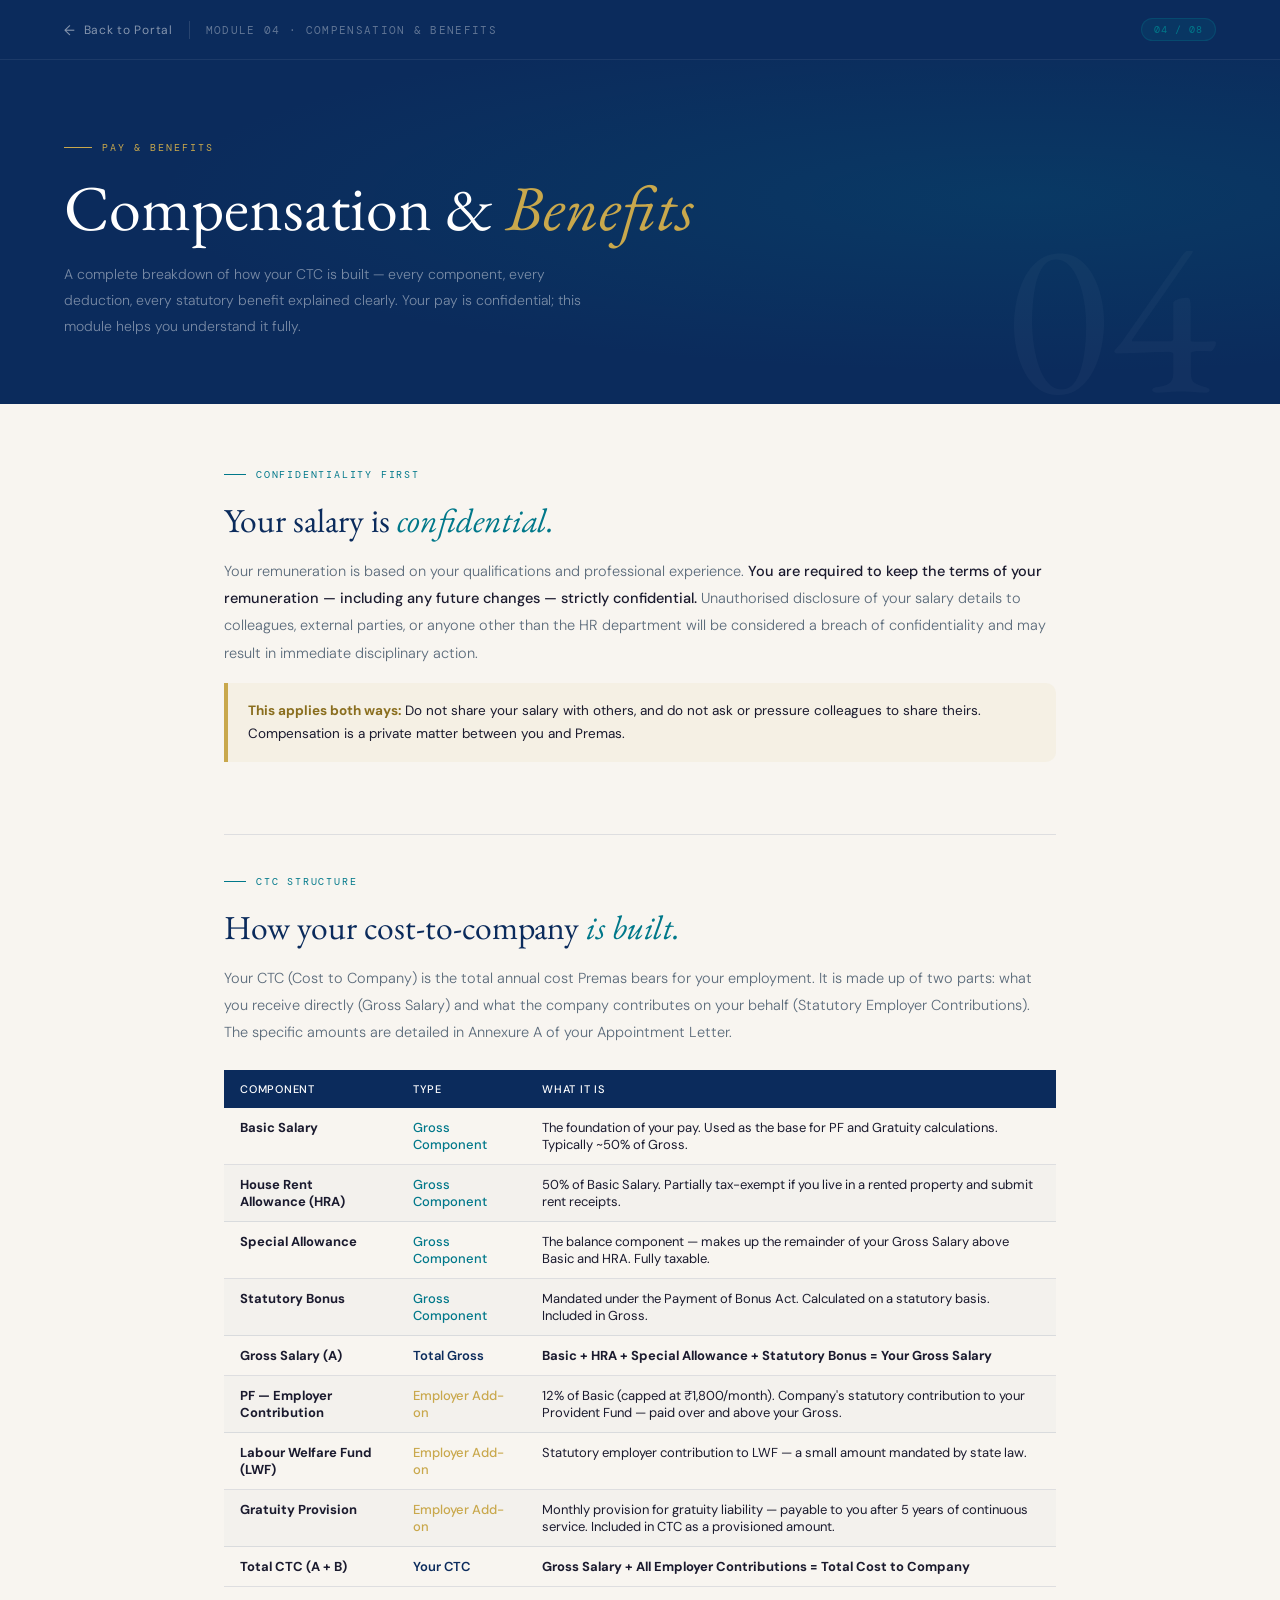
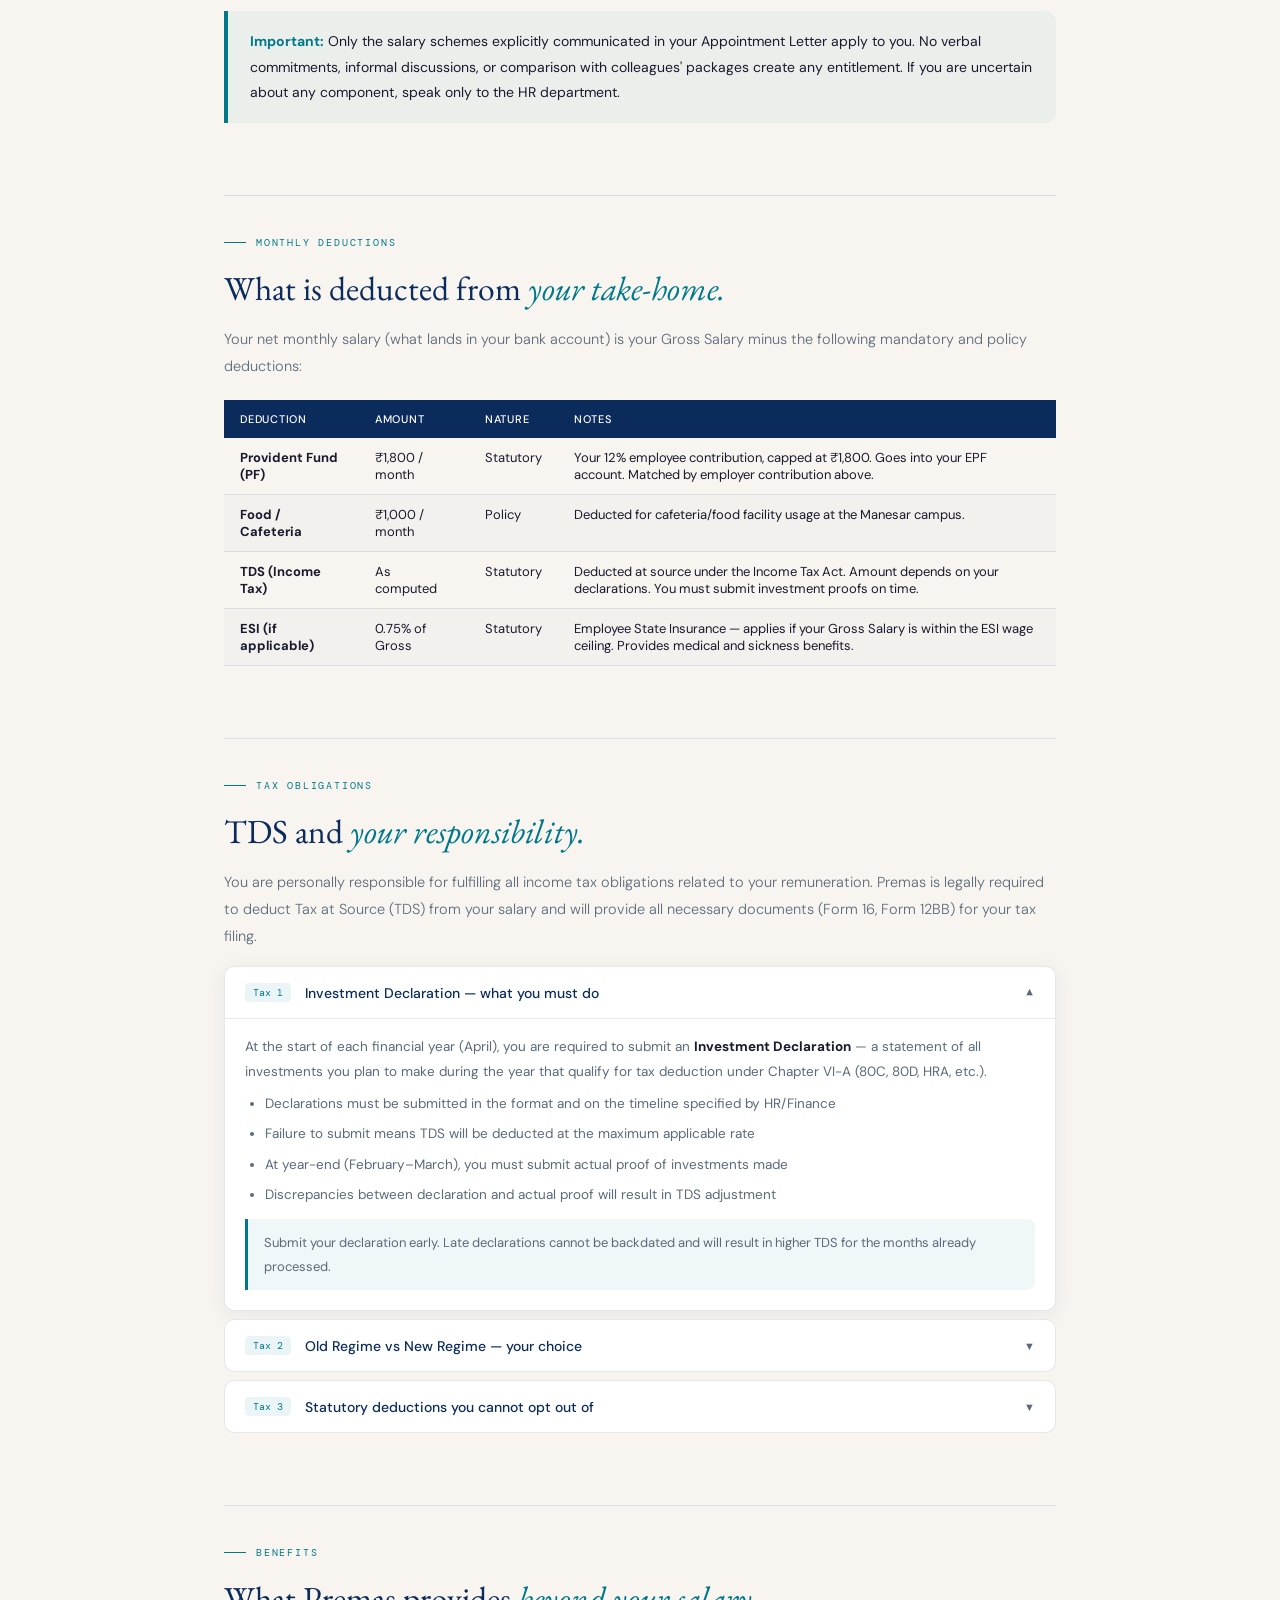
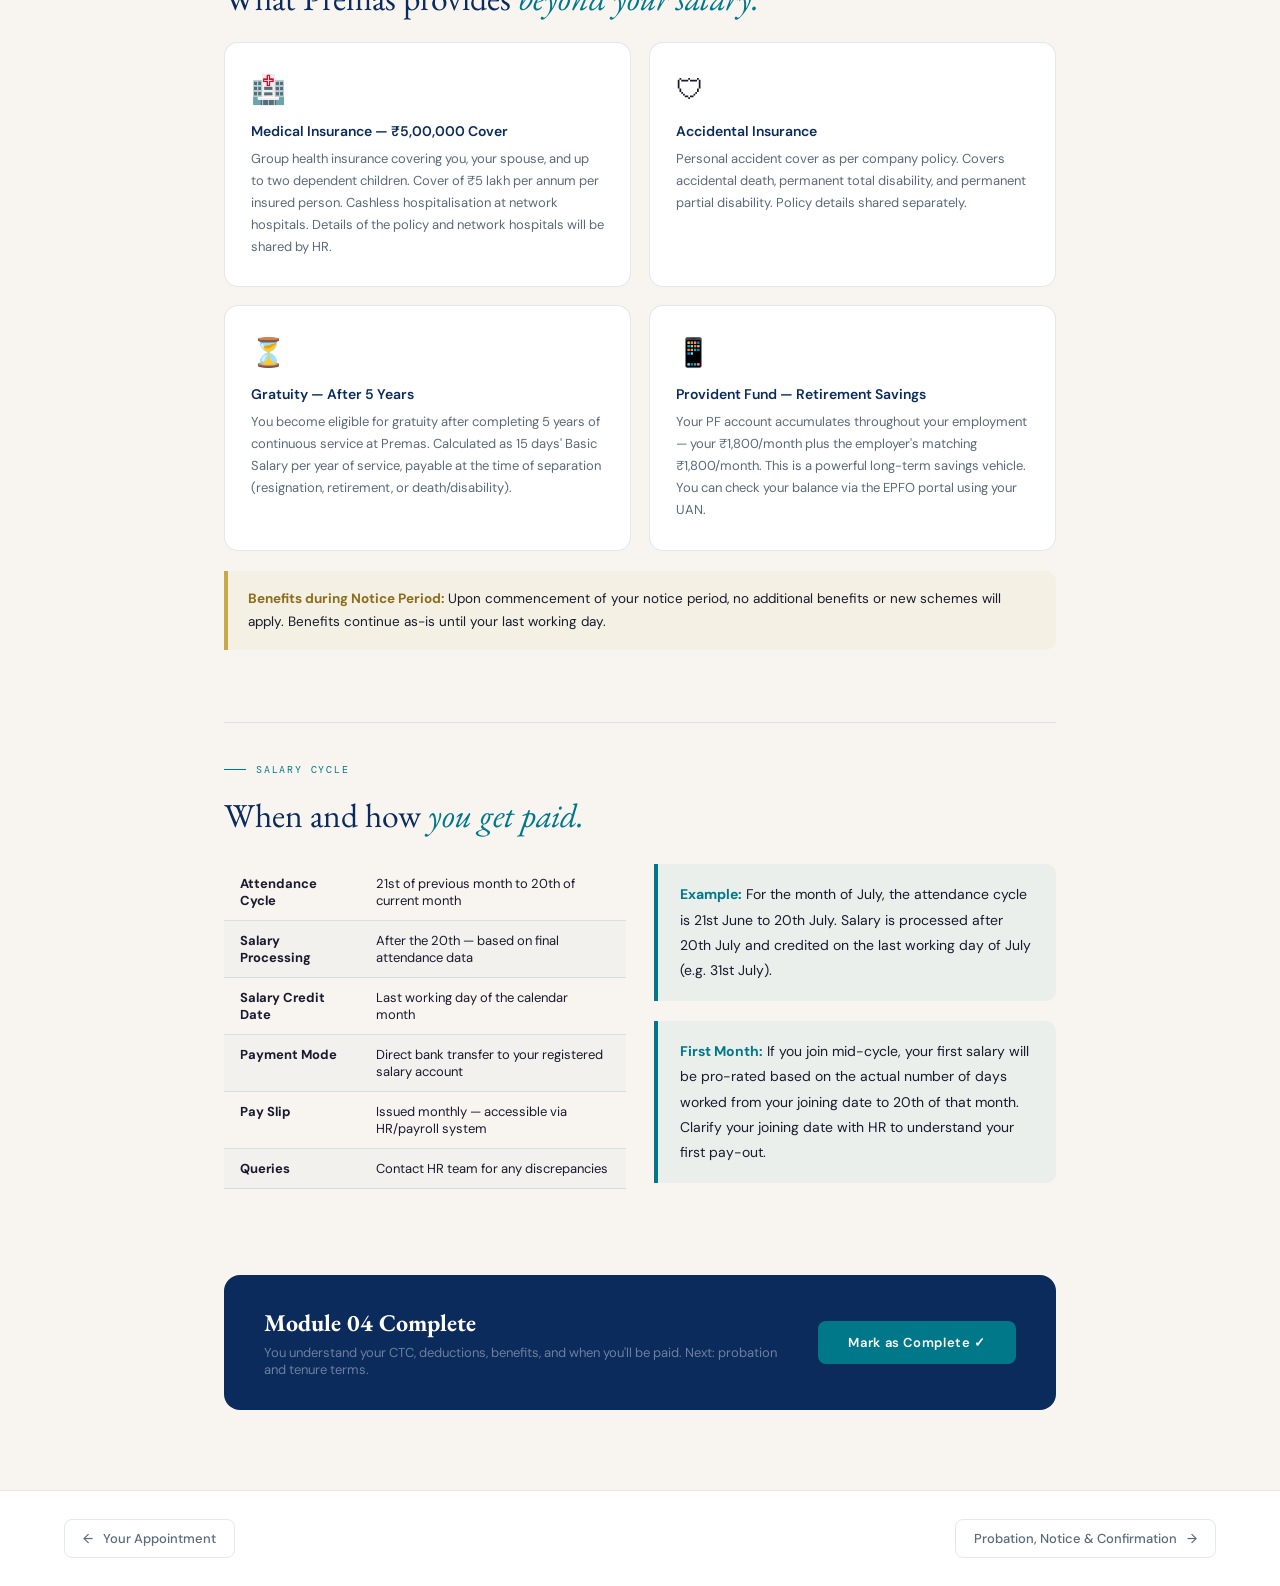
<file: pages/04-compensation.html>
<!DOCTYPE html>
<html lang="en">
<head>
<meta charset="UTF-8"/>
<meta name="viewport" content="width=device-width, initial-scale=1.0"/>
<title>04 · Compensation & Benefits</title>
<link rel="stylesheet" href="../shared/style.css"/>
</head>
<body>
<div id="scroll-bar"></div>
<div class="topbar">
  <div class="topbar-left">
    <a href="../index.html" class="back-link">Back to Portal</a>
    <div class="topbar-sep"></div>
    <span class="topbar-title">Module 04 · Compensation & Benefits</span>
  </div>
  <div class="topbar-badge">04 / 08</div>
</div>

<div class="page-hero" data-num="04">
  <div class="page-eyebrow">Pay & Benefits</div>
  <h1>Compensation &amp; <em>Benefits</em></h1>
  <p class="page-hero-sub">A complete breakdown of how your CTC is built — every component, every deduction, every statutory benefit explained clearly. Your pay is confidential; this module helps you understand it fully.</p>
</div>

<div class="content">

  <div class="section">
    <div class="section-label">Confidentiality First</div>
    <h2>Your salary is <em>confidential.</em></h2>
    <p class="body-text">Your remuneration is based on your qualifications and professional experience. <strong>You are required to keep the terms of your remuneration — including any future changes — strictly confidential.</strong> Unauthorised disclosure of your salary details to colleagues, external parties, or anyone other than the HR department will be considered a breach of confidentiality and may result in immediate disciplinary action.</p>
    <div class="warning">
      <strong>This applies both ways:</strong> Do not share your salary with others, and do not ask or pressure colleagues to share theirs. Compensation is a private matter between you and Premas.
    </div>
  </div>

  <div class="divider"></div>

  <div class="section">
    <div class="section-label">CTC Structure</div>
    <h2>How your cost-to-company <em>is built.</em></h2>
    <p class="body-text">Your CTC (Cost to Company) is the total annual cost Premas bears for your employment. It is made up of two parts: what you receive directly (Gross Salary) and what the company contributes on your behalf (Statutory Employer Contributions). The specific amounts are detailed in Annexure A of your Appointment Letter.</p>

    <table class="data-table" style="margin-top:24px;">
      <thead>
        <tr><th>Component</th><th>Type</th><th>What It Is</th></tr>
      </thead>
      <tbody>
        <tr>
          <td><strong>Basic Salary</strong></td>
          <td><span style="color:var(--teal);font-weight:500;">Gross Component</span></td>
          <td>The foundation of your pay. Used as the base for PF and Gratuity calculations. Typically ~50% of Gross.</td>
        </tr>
        <tr>
          <td><strong>House Rent Allowance (HRA)</strong></td>
          <td><span style="color:var(--teal);font-weight:500;">Gross Component</span></td>
          <td>50% of Basic Salary. Partially tax-exempt if you live in a rented property and submit rent receipts.</td>
        </tr>
        <tr>
          <td><strong>Special Allowance</strong></td>
          <td><span style="color:var(--teal);font-weight:500;">Gross Component</span></td>
          <td>The balance component — makes up the remainder of your Gross Salary above Basic and HRA. Fully taxable.</td>
        </tr>
        <tr>
          <td><strong>Statutory Bonus</strong></td>
          <td><span style="color:var(--teal);font-weight:500;">Gross Component</span></td>
          <td>Mandated under the Payment of Bonus Act. Calculated on a statutory basis. Included in Gross.</td>
        </tr>
        <tr>
          <td><strong>Gross Salary (A)</strong></td>
          <td><span style="font-weight:600;color:var(--navy);">Total Gross</span></td>
          <td><strong>Basic + HRA + Special Allowance + Statutory Bonus = Your Gross Salary</strong></td>
        </tr>
        <tr>
          <td><strong>PF — Employer Contribution</strong></td>
          <td><span style="color:var(--gold);font-weight:500;">Employer Add-on</span></td>
          <td>12% of Basic (capped at ₹1,800/month). Company's statutory contribution to your Provident Fund — paid over and above your Gross.</td>
        </tr>
        <tr>
          <td><strong>Labour Welfare Fund (LWF)</strong></td>
          <td><span style="color:var(--gold);font-weight:500;">Employer Add-on</span></td>
          <td>Statutory employer contribution to LWF — a small amount mandated by state law.</td>
        </tr>
        <tr>
          <td><strong>Gratuity Provision</strong></td>
          <td><span style="color:var(--gold);font-weight:500;">Employer Add-on</span></td>
          <td>Monthly provision for gratuity liability — payable to you after 5 years of continuous service. Included in CTC as a provisioned amount.</td>
        </tr>
        <tr>
          <td><strong>Total CTC (A + B)</strong></td>
          <td><span style="font-weight:600;color:var(--navy);">Your CTC</span></td>
          <td><strong>Gross Salary + All Employer Contributions = Total Cost to Company</strong></td>
        </tr>
      </tbody>
    </table>

    <div class="callout" style="margin-top:24px;">
      <strong>Important:</strong> Only the salary schemes explicitly communicated in your Appointment Letter apply to you. No verbal commitments, informal discussions, or comparison with colleagues' packages create any entitlement. If you are uncertain about any component, speak only to the HR department.
    </div>
  </div>

  <div class="divider"></div>

  <div class="section">
    <div class="section-label">Monthly Deductions</div>
    <h2>What is deducted from <em>your take-home.</em></h2>
    <p class="body-text">Your net monthly salary (what lands in your bank account) is your Gross Salary minus the following mandatory and policy deductions:</p>

    <table class="data-table" style="margin-top:20px;">
      <thead>
        <tr><th>Deduction</th><th>Amount</th><th>Nature</th><th>Notes</th></tr>
      </thead>
      <tbody>
        <tr>
          <td><strong>Provident Fund (PF)</strong></td>
          <td>₹1,800 / month</td>
          <td>Statutory</td>
          <td>Your 12% employee contribution, capped at ₹1,800. Goes into your EPF account. Matched by employer contribution above.</td>
        </tr>
        <tr>
          <td><strong>Food / Cafeteria</strong></td>
          <td>₹1,000 / month</td>
          <td>Policy</td>
          <td>Deducted for cafeteria/food facility usage at the Manesar campus.</td>
        </tr>
        <tr>
          <td><strong>TDS (Income Tax)</strong></td>
          <td>As computed</td>
          <td>Statutory</td>
          <td>Deducted at source under the Income Tax Act. Amount depends on your declarations. You must submit investment proofs on time.</td>
        </tr>
        <tr>
          <td><strong>ESI (if applicable)</strong></td>
          <td>0.75% of Gross</td>
          <td>Statutory</td>
          <td>Employee State Insurance — applies if your Gross Salary is within the ESI wage ceiling. Provides medical and sickness benefits.</td>
        </tr>
      </tbody>
    </table>
  </div>

  <div class="divider"></div>

  <div class="section">
    <div class="section-label">Tax Obligations</div>
    <h2>TDS and <em>your responsibility.</em></h2>
    <p class="body-text">You are personally responsible for fulfilling all income tax obligations related to your remuneration. Premas is legally required to deduct Tax at Source (TDS) from your salary and will provide all necessary documents (Form 16, Form 12BB) for your tax filing.</p>

    <div class="accordion">
      <div class="acc-item open">
        <div class="acc-header" onclick="toggleAcc(this)">
          <span class="acc-tag">Tax 1</span>
          <span class="acc-title">Investment Declaration — what you must do</span>
          <span class="acc-arrow">▼</span>
        </div>
        <div class="acc-body">
          <p>At the start of each financial year (April), you are required to submit an <strong>Investment Declaration</strong> — a statement of all investments you plan to make during the year that qualify for tax deduction under Chapter VI-A (80C, 80D, HRA, etc.).</p>
          <ul>
            <li>Declarations must be submitted in the format and on the timeline specified by HR/Finance</li>
            <li>Failure to submit means TDS will be deducted at the maximum applicable rate</li>
            <li>At year-end (February–March), you must submit actual proof of investments made</li>
            <li>Discrepancies between declaration and actual proof will result in TDS adjustment</li>
          </ul>
          <div style="background:rgba(0,120,138,0.06);border-left:3px solid var(--teal);padding:12px 16px;margin-top:12px;border-radius:0 8px 8px 0;font-size:13px;">Submit your declaration early. Late declarations cannot be backdated and will result in higher TDS for the months already processed.</div>
        </div>
      </div>
      <div class="acc-item">
        <div class="acc-header" onclick="toggleAcc(this)">
          <span class="acc-tag">Tax 2</span>
          <span class="acc-title">Old Regime vs New Regime — your choice</span>
          <span class="acc-arrow">▼</span>
        </div>
        <div class="acc-body">
          <p>Under current Indian income tax law, you can choose between the <strong>Old Tax Regime</strong> (with deductions under 80C, HRA, etc.) or the <strong>New Tax Regime</strong> (lower slab rates but fewer deductions). You must communicate your regime choice to HR at the start of the financial year. This affects how TDS is computed.</p>
          <ul>
            <li>Old Regime: Allows deductions for PF, HRA, LIC, home loan, etc. Better if you have significant investments.</li>
            <li>New Regime: Lower slab rates, no deductions. Better if you have few deductions.</li>
            <li>Consult a tax advisor if you are unsure which regime is more beneficial for your situation.</li>
          </ul>
        </div>
      </div>
      <div class="acc-item">
        <div class="acc-header" onclick="toggleAcc(this)">
          <span class="acc-tag">Tax 3</span>
          <span class="acc-title">Statutory deductions you cannot opt out of</span>
          <span class="acc-arrow">▼</span>
        </div>
        <div class="acc-body">
          <p>Certain deductions are mandated by law and are not optional:</p>
          <ul>
            <li><strong>PF (₹1,800/month):</strong> Mandatory if your Basic is above a threshold. Your account is portable — you can transfer it from a previous employer using your UAN.</li>
            <li><strong>ESI (if applicable):</strong> Mandatory if your Gross is within the ESI wage ceiling. Provides medical insurance and sickness benefits.</li>
            <li><strong>LWF:</strong> Small statutory deduction mandated by Haryana state rules.</li>
          </ul>
        </div>
      </div>
    </div>
  </div>

  <div class="divider"></div>

  <div class="section">
    <div class="section-label">Benefits</div>
    <h2>What Premas provides <em>beyond your salary.</em></h2>

    <div class="card-grid">
      <div class="card">
        <div class="card-icon">🏥</div>
        <h4>Medical Insurance — ₹5,00,000 Cover</h4>
        <p>Group health insurance covering you, your spouse, and up to two dependent children. Cover of ₹5 lakh per annum per insured person. Cashless hospitalisation at network hospitals. Details of the policy and network hospitals will be shared by HR.</p>
      </div>
      <div class="card">
        <div class="card-icon">🛡</div>
        <h4>Accidental Insurance</h4>
        <p>Personal accident cover as per company policy. Covers accidental death, permanent total disability, and permanent partial disability. Policy details shared separately.</p>
      </div>
      <div class="card">
        <div class="card-icon">⏳</div>
        <h4>Gratuity — After 5 Years</h4>
        <p>You become eligible for gratuity after completing 5 years of continuous service at Premas. Calculated as 15 days' Basic Salary per year of service, payable at the time of separation (resignation, retirement, or death/disability).</p>
      </div>
      <div class="card">
        <div class="card-icon">📱</div>
        <h4>Provident Fund — Retirement Savings</h4>
        <p>Your PF account accumulates throughout your employment — your ₹1,800/month plus the employer's matching ₹1,800/month. This is a powerful long-term savings vehicle. You can check your balance via the EPFO portal using your UAN.</p>
      </div>
    </div>

    <div class="warning" style="margin-top:20px;">
      <strong>Benefits during Notice Period:</strong> Upon commencement of your notice period, no additional benefits or new schemes will apply. Benefits continue as-is until your last working day.
    </div>
  </div>

  <div class="divider"></div>

  <div class="section">
    <div class="section-label">Salary Cycle</div>
    <h2>When and how <em>you get paid.</em></h2>

    <div class="two-col">
      <div>
        <table class="data-table" style="margin-top:12px;">
          <tbody>
            <tr><td><strong>Attendance Cycle</strong></td><td>21st of previous month to 20th of current month</td></tr>
            <tr><td><strong>Salary Processing</strong></td><td>After the 20th — based on final attendance data</td></tr>
            <tr><td><strong>Salary Credit Date</strong></td><td>Last working day of the calendar month</td></tr>
            <tr><td><strong>Payment Mode</strong></td><td>Direct bank transfer to your registered salary account</td></tr>
            <tr><td><strong>Pay Slip</strong></td><td>Issued monthly — accessible via HR/payroll system</td></tr>
            <tr><td><strong>Queries</strong></td><td>Contact HR team for any discrepancies</td></tr>
          </tbody>
        </table>
      </div>
      <div>
        <div class="callout" style="margin-top:12px;">
          <strong>Example:</strong> For the month of July, the attendance cycle is 21st June to 20th July. Salary is processed after 20th July and credited on the last working day of July (e.g. 31st July).
        </div>
        <div class="callout">
          <strong>First Month:</strong> If you join mid-cycle, your first salary will be pro-rated based on the actual number of days worked from your joining date to 20th of that month. Clarify your joining date with HR to understand your first pay-out.
        </div>
      </div>
    </div>
  </div>

  <div class="done-strip">
    <div class="done-strip-text">
      <h3>Module 04 Complete</h3>
      <p>You understand your CTC, deductions, benefits, and when you'll be paid. Next: probation and tenure terms.</p>
    </div>
    <button class="done-btn" data-module="mod-04" onclick="markDone('mod-04', this)">Mark as Complete ✓</button>
  </div>
</div>

<div class="page-nav-footer">
  <a href="03-appointment.html" class="pnf-link pnf-prev">Your Appointment</a>
  <a href="05-tenure.html" class="pnf-link pnf-next">Probation, Notice & Confirmation</a>
</div>
<script src="../shared/nav.js"></script>
</body>
</html>
</file>
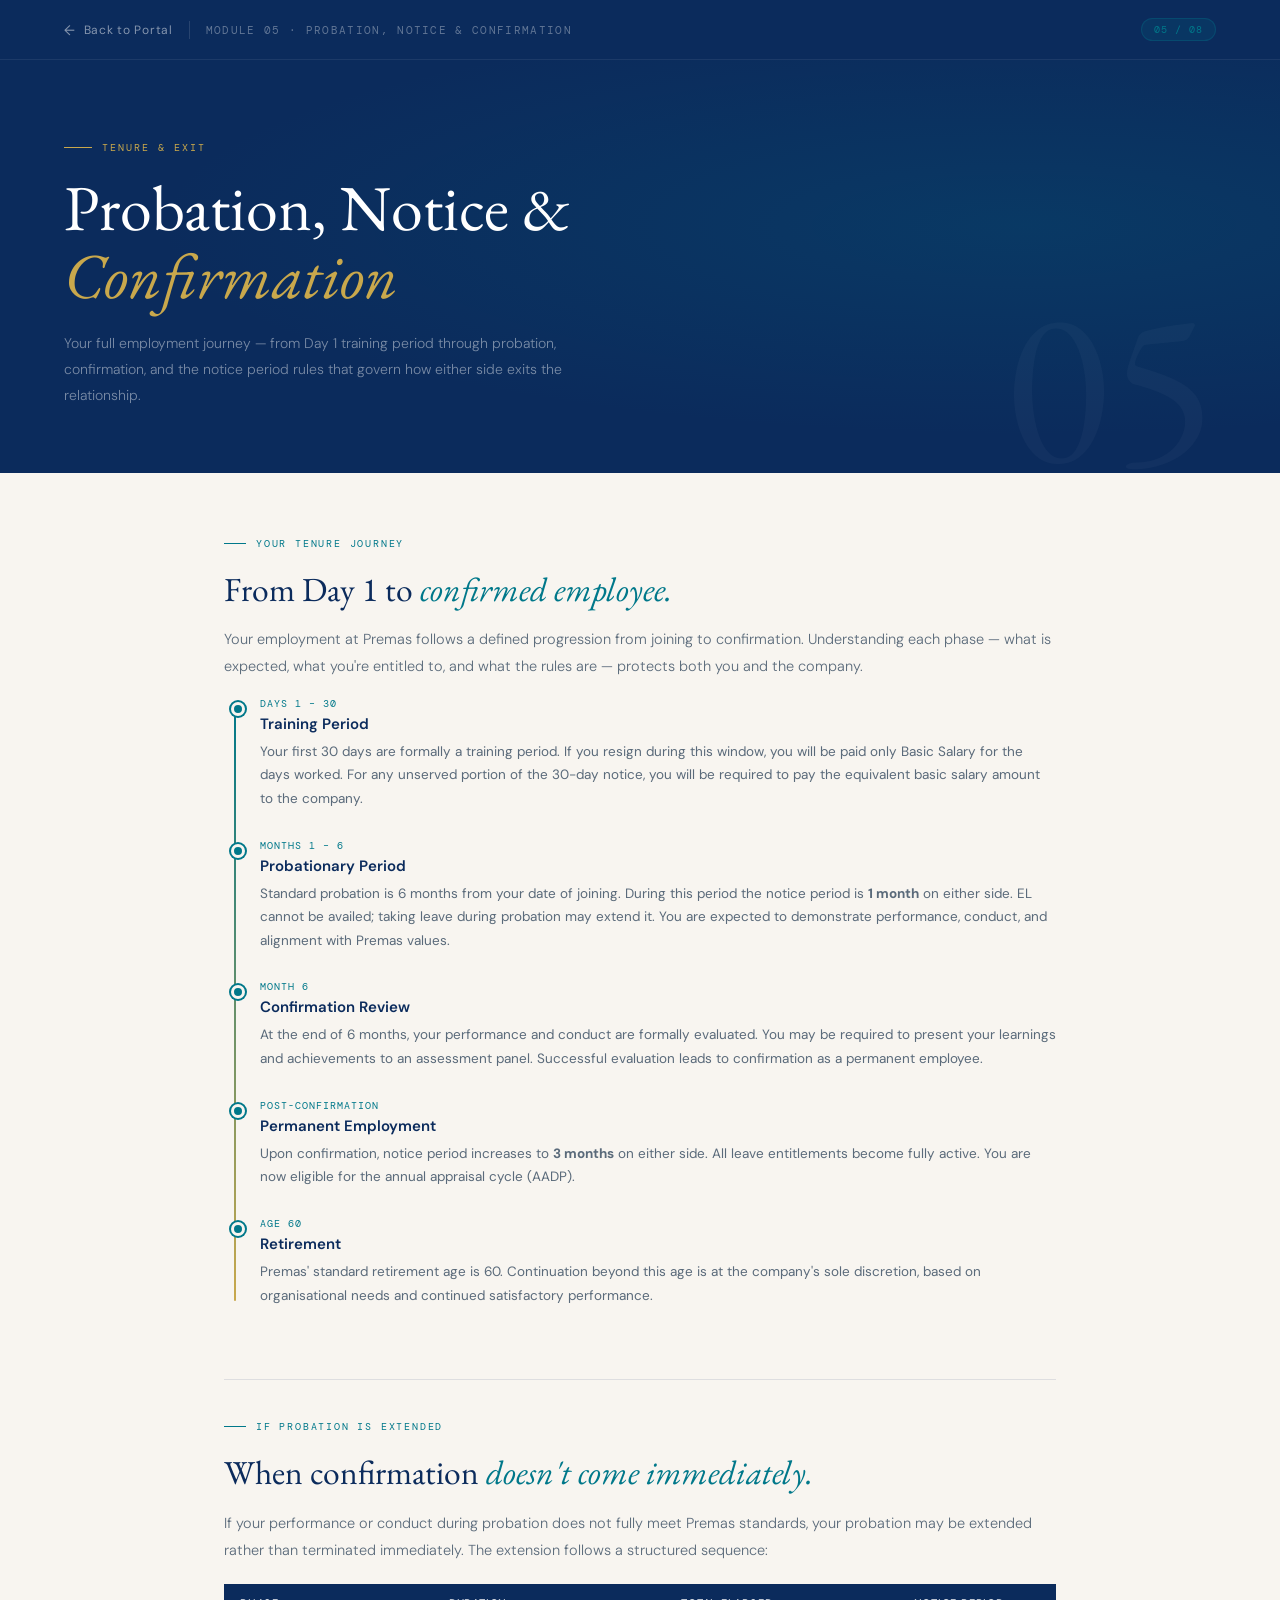
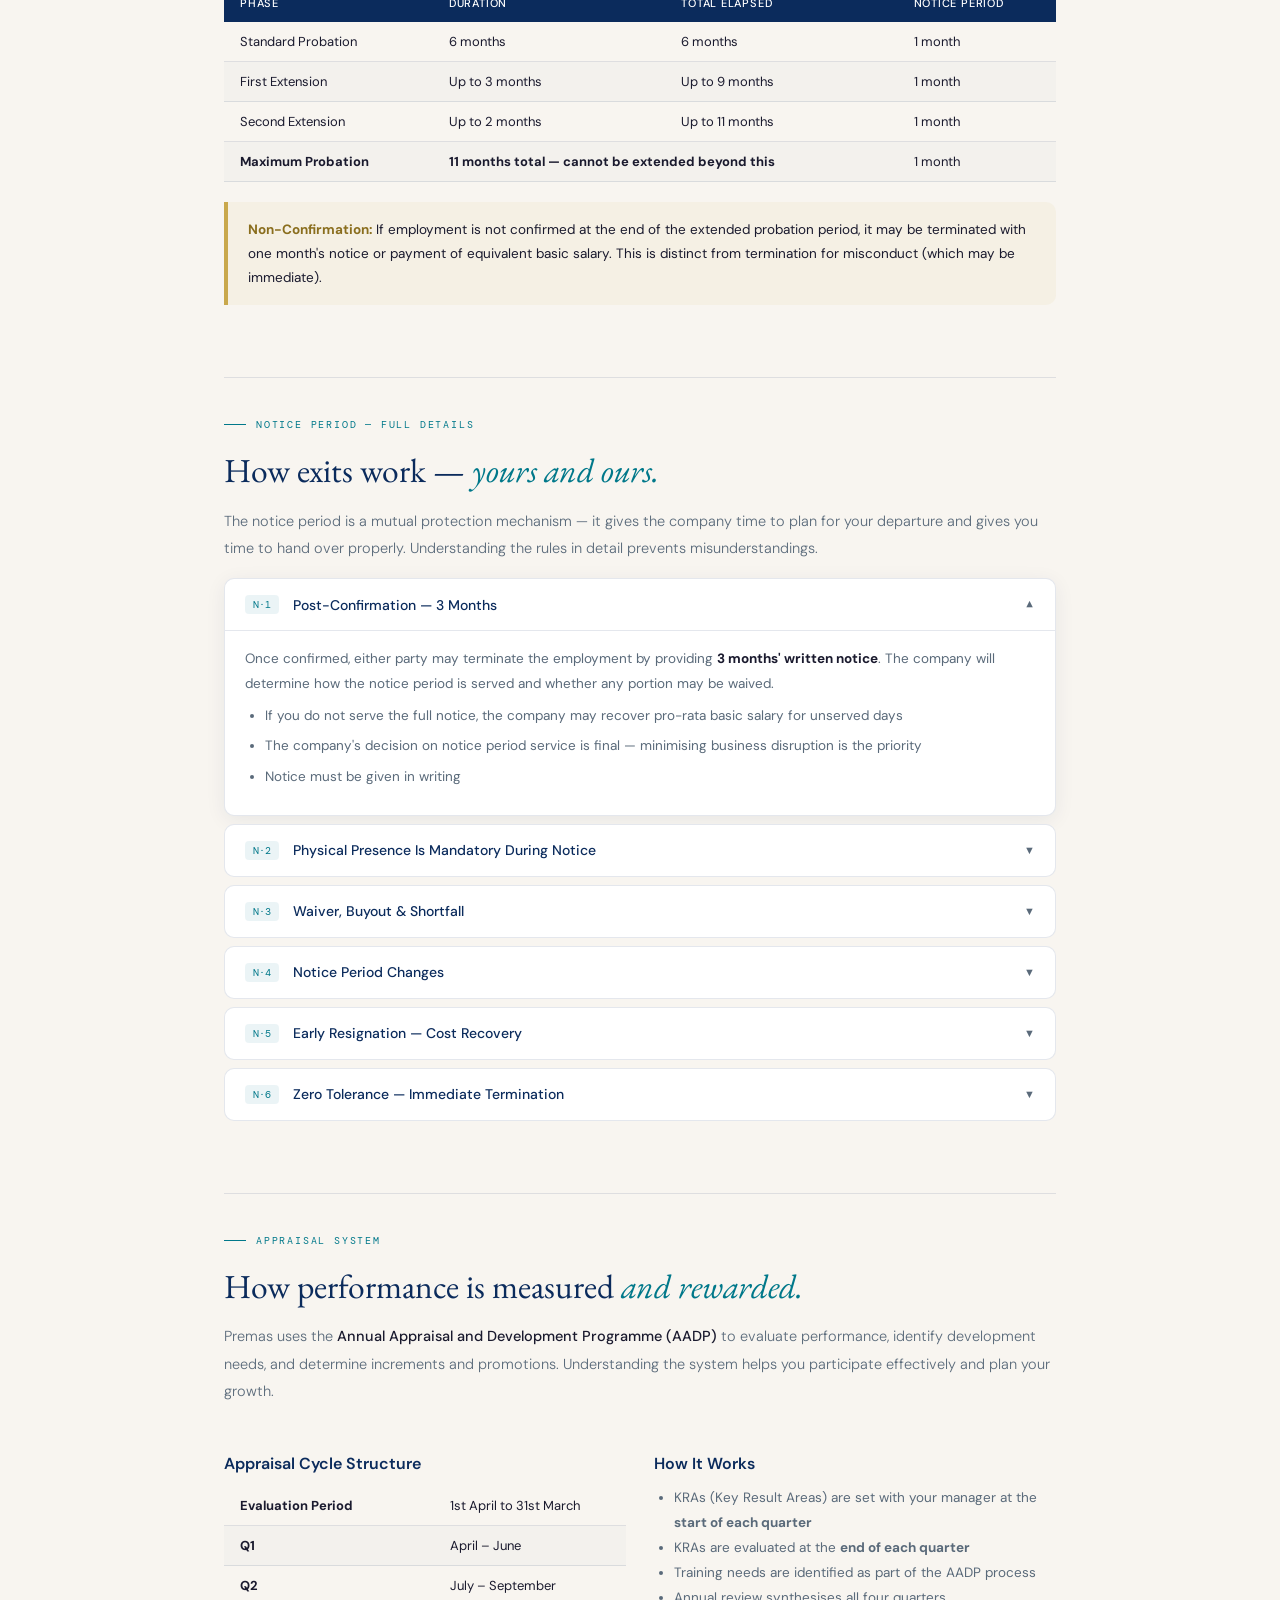
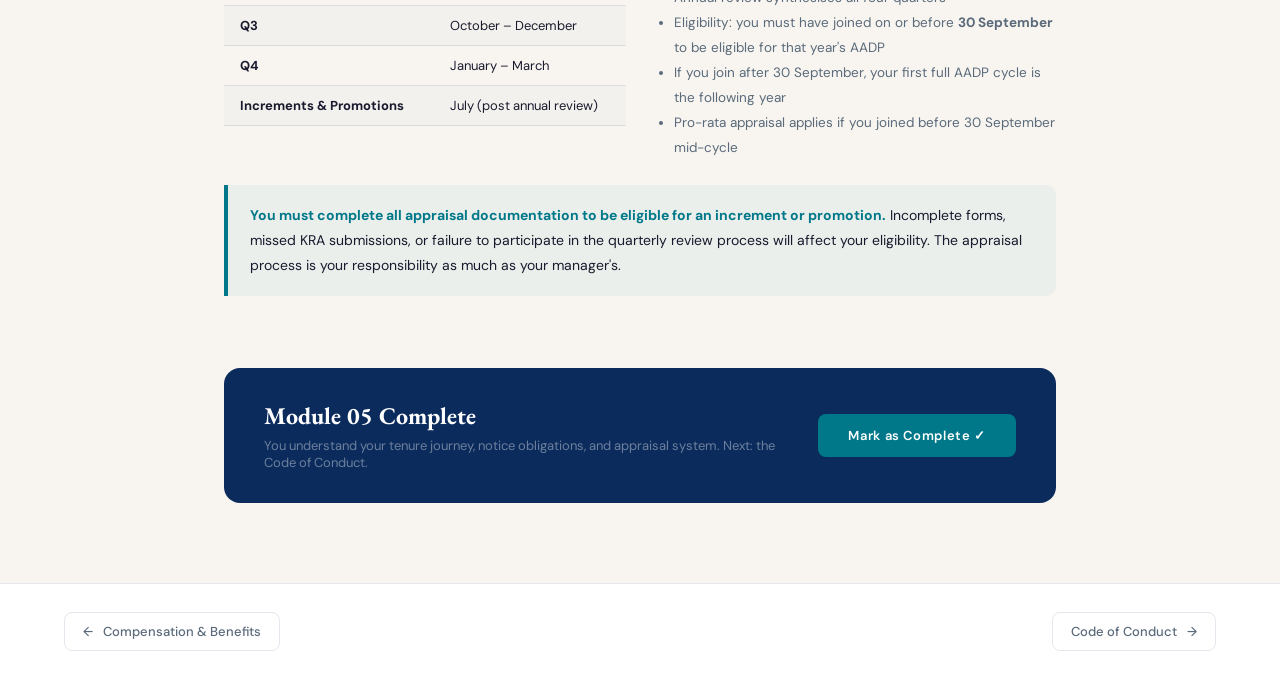
<file: pages/05-tenure.html>
<!DOCTYPE html>
<html lang="en">
<head>
<meta charset="UTF-8"/>
<meta name="viewport" content="width=device-width, initial-scale=1.0"/>
<title>05 · Probation, Notice & Confirmation</title>
<link rel="stylesheet" href="../shared/style.css"/>
</head>
<body>
<div id="scroll-bar"></div>
<div class="topbar">
  <div class="topbar-left">
    <a href="../index.html" class="back-link">Back to Portal</a>
    <div class="topbar-sep"></div>
    <span class="topbar-title">Module 05 · Probation, Notice & Confirmation</span>
  </div>
  <div class="topbar-badge">05 / 08</div>
</div>

<div class="page-hero" data-num="05">
  <div class="page-eyebrow">Tenure & Exit</div>
  <h1>Probation, Notice &amp; <em>Confirmation</em></h1>
  <p class="page-hero-sub">Your full employment journey — from Day 1 training period through probation, confirmation, and the notice period rules that govern how either side exits the relationship.</p>
</div>

<div class="content">

  <div class="section">
    <div class="section-label">Your Tenure Journey</div>
    <h2>From Day 1 to <em>confirmed employee.</em></h2>
    <p class="body-text">Your employment at Premas follows a defined progression from joining to confirmation. Understanding each phase — what is expected, what you're entitled to, and what the rules are — protects both you and the company.</p>

    <div class="timeline">
      <div class="tl-item">
        <div class="tl-dot"></div>
        <div class="tl-label">Days 1 – 30</div>
        <div class="tl-title">Training Period</div>
        <p class="tl-body">Your first 30 days are formally a training period. If you resign during this window, you will be paid only Basic Salary for the days worked. For any unserved portion of the 30-day notice, you will be required to pay the equivalent basic salary amount to the company.</p>
      </div>
      <div class="tl-item">
        <div class="tl-dot"></div>
        <div class="tl-label">Months 1 – 6</div>
        <div class="tl-title">Probationary Period</div>
        <p class="tl-body">Standard probation is 6 months from your date of joining. During this period the notice period is <strong>1 month</strong> on either side. EL cannot be availed; taking leave during probation may extend it. You are expected to demonstrate performance, conduct, and alignment with Premas values.</p>
      </div>
      <div class="tl-item">
        <div class="tl-dot"></div>
        <div class="tl-label">Month 6</div>
        <div class="tl-title">Confirmation Review</div>
        <p class="tl-body">At the end of 6 months, your performance and conduct are formally evaluated. You may be required to present your learnings and achievements to an assessment panel. Successful evaluation leads to confirmation as a permanent employee.</p>
      </div>
      <div class="tl-item">
        <div class="tl-dot"></div>
        <div class="tl-label">Post-Confirmation</div>
        <div class="tl-title">Permanent Employment</div>
        <p class="tl-body">Upon confirmation, notice period increases to <strong>3 months</strong> on either side. All leave entitlements become fully active. You are now eligible for the annual appraisal cycle (AADP).</p>
      </div>
      <div class="tl-item">
        <div class="tl-dot"></div>
        <div class="tl-label">Age 60</div>
        <div class="tl-title">Retirement</div>
        <p class="tl-body">Premas' standard retirement age is 60. Continuation beyond this age is at the company's sole discretion, based on organisational needs and continued satisfactory performance.</p>
      </div>
    </div>
  </div>

  <div class="divider"></div>

  <div class="section">
    <div class="section-label">If Probation Is Extended</div>
    <h2>When confirmation <em>doesn't come immediately.</em></h2>
    <p class="body-text">If your performance or conduct during probation does not fully meet Premas standards, your probation may be extended rather than terminated immediately. The extension follows a structured sequence:</p>

    <table class="data-table" style="margin-top:20px;">
      <thead><tr><th>Phase</th><th>Duration</th><th>Total Elapsed</th><th>Notice Period</th></tr></thead>
      <tbody>
        <tr><td>Standard Probation</td><td>6 months</td><td>6 months</td><td>1 month</td></tr>
        <tr><td>First Extension</td><td>Up to 3 months</td><td>Up to 9 months</td><td>1 month</td></tr>
        <tr><td>Second Extension</td><td>Up to 2 months</td><td>Up to 11 months</td><td>1 month</td></tr>
        <tr><td><strong>Maximum Probation</strong></td><td colspan="2"><strong>11 months total — cannot be extended beyond this</strong></td><td>1 month</td></tr>
      </tbody>
    </table>

    <div class="warning" style="margin-top:20px;">
      <strong>Non-Confirmation:</strong> If employment is not confirmed at the end of the extended probation period, it may be terminated with one month's notice or payment of equivalent basic salary. This is distinct from termination for misconduct (which may be immediate).
    </div>
  </div>

  <div class="divider"></div>

  <div class="section">
    <div class="section-label">Notice Period — Full Details</div>
    <h2>How exits work — <em>yours and ours.</em></h2>
    <p class="body-text">The notice period is a mutual protection mechanism — it gives the company time to plan for your departure and gives you time to hand over properly. Understanding the rules in detail prevents misunderstandings.</p>

    <div class="accordion">
      <div class="acc-item open">
        <div class="acc-header" onclick="toggleAcc(this)">
          <span class="acc-tag">N·1</span>
          <span class="acc-title">Post-Confirmation — 3 Months</span>
          <span class="acc-arrow">▼</span>
        </div>
        <div class="acc-body">
          <p>Once confirmed, either party may terminate the employment by providing <strong>3 months' written notice</strong>. The company will determine how the notice period is served and whether any portion may be waived.</p>
          <ul>
            <li>If you do not serve the full notice, the company may recover pro-rata basic salary for unserved days</li>
            <li>The company's decision on notice period service is final — minimising business disruption is the priority</li>
            <li>Notice must be given in writing</li>
          </ul>
        </div>
      </div>
      <div class="acc-item">
        <div class="acc-header" onclick="toggleAcc(this)">
          <span class="acc-tag">N·2</span>
          <span class="acc-title">Physical Presence Is Mandatory During Notice</span>
          <span class="acc-arrow">▼</span>
        </div>
        <div class="acc-body">
          <p><strong>Continuous physical presence on the job is required during the notice period.</strong> For calculating days served:</p>
          <ul>
            <li>Saturdays, Sundays, and company-declared holidays count towards notice days served</li>
            <li>Earned Leave (EL), Sick Leave (SL), and Casual Leave (CL) do <strong>NOT</strong> count as notice days</li>
            <li>Any leave taken during notice extends the notice period by the equivalent number of days</li>
            <li>Previously approved leave may be automatically revoked once notice is served</li>
          </ul>
        </div>
      </div>
      <div class="acc-item">
        <div class="acc-header" onclick="toggleAcc(this)">
          <span class="acc-tag">N·3</span>
          <span class="acc-title">Waiver, Buyout & Shortfall</span>
          <span class="acc-arrow">▼</span>
        </div>
        <div class="acc-body">
          <p>Notice period waiver or payment in lieu requires approval from the competent authority in consultation with HR. It is not automatic.</p>
          <ul>
            <li>Company may accept payment in lieu of notice from either side — this requires formal approval</li>
            <li>Any shortfall in notice served without approval will be recovered from final settlement</li>
            <li>Deductions for incomplete notice may be made from any dues owed to you at exit</li>
          </ul>
        </div>
      </div>
      <div class="acc-item">
        <div class="acc-header" onclick="toggleAcc(this)">
          <span class="acc-tag">N·4</span>
          <span class="acc-title">Notice Period Changes</span>
          <span class="acc-arrow">▼</span>
        </div>
        <div class="acc-body">
          <p>Promotions, job-grade changes, or changes in business requirements may lead to immediate modifications to your notice period. These are governed by current company policies, are binding, and will be communicated to you promptly.</p>
        </div>
      </div>
      <div class="acc-item">
        <div class="acc-header" onclick="toggleAcc(this)">
          <span class="acc-tag">N·5</span>
          <span class="acc-title">Early Resignation — Cost Recovery</span>
          <span class="acc-arrow">▼</span>
        </div>
        <div class="acc-body">
          <p>If you resign for any reason within specific time thresholds, Premas will recover costs incurred on your behalf:</p>
          <ul>
            <li><strong>Resignation within first 12 months:</strong> 100% of costs incurred recovered — relocation expenses, travel reimbursements, notice buyouts, or any other costs borne by the company on joining</li>
            <li><strong>Resignation within the second year:</strong> 50% of such costs recovered</li>
          </ul>
          <p style="margin-top:10px;">This is recoverable from your final settlement dues.</p>
        </div>
      </div>
      <div class="acc-item">
        <div class="acc-header" onclick="toggleAcc(this)">
          <span class="acc-tag">N·6</span>
          <span class="acc-title">Zero Tolerance — Immediate Termination</span>
          <span class="acc-arrow">▼</span>
        </div>
        <div class="acc-body">
          <p>In cases of zero-tolerance offences, your services may be terminated <strong>without any notice</strong>, regardless of whether you are on probation or confirmed. Zero-tolerance offences include:</p>
          <ul>
            <li>Physical or mental incapacity rendering you unable to perform duties</li>
            <li>Insubordination — wilful refusal to follow reasonable instructions</li>
            <li>Dishonesty — any form of deception, falsification of records, or fraud</li>
            <li>Unauthorised absence — absconding without communication</li>
            <li>Data tampering or breach of confidentiality obligations</li>
            <li>Harassment, bullying, or workplace misconduct</li>
            <li>Any other serious misconduct as determined by management</li>
          </ul>
          <div style="background:rgba(201,168,76,0.08);border-left:3px solid var(--gold);padding:12px 16px;margin-top:12px;border-radius:0 8px 8px 0;font-size:13px;"><strong>There is no warning before zero-tolerance termination.</strong> These clauses exist to protect the company, its IP, and every person who works here.</div>
        </div>
      </div>
    </div>
  </div>

  <div class="divider"></div>

  <div class="section">
    <div class="section-label">Appraisal System</div>
    <h2>How performance is measured <em>and rewarded.</em></h2>
    <p class="body-text">Premas uses the <strong>Annual Appraisal and Development Programme (AADP)</strong> to evaluate performance, identify development needs, and determine increments and promotions. Understanding the system helps you participate effectively and plan your growth.</p>

    <div class="two-col" style="margin-top:24px;">
      <div>
        <h3>Appraisal Cycle Structure</h3>
        <table class="data-table" style="margin-top:12px;">
          <tbody>
            <tr><td><strong>Evaluation Period</strong></td><td>1st April to 31st March</td></tr>
            <tr><td><strong>Q1</strong></td><td>April – June</td></tr>
            <tr><td><strong>Q2</strong></td><td>July – September</td></tr>
            <tr><td><strong>Q3</strong></td><td>October – December</td></tr>
            <tr><td><strong>Q4</strong></td><td>January – March</td></tr>
            <tr><td><strong>Increments & Promotions</strong></td><td>July (post annual review)</td></tr>
          </tbody>
        </table>
      </div>
      <div>
        <h3>How It Works</h3>
        <ul style="font-size:13.5px;color:var(--muted);line-height:1.85;padding-left:20px;margin-top:12px;">
          <li>KRAs (Key Result Areas) are set with your manager at the <strong>start of each quarter</strong></li>
          <li>KRAs are evaluated at the <strong>end of each quarter</strong></li>
          <li>Training needs are identified as part of the AADP process</li>
          <li>Annual review synthesises all four quarters</li>
          <li>Eligibility: you must have joined on or before <strong>30 September</strong> to be eligible for that year's AADP</li>
          <li>If you join after 30 September, your first full AADP cycle is the following year</li>
          <li>Pro-rata appraisal applies if you joined before 30 September mid-cycle</li>
        </ul>
      </div>
    </div>

    <div class="callout" style="margin-top:24px;">
      <strong>You must complete all appraisal documentation to be eligible for an increment or promotion.</strong> Incomplete forms, missed KRA submissions, or failure to participate in the quarterly review process will affect your eligibility. The appraisal process is your responsibility as much as your manager's.
    </div>
  </div>

  <div class="done-strip">
    <div class="done-strip-text">
      <h3>Module 05 Complete</h3>
      <p>You understand your tenure journey, notice obligations, and appraisal system. Next: the Code of Conduct.</p>
    </div>
    <button class="done-btn" data-module="mod-05" onclick="markDone('mod-05', this)">Mark as Complete ✓</button>
  </div>
</div>

<div class="page-nav-footer">
  <a href="04-compensation.html" class="pnf-link pnf-prev">Compensation & Benefits</a>
  <a href="06-conduct.html" class="pnf-link pnf-next">Code of Conduct</a>
</div>
<script src="../shared/nav.js"></script>
</body>
</html>
</file>
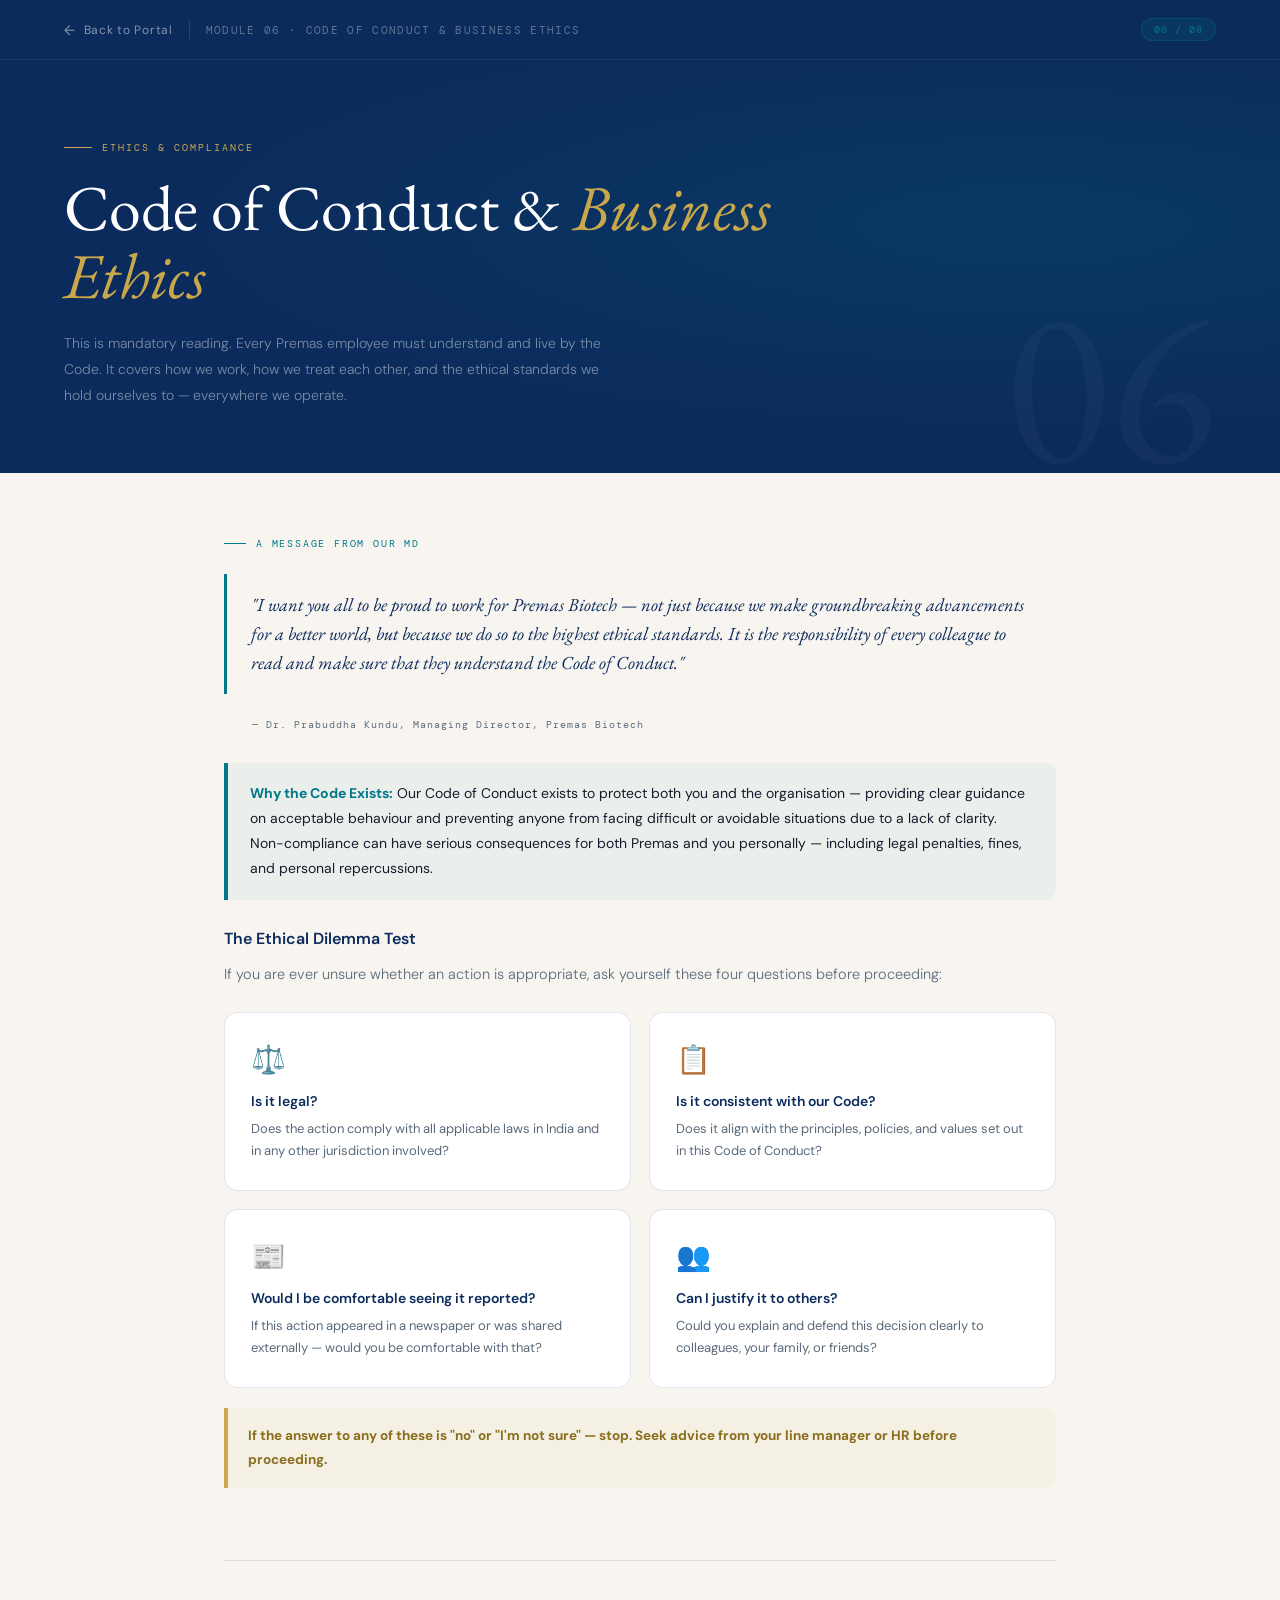
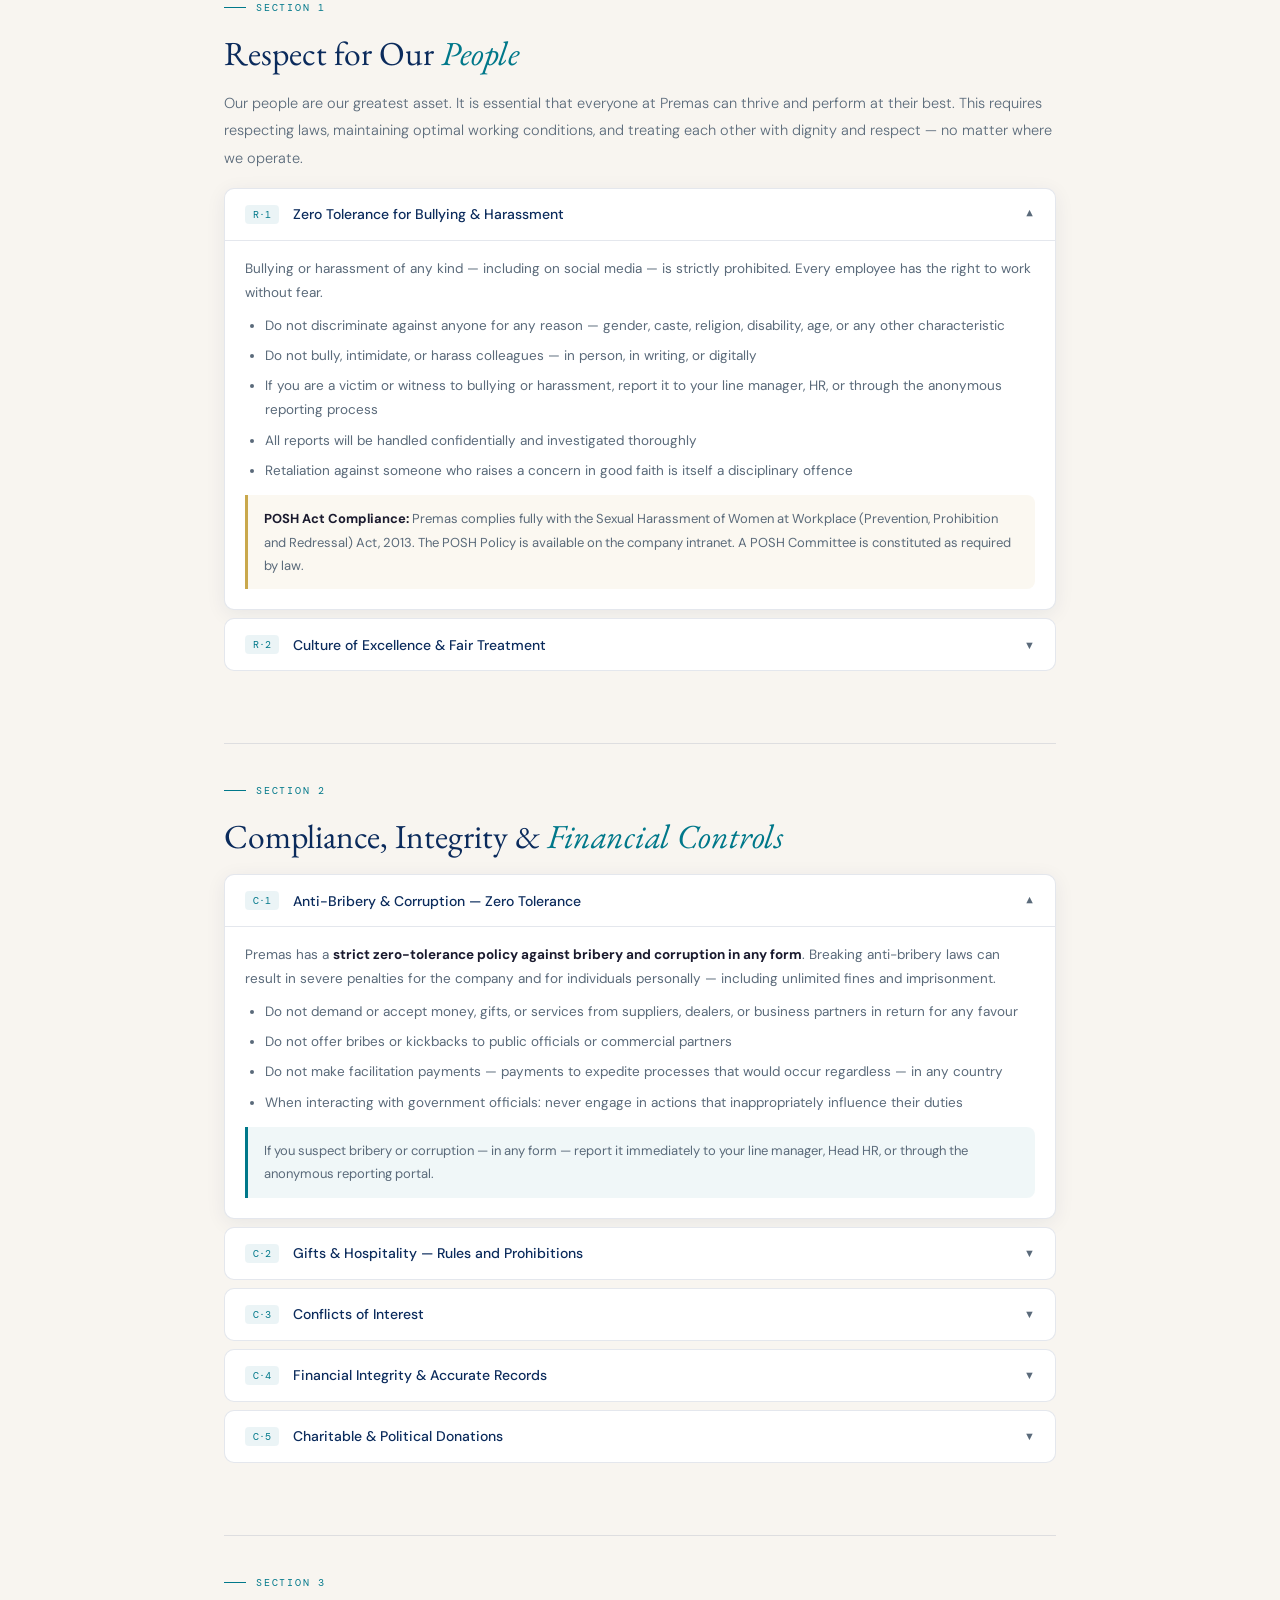
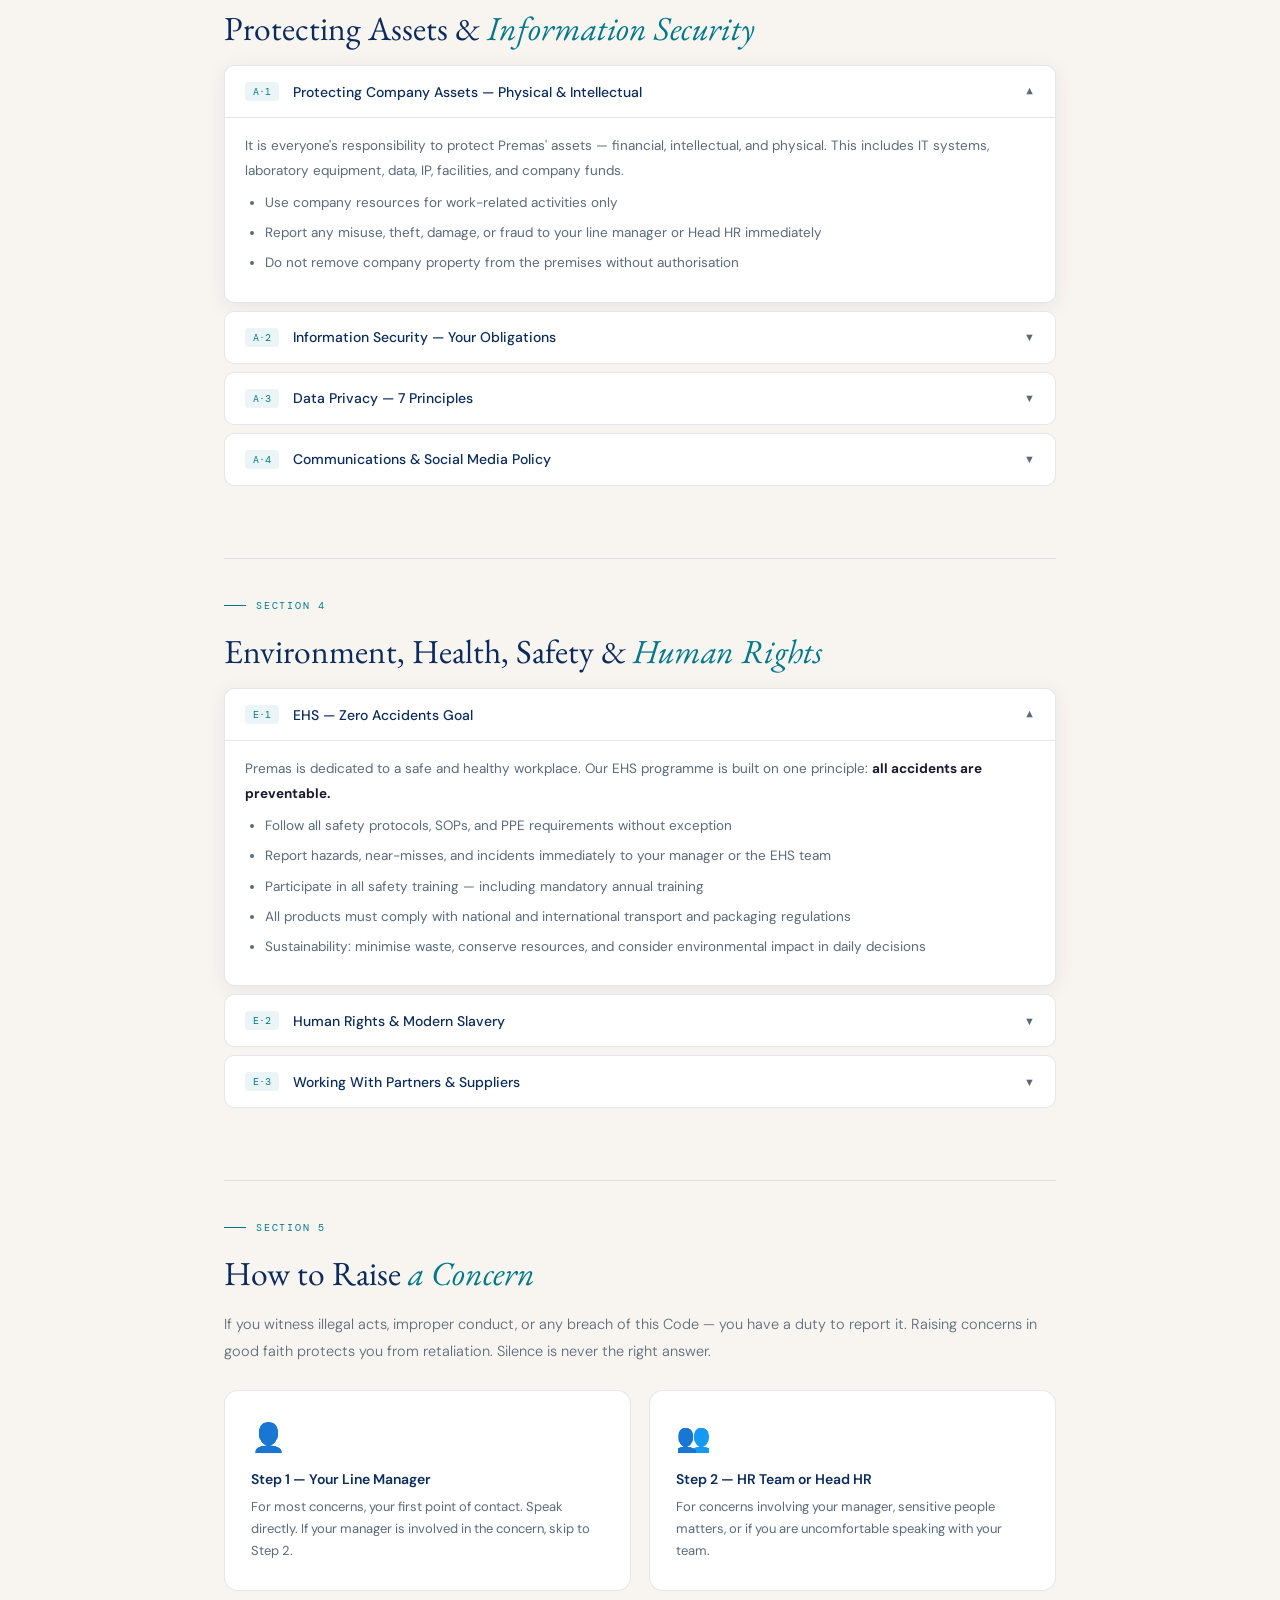
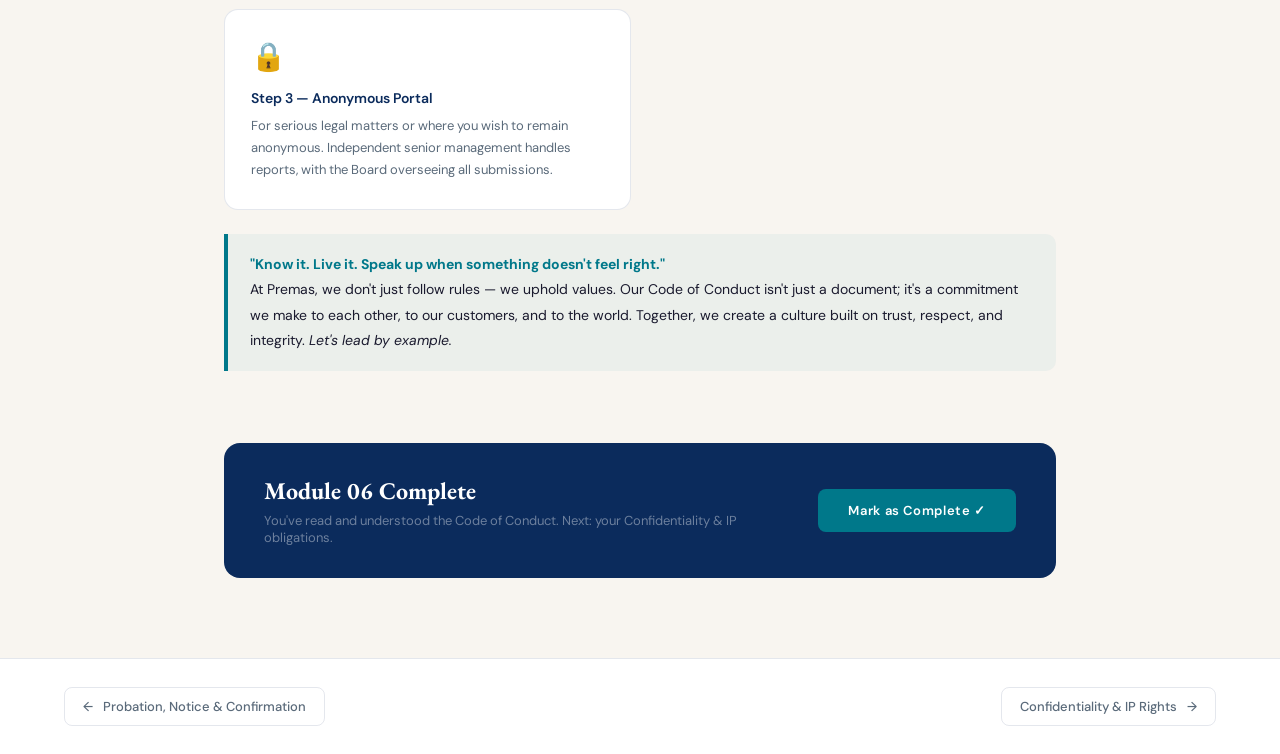
<file: pages/06-conduct.html>
<!DOCTYPE html>
<html lang="en">
<head>
<meta charset="UTF-8"/>
<meta name="viewport" content="width=device-width, initial-scale=1.0"/>
<title>06 · Code of Conduct</title>
<link rel="stylesheet" href="../shared/style.css"/>
</head>
<body>
<div id="scroll-bar"></div>
<div class="topbar">
  <div class="topbar-left">
    <a href="../index.html" class="back-link">Back to Portal</a>
    <div class="topbar-sep"></div>
    <span class="topbar-title">Module 06 · Code of Conduct & Business Ethics</span>
  </div>
  <div class="topbar-badge">06 / 08</div>
</div>

<div class="page-hero" data-num="06">
  <div class="page-eyebrow">Ethics & Compliance</div>
  <h1>Code of Conduct &amp; <em>Business Ethics</em></h1>
  <p class="page-hero-sub">This is mandatory reading. Every Premas employee must understand and live by the Code. It covers how we work, how we treat each other, and the ethical standards we hold ourselves to — everywhere we operate.</p>
</div>

<div class="content">

  <div class="section">
    <div class="section-label">A Message From Our MD</div>
    <div class="quote-block" style="font-size:1.15rem;">"I want you all to be proud to work for Premas Biotech — not just because we make groundbreaking advancements for a better world, but because we do so to the highest ethical standards. It is the responsibility of every colleague to read and make sure that they understand the Code of Conduct."</div>
    <div class="quote-attr" style="margin-left:28px;">— Dr. Prabuddha Kundu, Managing Director, Premas Biotech</div>

    <div class="callout" style="margin-top:32px;">
      <strong>Why the Code Exists:</strong> Our Code of Conduct exists to protect both you and the organisation — providing clear guidance on acceptable behaviour and preventing anyone from facing difficult or avoidable situations due to a lack of clarity. Non-compliance can have serious consequences for both Premas and you personally — including legal penalties, fines, and personal repercussions.
    </div>

    <h3 style="margin-top:28px;">The Ethical Dilemma Test</h3>
    <p class="body-text">If you are ever unsure whether an action is appropriate, ask yourself these four questions before proceeding:</p>
    <div class="card-grid">
      <div class="card"><div class="card-icon">⚖️</div><h4>Is it legal?</h4><p>Does the action comply with all applicable laws in India and in any other jurisdiction involved?</p></div>
      <div class="card"><div class="card-icon">📋</div><h4>Is it consistent with our Code?</h4><p>Does it align with the principles, policies, and values set out in this Code of Conduct?</p></div>
      <div class="card"><div class="card-icon">📰</div><h4>Would I be comfortable seeing it reported?</h4><p>If this action appeared in a newspaper or was shared externally — would you be comfortable with that?</p></div>
      <div class="card"><div class="card-icon">👥</div><h4>Can I justify it to others?</h4><p>Could you explain and defend this decision clearly to colleagues, your family, or friends?</p></div>
    </div>
    <div class="warning" style="margin-top:20px;"><strong>If the answer to any of these is "no" or "I'm not sure" — stop. Seek advice from your line manager or HR before proceeding.</strong></div>
  </div>

  <div class="divider"></div>

  <div class="section">
    <div class="section-label">Section 1</div>
    <h2>Respect for Our <em>People</em></h2>
    <p class="body-text">Our people are our greatest asset. It is essential that everyone at Premas can thrive and perform at their best. This requires respecting laws, maintaining optimal working conditions, and treating each other with dignity and respect — no matter where we operate.</p>

    <div class="accordion">
      <div class="acc-item open">
        <div class="acc-header" onclick="toggleAcc(this)">
          <span class="acc-tag">R·1</span>
          <span class="acc-title">Zero Tolerance for Bullying & Harassment</span>
          <span class="acc-arrow">▼</span>
        </div>
        <div class="acc-body">
          <p>Bullying or harassment of any kind — including on social media — is strictly prohibited. Every employee has the right to work without fear.</p>
          <ul>
            <li>Do not discriminate against anyone for any reason — gender, caste, religion, disability, age, or any other characteristic</li>
            <li>Do not bully, intimidate, or harass colleagues — in person, in writing, or digitally</li>
            <li>If you are a victim or witness to bullying or harassment, report it to your line manager, HR, or through the anonymous reporting process</li>
            <li>All reports will be handled confidentially and investigated thoroughly</li>
            <li>Retaliation against someone who raises a concern in good faith is itself a disciplinary offence</li>
          </ul>
          <div style="background:rgba(201,168,76,0.08);border-left:3px solid var(--gold);padding:12px 16px;margin-top:12px;border-radius:0 8px 8px 0;font-size:13px;"><strong>POSH Act Compliance:</strong> Premas complies fully with the Sexual Harassment of Women at Workplace (Prevention, Prohibition and Redressal) Act, 2013. The POSH Policy is available on the company intranet. A POSH Committee is constituted as required by law.</div>
        </div>
      </div>
      <div class="acc-item">
        <div class="acc-header" onclick="toggleAcc(this)">
          <span class="acc-tag">R·2</span>
          <span class="acc-title">Culture of Excellence & Fair Treatment</span>
          <span class="acc-arrow">▼</span>
        </div>
        <div class="acc-body">
          <ul>
            <li><strong>Fair Decision-Making:</strong> Recruitment, compensation, development, and promotion decisions must be based solely on ability, work performance, experience, and demonstrated potential</li>
            <li><strong>Diversity and Development:</strong> We support the development of all talent within the organisation — irrespective of background</li>
            <li><strong>Respect and Dignity:</strong> Treat everyone with integrity, honesty, courtesy, and respect at all times</li>
            <li><strong>Labour Law:</strong> Premas complies with all applicable employment laws. Where there is a conflict between local laws and Premas policy, the stricter rule applies</li>
          </ul>
        </div>
      </div>
    </div>
  </div>

  <div class="divider"></div>

  <div class="section">
    <div class="section-label">Section 2</div>
    <h2>Compliance, Integrity &amp; <em>Financial Controls</em></h2>
    <div class="accordion">
      <div class="acc-item open">
        <div class="acc-header" onclick="toggleAcc(this)">
          <span class="acc-tag">C·1</span>
          <span class="acc-title">Anti-Bribery & Corruption — Zero Tolerance</span>
          <span class="acc-arrow">▼</span>
        </div>
        <div class="acc-body">
          <p>Premas has a <strong>strict zero-tolerance policy against bribery and corruption in any form</strong>. Breaking anti-bribery laws can result in severe penalties for the company and for individuals personally — including unlimited fines and imprisonment.</p>
          <ul>
            <li>Do not demand or accept money, gifts, or services from suppliers, dealers, or business partners in return for any favour</li>
            <li>Do not offer bribes or kickbacks to public officials or commercial partners</li>
            <li>Do not make facilitation payments — payments to expedite processes that would occur regardless — in any country</li>
            <li>When interacting with government officials: never engage in actions that inappropriately influence their duties</li>
          </ul>
          <div style="background:rgba(0,120,138,0.06);border-left:3px solid var(--teal);padding:12px 16px;margin-top:12px;border-radius:0 8px 8px 0;font-size:13px;">If you suspect bribery or corruption — in any form — report it immediately to your line manager, Head HR, or through the anonymous reporting portal.</div>
        </div>
      </div>
      <div class="acc-item">
        <div class="acc-header" onclick="toggleAcc(this)">
          <span class="acc-tag">C·2</span>
          <span class="acc-title">Gifts & Hospitality — Rules and Prohibitions</span>
          <span class="acc-arrow">▼</span>
        </div>
        <div class="acc-body">
          <p>Gifts and hospitality can build legitimate business relationships. However, they must never influence — or appear to influence — impartial decision-making.</p>
          <strong>You must NOT offer any gift or hospitality:</strong>
          <ul>
            <li>To any public employee or government official — strictly prohibited</li>
            <li>That violates the recipient's own organisation's policies</li>
            <li>That could be regarded as illegal, improper, or that implies a return favour is expected</li>
            <li>In the form of cash or cash equivalents (gift vouchers, tokens, etc.)</li>
            <li>That is extravagant or overly lavish — hospitality must be suitable for the purpose of the meeting</li>
            <li>To anyone on the company's exclusion list — check with BD or HR if unsure</li>
          </ul>
        </div>
      </div>
      <div class="acc-item">
        <div class="acc-header" onclick="toggleAcc(this)">
          <span class="acc-tag">C·3</span>
          <span class="acc-title">Conflicts of Interest</span>
          <span class="acc-arrow">▼</span>
        </div>
        <div class="acc-body">
          <p>A conflict of interest arises when your personal interests could — or appear to — interfere with your professional duties at Premas. Conflicts can occur naturally and are not automatically a violation; <strong>the obligation is to disclose and manage them transparently.</strong></p>
          <strong>Examples of potential conflicts:</strong>
          <ul>
            <li>Owning shares or part-ownership of a Premas supplier, customer, or competitor</li>
            <li>Working (paid or unpaid) for a competitor, supplier, or customer</li>
            <li>Involving family members or friends in Premas business transactions</li>
            <li>Accepting inducements that could influence your decision-making</li>
          </ul>
          <strong>What to do:</strong>
          <ul>
            <li>Report any actual or potential conflict of interest to your line manager or HR immediately</li>
            <li>Do not take any action related to the conflict before it is formally resolved</li>
            <li>Your manager may consult Head HR and the Ethics process for guidance</li>
          </ul>
        </div>
      </div>
      <div class="acc-item">
        <div class="acc-header" onclick="toggleAcc(this)">
          <span class="acc-tag">C·4</span>
          <span class="acc-title">Financial Integrity & Accurate Records</span>
          <span class="acc-arrow">▼</span>
        </div>
        <div class="acc-body">
          <ul>
            <li>All business records — whether for internal use or external reporting — must be truthful, accurate, and complete</li>
            <li><strong>No business record should ever be falsified, misstated, or made misleading by omitting material facts</strong> — this is a zero-tolerance offence</li>
            <li>Expenses must be authorised by your line manager. Do not authorise anything that results in a personal benefit to you</li>
            <li>Report any suspected financial crime or fraud to your line manager, Head HR, or through the Speak Up process immediately</li>
          </ul>
        </div>
      </div>
      <div class="acc-item">
        <div class="acc-header" onclick="toggleAcc(this)">
          <span class="acc-tag">C·5</span>
          <span class="acc-title">Charitable & Political Donations</span>
          <span class="acc-arrow">▼</span>
        </div>
        <div class="acc-body">
          <ul>
            <li>Charitable donations must be made only to legitimate organisations whose goals align with Premas values — and must not create a conflict of interest</li>
            <li>Premas does not make donations to support any political party or candidate — in cash or in kind</li>
            <li>Personal political or community activities are your own choice — but must be conducted outside working hours and without using Premas resources (email, letterhead, etc.)</li>
          </ul>
        </div>
      </div>
    </div>
  </div>

  <div class="divider"></div>

  <div class="section">
    <div class="section-label">Section 3</div>
    <h2>Protecting Assets &amp; <em>Information Security</em></h2>
    <div class="accordion">
      <div class="acc-item open">
        <div class="acc-header" onclick="toggleAcc(this)">
          <span class="acc-tag">A·1</span>
          <span class="acc-title">Protecting Company Assets — Physical & Intellectual</span>
          <span class="acc-arrow">▼</span>
        </div>
        <div class="acc-body">
          <p>It is everyone's responsibility to protect Premas' assets — financial, intellectual, and physical. This includes IT systems, laboratory equipment, data, IP, facilities, and company funds.</p>
          <ul>
            <li>Use company resources for work-related activities only</li>
            <li>Report any misuse, theft, damage, or fraud to your line manager or Head HR immediately</li>
            <li>Do not remove company property from the premises without authorisation</li>
          </ul>
        </div>
      </div>
      <div class="acc-item">
        <div class="acc-header" onclick="toggleAcc(this)">
          <span class="acc-tag">A·2</span>
          <span class="acc-title">Information Security — Your Obligations</span>
          <span class="acc-arrow">▼</span>
        </div>
        <div class="acc-body">
          <strong>Do:</strong>
          <ul>
            <li>Report anything suspicious immediately — emails, phone calls, unusual network activity</li>
            <li>Complete all mandatory annual IT security training</li>
            <li>Contact the IT/InfoSec team early if you're introducing any new technology with a security element</li>
            <li>Use only company-approved systems for all Premas business</li>
          </ul>
          <strong>Do NOT:</strong>
          <ul>
            <li>Use company systems for illegal, fraudulent, or offensive purposes</li>
            <li>Send sensitive information via unsecured channels (standard unencrypted email)</li>
            <li>Use personal email, WhatsApp, Google Drive, or Dropbox for company data</li>
            <li>Connect unapproved USB devices to company systems — USB access requires IT approval</li>
            <li>Attempt to bypass any security control — electronic, physical, or otherwise</li>
            <li>Develop or procure technology solutions without prior IT approval</li>
          </ul>
        </div>
      </div>
      <div class="acc-item">
        <div class="acc-header" onclick="toggleAcc(this)">
          <span class="acc-tag">A·3</span>
          <span class="acc-title">Data Privacy — 7 Principles</span>
          <span class="acc-arrow">▼</span>
        </div>
        <div class="acc-body">
          <p>Premas handles personal data from employees, customers, partners, and research subjects. Non-compliance with data privacy obligations can lead to significant legal penalties. Follow these principles:</p>
          <ul>
            <li><strong>Purpose:</strong> Store data only for legitimate, defined purposes</li>
            <li><strong>Security:</strong> Keep data safe — treat others' data as you would your own</li>
            <li><strong>Retention:</strong> Keep data only as long as necessary and legally permissible</li>
            <li><strong>Usage:</strong> Be mindful of how data is collected, used, and retained in daily operations</li>
            <li><strong>Accuracy:</strong> Maintain accurate and up-to-date data at all times</li>
            <li><strong>Transparency:</strong> Clearly communicate how personal data is used</li>
            <li><strong>Reporting:</strong> Report any data loss, theft, or unauthorised disclosure to the InfoSec team immediately</li>
          </ul>
          <div style="background:rgba(0,120,138,0.06);border-left:3px solid var(--teal);padding:12px 16px;margin-top:12px;border-radius:0 8px 8px 0;font-size:13px;">Confidential information — including salary details, pricing, client data, and research results — must be shared only with those who need to know. Use an NDA when sharing confidential information externally.</div>
        </div>
      </div>
      <div class="acc-item">
        <div class="acc-header" onclick="toggleAcc(this)">
          <span class="acc-tag">A·4</span>
          <span class="acc-title">Communications & Social Media Policy</span>
          <span class="acc-arrow">▼</span>
        </div>
        <div class="acc-body">
          <p><strong>External communications:</strong> Only designated employees may speak to media, respond to corporate enquiries, or post on behalf of Premas. All media enquiries — including from journalists, analysts, or investors — must be forwarded to the BD team immediately without personal comment.</p>
          <strong>Social media:</strong>
          <ul>
            <li>Only designated employees may post on company social media accounts</li>
            <li>Do not open social media accounts in the company's name or use its brands without permission</li>
            <li>Personal social media use must not damage Premas' reputation or be used to bully, harass, or cause distress to any person</li>
            <li>Never share confidential company information on any social platform</li>
            <li>Violations of the social media policy are treated seriously and may lead to disciplinary action</li>
          </ul>
        </div>
      </div>
    </div>
  </div>

  <div class="divider"></div>

  <div class="section">
    <div class="section-label">Section 4</div>
    <h2>Environment, Health, Safety &amp; <em>Human Rights</em></h2>
    <div class="accordion">
      <div class="acc-item open">
        <div class="acc-header" onclick="toggleAcc(this)">
          <span class="acc-tag">E·1</span>
          <span class="acc-title">EHS — Zero Accidents Goal</span>
          <span class="acc-arrow">▼</span>
        </div>
        <div class="acc-body">
          <p>Premas is dedicated to a safe and healthy workplace. Our EHS programme is built on one principle: <strong>all accidents are preventable.</strong></p>
          <ul>
            <li>Follow all safety protocols, SOPs, and PPE requirements without exception</li>
            <li>Report hazards, near-misses, and incidents immediately to your manager or the EHS team</li>
            <li>Participate in all safety training — including mandatory annual training</li>
            <li>All products must comply with national and international transport and packaging regulations</li>
            <li>Sustainability: minimise waste, conserve resources, and consider environmental impact in daily decisions</li>
          </ul>
        </div>
      </div>
      <div class="acc-item">
        <div class="acc-header" onclick="toggleAcc(this)">
          <span class="acc-tag">E·2</span>
          <span class="acc-title">Human Rights & Modern Slavery</span>
          <span class="acc-arrow">▼</span>
        </div>
        <div class="acc-body">
          <p>Modern slavery — which includes forced labour, underage workers, exploitation, and unacceptable working conditions — is a crime and a violation of fundamental human rights. <strong>Premas has zero tolerance for any form of modern slavery in our operations or supply chain.</strong></p>
          <ul>
            <li>We work exclusively with individuals who freely choose to work and have equal rights</li>
            <li>We will not engage with suppliers or organisations that use child labour, forced labour, or deny freedom of association</li>
            <li>If you suspect an instance of modern slavery anywhere in our supply chain, report it to your line manager immediately</li>
          </ul>
        </div>
      </div>
      <div class="acc-item">
        <div class="acc-header" onclick="toggleAcc(this)">
          <span class="acc-tag">E·3</span>
          <span class="acc-title">Working With Partners & Suppliers</span>
          <span class="acc-arrow">▼</span>
        </div>
        <div class="acc-body">
          <p>Premas' suppliers and third-party providers must adhere to all applicable laws and regulations. Our Ethical Sourcing Policy requires compliance with:</p>
          <ul>
            <li>Anti-Bribery and Corruption standards</li>
            <li>Modern Slavery and Trafficking prohibition</li>
            <li>Competition and Anti-Trust laws</li>
            <li>Environment, Health & Safety regulations</li>
            <li>Product Safety and Transport Compliance</li>
          </ul>
        </div>
      </div>
    </div>
  </div>

  <div class="divider"></div>

  <div class="section">
    <div class="section-label">Section 5</div>
    <h2>How to Raise <em>a Concern</em></h2>
    <p class="body-text">If you witness illegal acts, improper conduct, or any breach of this Code — you have a duty to report it. Raising concerns in good faith protects you from retaliation. Silence is never the right answer.</p>

    <div class="card-grid">
      <div class="card">
        <div class="card-icon">👤</div>
        <h4>Step 1 — Your Line Manager</h4>
        <p>For most concerns, your first point of contact. Speak directly. If your manager is involved in the concern, skip to Step 2.</p>
      </div>
      <div class="card">
        <div class="card-icon">👥</div>
        <h4>Step 2 — HR Team or Head HR</h4>
        <p>For concerns involving your manager, sensitive people matters, or if you are uncomfortable speaking with your team.</p>
      </div>
      <div class="card">
        <div class="card-icon">🔒</div>
        <h4>Step 3 — Anonymous Portal</h4>
        <p>For serious legal matters or where you wish to remain anonymous. Independent senior management handles reports, with the Board overseeing all submissions.</p>
      </div>
    </div>

    <div class="callout" style="margin-top:24px;">
      <strong>"Know it. Live it. Speak up when something doesn't feel right."</strong><br/>
      At Premas, we don't just follow rules — we uphold values. Our Code of Conduct isn't just a document; it's a commitment we make to each other, to our customers, and to the world. Together, we create a culture built on trust, respect, and integrity. <em>Let's lead by example.</em>
    </div>
  </div>

  <div class="done-strip">
    <div class="done-strip-text">
      <h3>Module 06 Complete</h3>
      <p>You've read and understood the Code of Conduct. Next: your Confidentiality & IP obligations.</p>
    </div>
    <button class="done-btn" data-module="mod-06" onclick="markDone('mod-06', this)">Mark as Complete ✓</button>
  </div>
</div>

<div class="page-nav-footer">
  <a href="05-tenure.html" class="pnf-link pnf-prev">Probation, Notice & Confirmation</a>
  <a href="07-ip.html" class="pnf-link pnf-next">Confidentiality & IP Rights</a>
</div>
<script src="../shared/nav.js"></script>
</body>
</html>
</file>
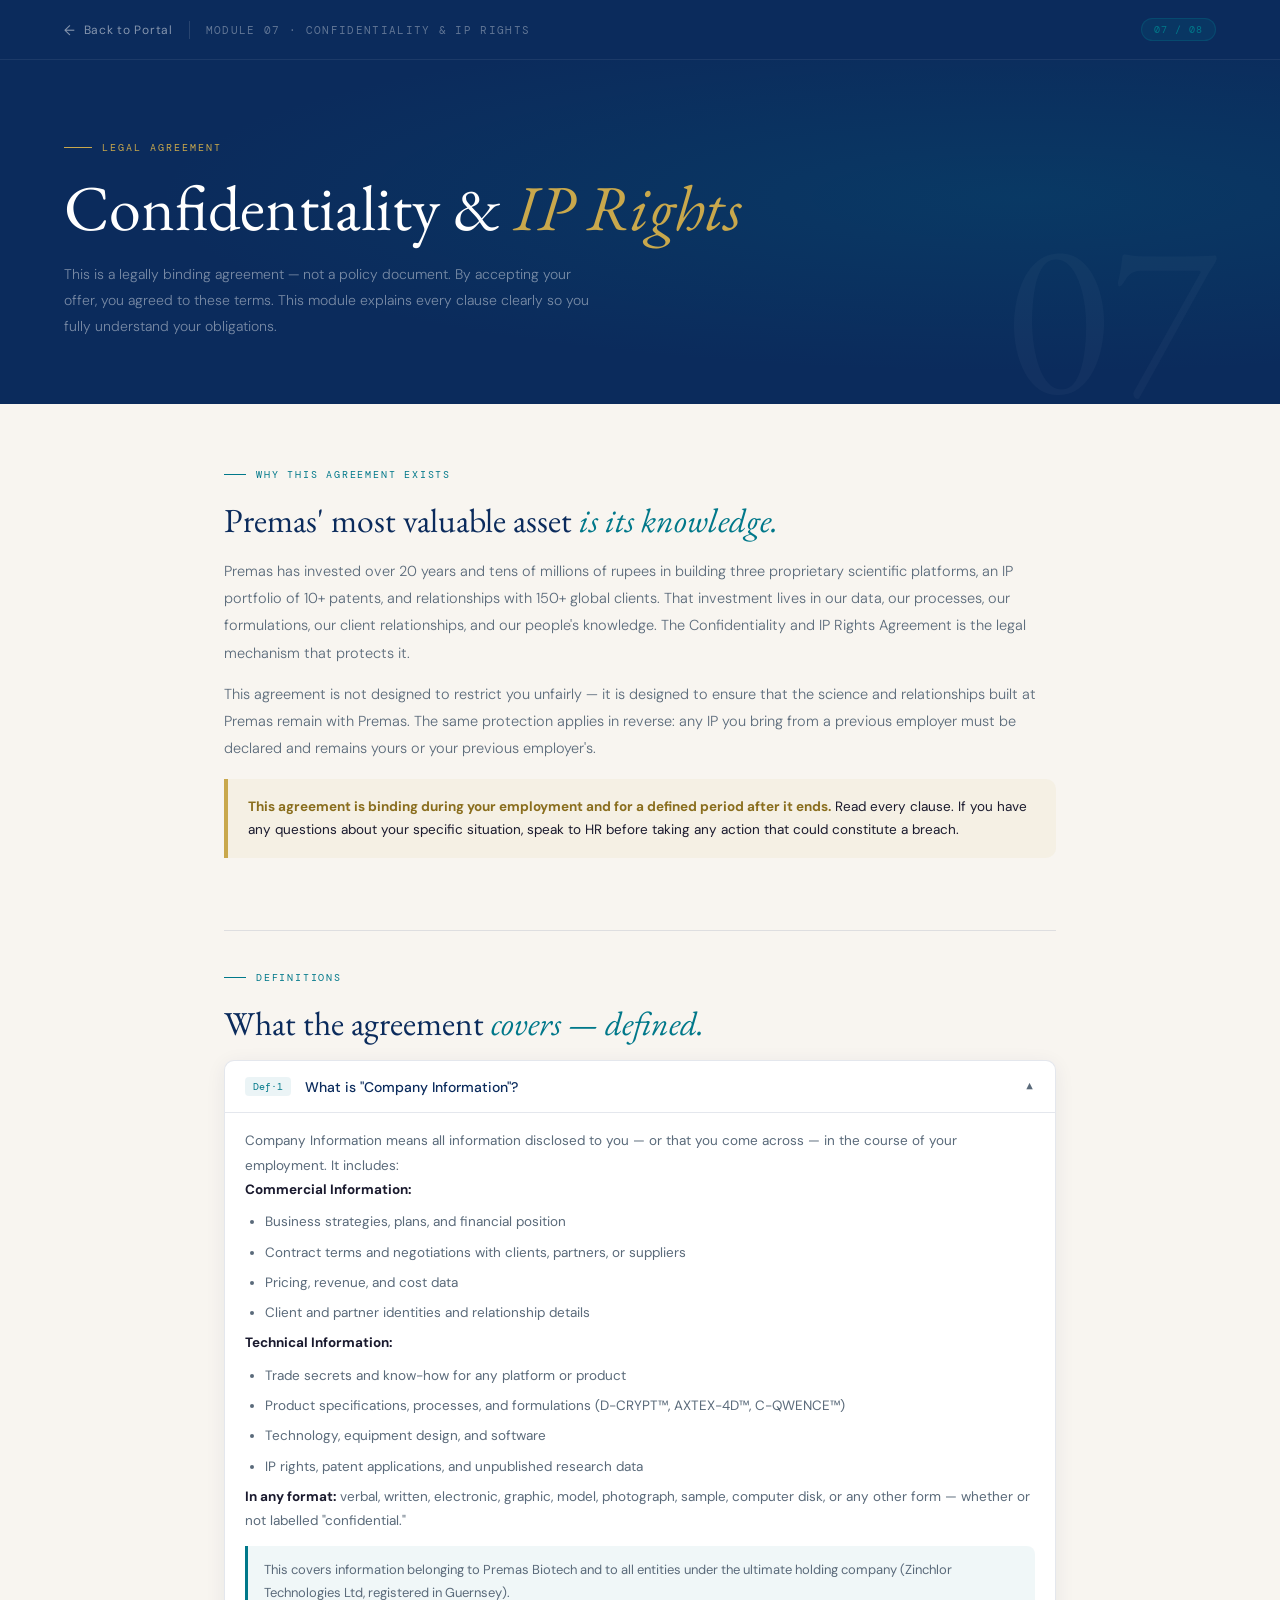
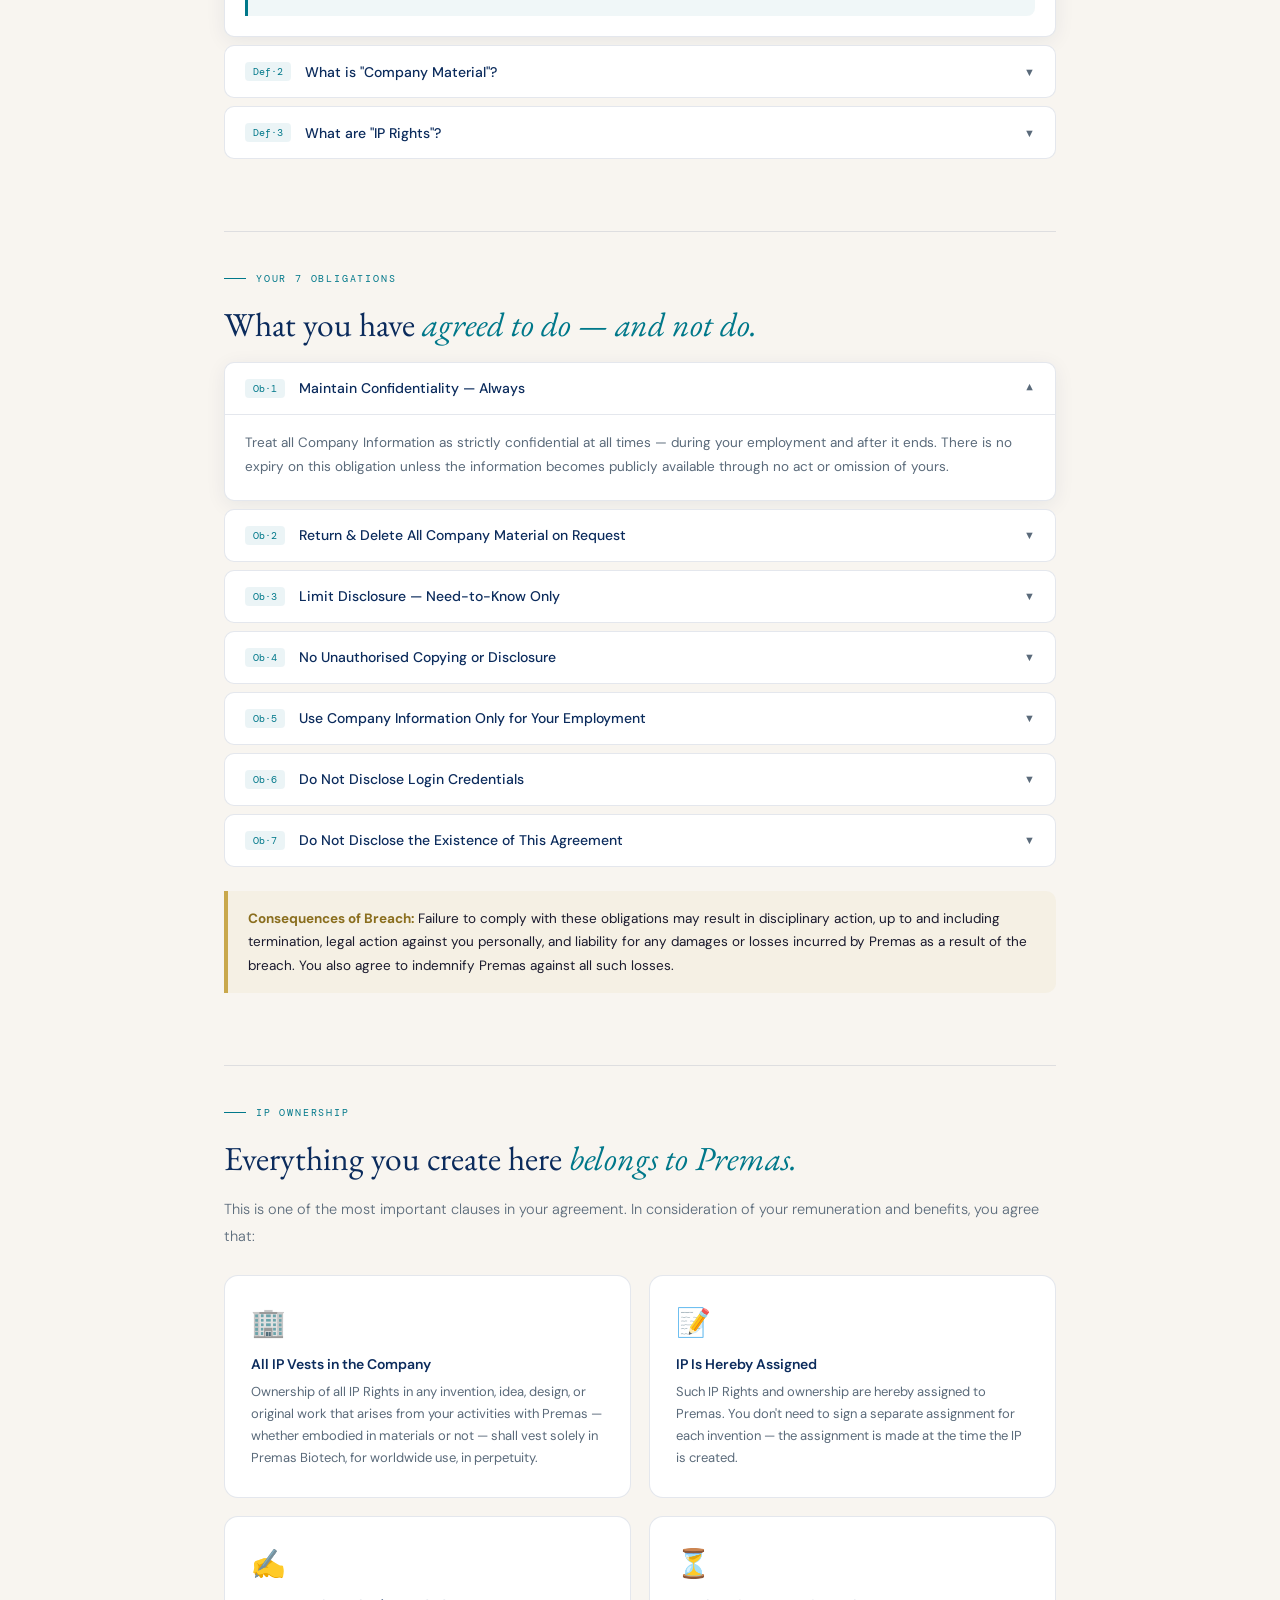
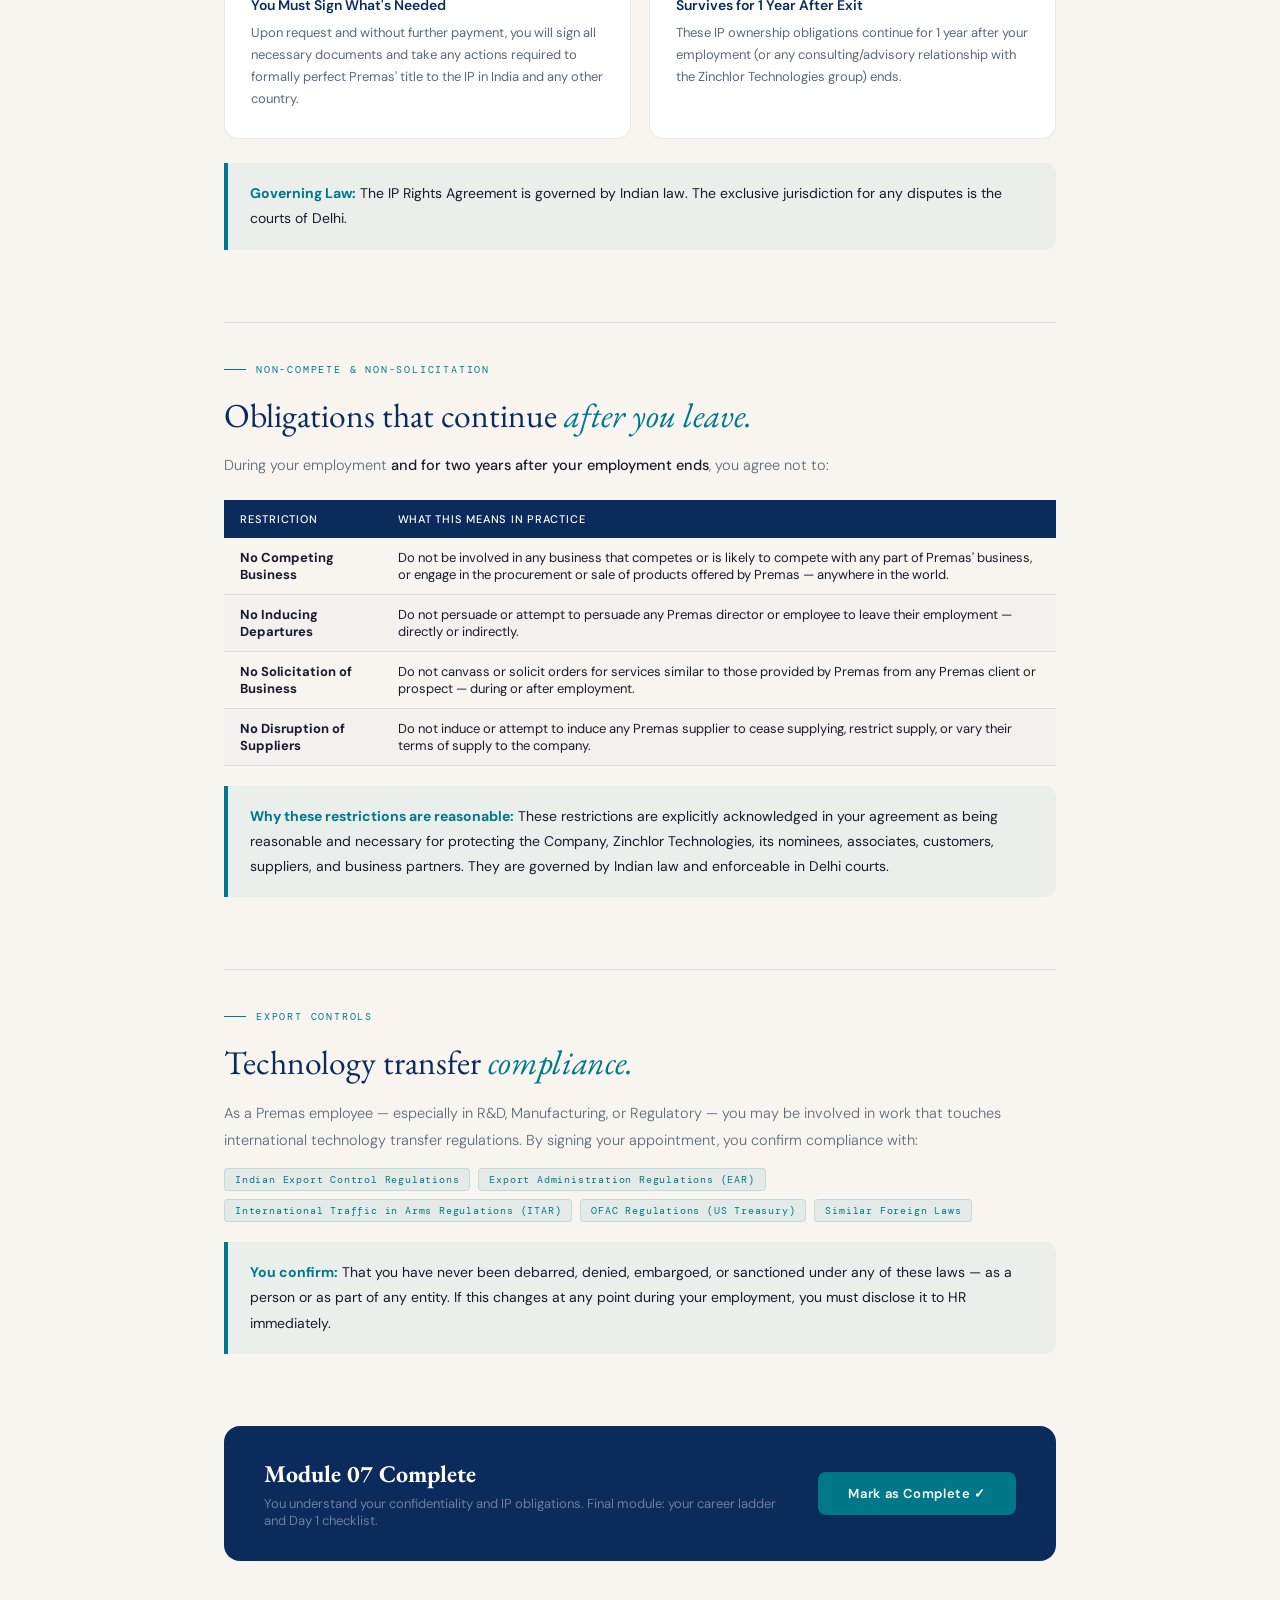
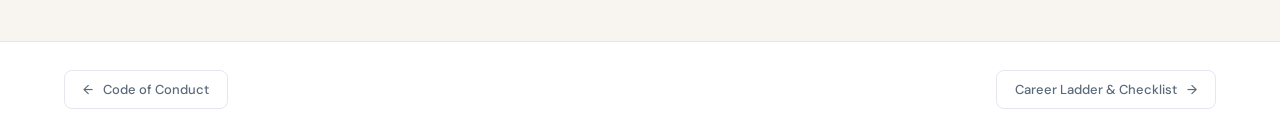
<file: pages/07-ip.html>
<!DOCTYPE html>
<html lang="en">
<head>
<meta charset="UTF-8"/>
<meta name="viewport" content="width=device-width, initial-scale=1.0"/>
<title>07 · Confidentiality & IP Rights</title>
<link rel="stylesheet" href="../shared/style.css"/>
</head>
<body>
<div id="scroll-bar"></div>
<div class="topbar">
  <div class="topbar-left">
    <a href="../index.html" class="back-link">Back to Portal</a>
    <div class="topbar-sep"></div>
    <span class="topbar-title">Module 07 · Confidentiality & IP Rights</span>
  </div>
  <div class="topbar-badge">07 / 08</div>
</div>

<div class="page-hero" data-num="07">
  <div class="page-eyebrow">Legal Agreement</div>
  <h1>Confidentiality &amp; <em>IP Rights</em></h1>
  <p class="page-hero-sub">This is a legally binding agreement — not a policy document. By accepting your offer, you agreed to these terms. This module explains every clause clearly so you fully understand your obligations.</p>
</div>

<div class="content">

  <div class="section">
    <div class="section-label">Why This Agreement Exists</div>
    <h2>Premas' most valuable asset <em>is its knowledge.</em></h2>
    <p class="body-text">Premas has invested over 20 years and tens of millions of rupees in building three proprietary scientific platforms, an IP portfolio of 10+ patents, and relationships with 150+ global clients. That investment lives in our data, our processes, our formulations, our client relationships, and our people's knowledge. The Confidentiality and IP Rights Agreement is the legal mechanism that protects it.</p>
    <p class="body-text">This agreement is not designed to restrict you unfairly — it is designed to ensure that the science and relationships built at Premas remain with Premas. The same protection applies in reverse: any IP you bring from a previous employer must be declared and remains yours or your previous employer's.</p>
    <div class="warning">
      <strong>This agreement is binding during your employment and for a defined period after it ends.</strong> Read every clause. If you have any questions about your specific situation, speak to HR before taking any action that could constitute a breach.
    </div>
  </div>

  <div class="divider"></div>

  <div class="section">
    <div class="section-label">Definitions</div>
    <h2>What the agreement <em>covers — defined.</em></h2>

    <div class="accordion">
      <div class="acc-item open">
        <div class="acc-header" onclick="toggleAcc(this)">
          <span class="acc-tag">Def·1</span>
          <span class="acc-title">What is "Company Information"?</span>
          <span class="acc-arrow">▼</span>
        </div>
        <div class="acc-body">
          <p>Company Information means all information disclosed to you — or that you come across — in the course of your employment. It includes:</p>
          <strong>Commercial Information:</strong>
          <ul>
            <li>Business strategies, plans, and financial position</li>
            <li>Contract terms and negotiations with clients, partners, or suppliers</li>
            <li>Pricing, revenue, and cost data</li>
            <li>Client and partner identities and relationship details</li>
          </ul>
          <strong>Technical Information:</strong>
          <ul>
            <li>Trade secrets and know-how for any platform or product</li>
            <li>Product specifications, processes, and formulations (D-CRYPT™, AXTEX-4D™, C-QWENCE™)</li>
            <li>Technology, equipment design, and software</li>
            <li>IP rights, patent applications, and unpublished research data</li>
          </ul>
          <strong>In any format:</strong> verbal, written, electronic, graphic, model, photograph, sample, computer disk, or any other form — whether or not labelled "confidential."
          <div style="background:rgba(0,120,138,0.06);border-left:3px solid var(--teal);padding:12px 16px;margin-top:12px;border-radius:0 8px 8px 0;font-size:13px;">This covers information belonging to Premas Biotech and to all entities under the ultimate holding company (Zinchlor Technologies Ltd, registered in Guernsey).</div>
        </div>
      </div>
      <div class="acc-item">
        <div class="acc-header" onclick="toggleAcc(this)">
          <span class="acc-tag">Def·2</span>
          <span class="acc-title">What is "Company Material"?</span>
          <span class="acc-arrow">▼</span>
        </div>
        <div class="acc-body">
          <p>Company Material means any physical or digital embodiment of Company Information — including documents, drawings, designs, models, photographs, samples, formulae, computer disks, files, or any other form of recorded Company Information.</p>
          <p style="margin-top:10px;">This includes materials on company devices and on personal devices if they contain company data — laptops, phones, USB drives, cloud storage accounts.</p>
        </div>
      </div>
      <div class="acc-item">
        <div class="acc-header" onclick="toggleAcc(this)">
          <span class="acc-tag">Def·3</span>
          <span class="acc-title">What are "IP Rights"?</span>
          <span class="acc-arrow">▼</span>
        </div>
        <div class="acc-body">
          <p>IP Rights means all forms of intellectual property, including:</p>
          <ul>
            <li>Copyright (in written, visual, or software works)</li>
            <li>Patent rights (including patentable inventions — even before a patent is filed)</li>
            <li>Design rights (registered and unregistered)</li>
            <li>Trade names, logos, and trademarks (registered and unregistered)</li>
            <li>Moral rights and rights in get-up</li>
            <li>The right to apply for registration of all of the above</li>
          </ul>
        </div>
      </div>
    </div>
  </div>

  <div class="divider"></div>

  <div class="section">
    <div class="section-label">Your 7 Obligations</div>
    <h2>What you have <em>agreed to do — and not do.</em></h2>

    <div class="accordion">
      <div class="acc-item open">
        <div class="acc-header" onclick="toggleAcc(this)">
          <span class="acc-tag">Ob·1</span>
          <span class="acc-title">Maintain Confidentiality — Always</span>
          <span class="acc-arrow">▼</span>
        </div>
        <div class="acc-body">Treat all Company Information as strictly confidential at all times — during your employment and after it ends. There is no expiry on this obligation unless the information becomes publicly available through no act or omission of yours.</div>
      </div>
      <div class="acc-item">
        <div class="acc-header" onclick="toggleAcc(this)">
          <span class="acc-tag">Ob·2</span>
          <span class="acc-title">Return & Delete All Company Material on Request</span>
          <span class="acc-arrow">▼</span>
        </div>
        <div class="acc-body">On request — at any time, including on the day you leave — you must deliver all Company Material in your possession, custody, or control to Premas, and permanently delete all Company Information from any device (company or personal) in your possession.</div>
      </div>
      <div class="acc-item">
        <div class="acc-header" onclick="toggleAcc(this)">
          <span class="acc-tag">Ob·3</span>
          <span class="acc-title">Limit Disclosure — Need-to-Know Only</span>
          <span class="acc-arrow">▼</span>
        </div>
        <div class="acc-body">Disclose Company Information only to those who genuinely need to know it for the purposes of your employment — and only to those who are themselves bound by equivalent confidentiality obligations. This applies both internally and to external parties.</div>
      </div>
      <div class="acc-item">
        <div class="acc-header" onclick="toggleAcc(this)">
          <span class="acc-tag">Ob·4</span>
          <span class="acc-title">No Unauthorised Copying or Disclosure</span>
          <span class="acc-arrow">▼</span>
        </div>
        <div class="acc-body">Do not copy or disclose any Company Information to any third party other than in the ordinary course of business and on a need-to-know basis — without the written consent of Premas. This includes screenshots, printouts, forwarded emails, and informal verbal conversations.</div>
      </div>
      <div class="acc-item">
        <div class="acc-header" onclick="toggleAcc(this)">
          <span class="acc-tag">Ob·5</span>
          <span class="acc-title">Use Company Information Only for Your Employment</span>
          <span class="acc-arrow">▼</span>
        </div>
        <div class="acc-body">Do not use Company Information for any purpose other than your employment at Premas and activities authorised by the company. This means you cannot use Premas' proprietary knowledge, processes, or client relationships to benefit yourself, a third party, or any future employer.</div>
      </div>
      <div class="acc-item">
        <div class="acc-header" onclick="toggleAcc(this)">
          <span class="acc-tag">Ob·6</span>
          <span class="acc-title">Do Not Disclose Login Credentials</span>
          <span class="acc-arrow">▼</span>
        </div>
        <div class="acc-body">You agree not to disclose any official credentials — including login information for any company application, system, device, or service — to any unauthorised third party, either during your employment or after its termination. Sharing passwords, access tokens, or system credentials is a breach of this agreement.</div>
      </div>
      <div class="acc-item">
        <div class="acc-header" onclick="toggleAcc(this)">
          <span class="acc-tag">Ob·7</span>
          <span class="acc-title">Do Not Disclose the Existence of This Agreement</span>
          <span class="acc-arrow">▼</span>
        </div>
        <div class="acc-body">Without the company's written consent, you agree not to tell any third party that this agreement exists, or that Premas is disclosing Company Information to you. This applies during your employment and indefinitely thereafter.</div>
      </div>
    </div>

    <div class="warning" style="margin-top:24px;">
      <strong>Consequences of Breach:</strong> Failure to comply with these obligations may result in disciplinary action, up to and including termination, legal action against you personally, and liability for any damages or losses incurred by Premas as a result of the breach. You also agree to indemnify Premas against all such losses.
    </div>
  </div>

  <div class="divider"></div>

  <div class="section">
    <div class="section-label">IP Ownership</div>
    <h2>Everything you create here <em>belongs to Premas.</em></h2>
    <p class="body-text">This is one of the most important clauses in your agreement. In consideration of your remuneration and benefits, you agree that:</p>

    <div class="card-grid">
      <div class="card">
        <div class="card-icon">🏢</div>
        <h4>All IP Vests in the Company</h4>
        <p>Ownership of all IP Rights in any invention, idea, design, or original work that arises from your activities with Premas — whether embodied in materials or not — shall vest solely in Premas Biotech, for worldwide use, in perpetuity.</p>
      </div>
      <div class="card">
        <div class="card-icon">📝</div>
        <h4>IP Is Hereby Assigned</h4>
        <p>Such IP Rights and ownership are hereby assigned to Premas. You don't need to sign a separate assignment for each invention — the assignment is made at the time the IP is created.</p>
      </div>
      <div class="card">
        <div class="card-icon">✍️</div>
        <h4>You Must Sign What's Needed</h4>
        <p>Upon request and without further payment, you will sign all necessary documents and take any actions required to formally perfect Premas' title to the IP in India and any other country.</p>
      </div>
      <div class="card">
        <div class="card-icon">⏳</div>
        <h4>Survives for 1 Year After Exit</h4>
        <p>These IP ownership obligations continue for 1 year after your employment (or any consulting/advisory relationship with the Zinchlor Technologies group) ends.</p>
      </div>
    </div>

    <div class="callout" style="margin-top:24px;">
      <strong>Governing Law:</strong> The IP Rights Agreement is governed by Indian law. The exclusive jurisdiction for any disputes is the courts of Delhi.
    </div>
  </div>

  <div class="divider"></div>

  <div class="section">
    <div class="section-label">Non-Compete & Non-Solicitation</div>
    <h2>Obligations that continue <em>after you leave.</em></h2>
    <p class="body-text">During your employment <strong>and for two years after your employment ends</strong>, you agree not to:</p>

    <table class="data-table" style="margin-top:20px;">
      <thead><tr><th>Restriction</th><th>What This Means in Practice</th></tr></thead>
      <tbody>
        <tr>
          <td><strong>No Competing Business</strong></td>
          <td>Do not be involved in any business that competes or is likely to compete with any part of Premas' business, or engage in the procurement or sale of products offered by Premas — anywhere in the world.</td>
        </tr>
        <tr>
          <td><strong>No Inducing Departures</strong></td>
          <td>Do not persuade or attempt to persuade any Premas director or employee to leave their employment — directly or indirectly.</td>
        </tr>
        <tr>
          <td><strong>No Solicitation of Business</strong></td>
          <td>Do not canvass or solicit orders for services similar to those provided by Premas from any Premas client or prospect — during or after employment.</td>
        </tr>
        <tr>
          <td><strong>No Disruption of Suppliers</strong></td>
          <td>Do not induce or attempt to induce any Premas supplier to cease supplying, restrict supply, or vary their terms of supply to the company.</td>
        </tr>
      </tbody>
    </table>

    <div class="callout" style="margin-top:20px;">
      <strong>Why these restrictions are reasonable:</strong> These restrictions are explicitly acknowledged in your agreement as being reasonable and necessary for protecting the Company, Zinchlor Technologies, its nominees, associates, customers, suppliers, and business partners. They are governed by Indian law and enforceable in Delhi courts.
    </div>
  </div>

  <div class="divider"></div>

  <div class="section">
    <div class="section-label">Export Controls</div>
    <h2>Technology transfer <em>compliance.</em></h2>
    <p class="body-text">As a Premas employee — especially in R&D, Manufacturing, or Regulatory — you may be involved in work that touches international technology transfer regulations. By signing your appointment, you confirm compliance with:</p>
    <div class="chip-row">
      <span class="chip">Indian Export Control Regulations</span>
      <span class="chip">Export Administration Regulations (EAR)</span>
      <span class="chip">International Traffic in Arms Regulations (ITAR)</span>
      <span class="chip">OFAC Regulations (US Treasury)</span>
      <span class="chip">Similar Foreign Laws</span>
    </div>
    <div class="callout" style="margin-top:20px;">
      <strong>You confirm:</strong> That you have never been debarred, denied, embargoed, or sanctioned under any of these laws — as a person or as part of any entity. If this changes at any point during your employment, you must disclose it to HR immediately.
    </div>
  </div>

  <div class="done-strip">
    <div class="done-strip-text">
      <h3>Module 07 Complete</h3>
      <p>You understand your confidentiality and IP obligations. Final module: your career ladder and Day 1 checklist.</p>
    </div>
    <button class="done-btn" data-module="mod-07" onclick="markDone('mod-07', this)">Mark as Complete ✓</button>
  </div>
</div>

<div class="page-nav-footer">
  <a href="06-conduct.html" class="pnf-link pnf-prev">Code of Conduct</a>
  <a href="08-growth.html" class="pnf-link pnf-next">Career Ladder & Checklist</a>
</div>
<script src="../shared/nav.js"></script>
</body>
</html>
</file>
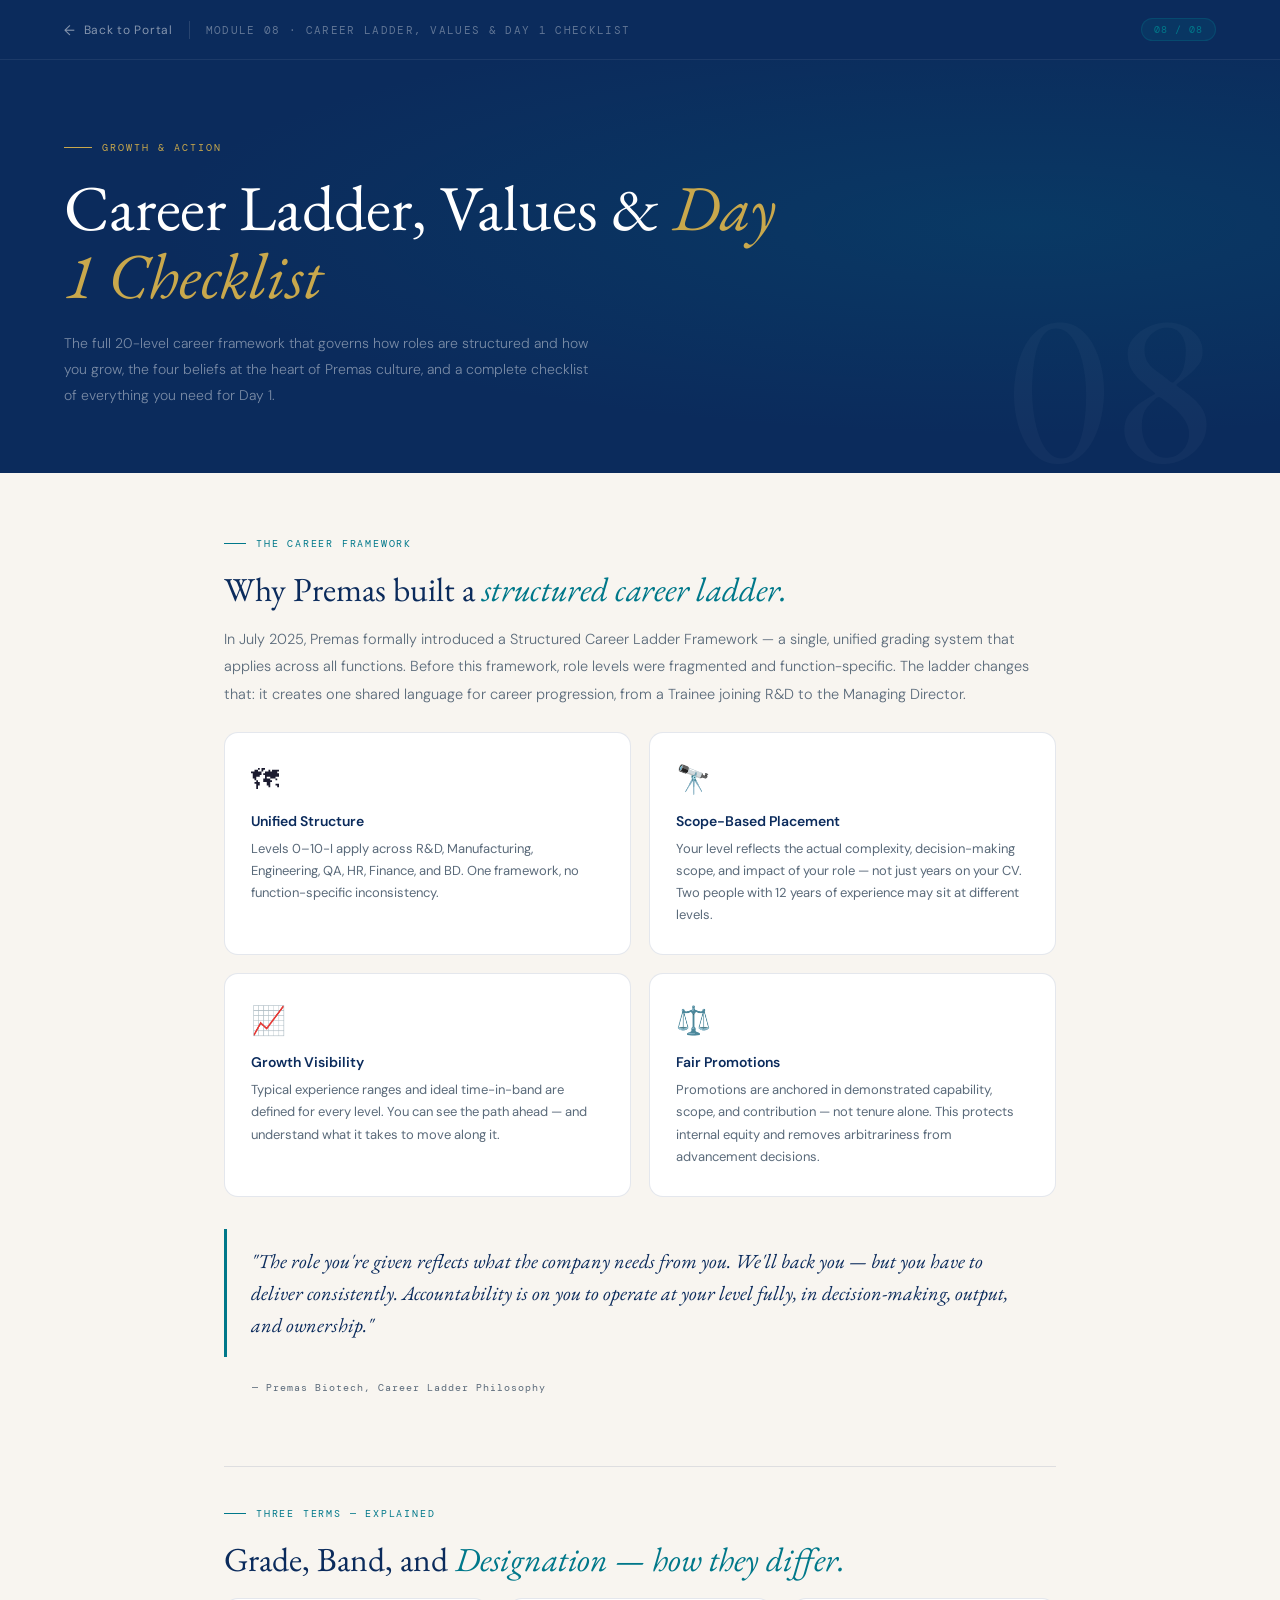
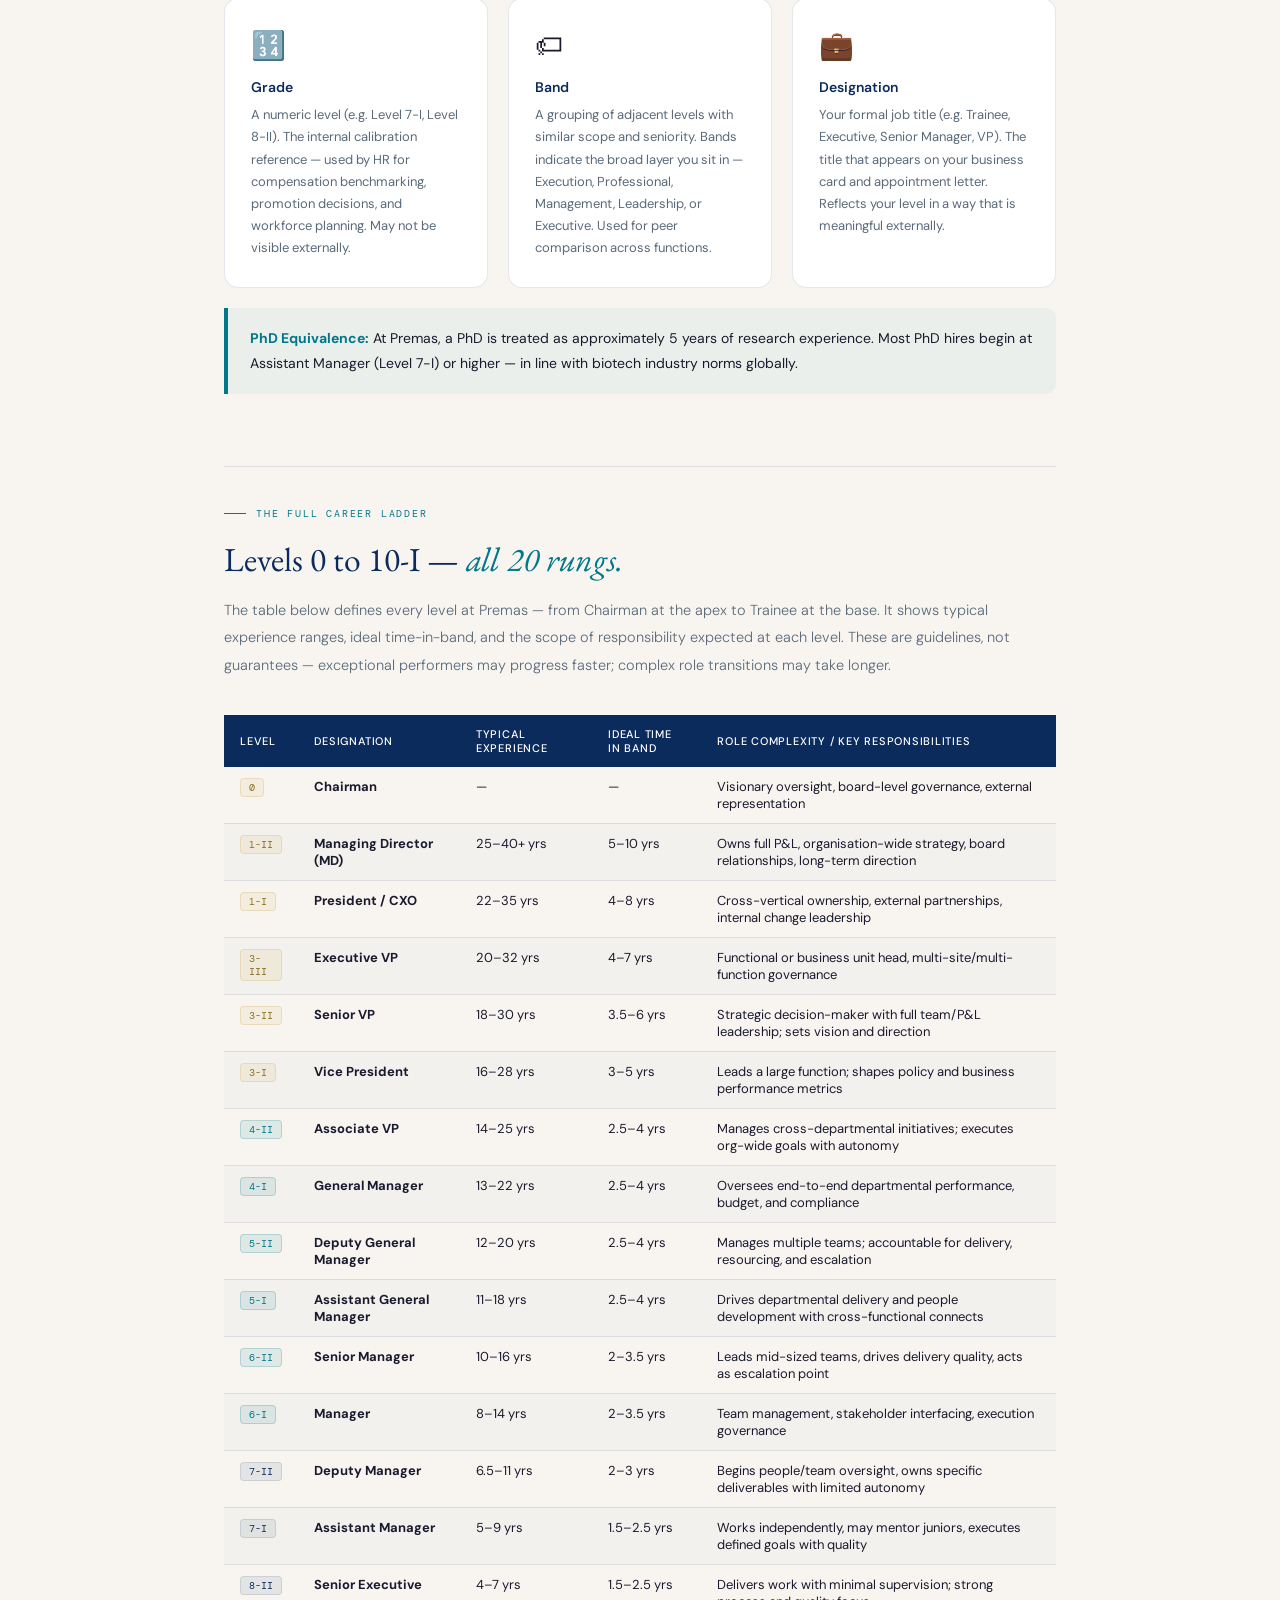
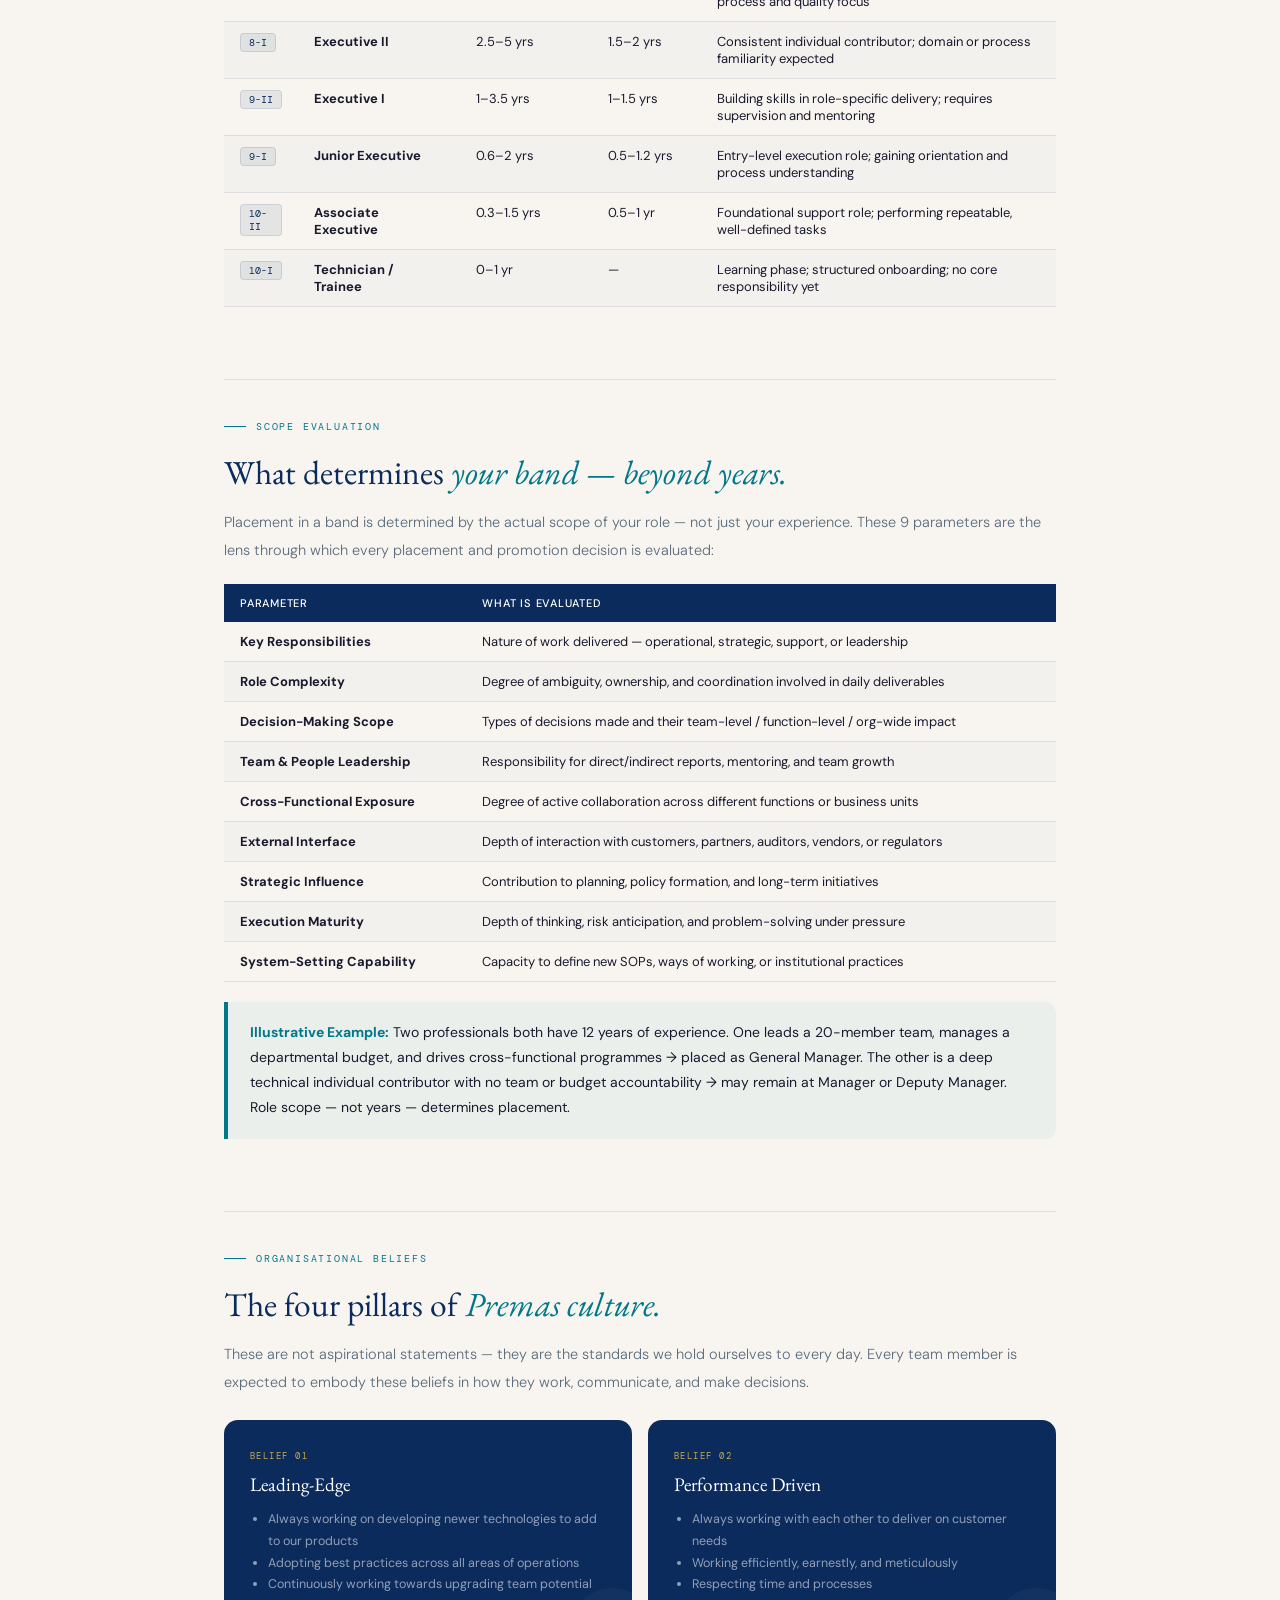
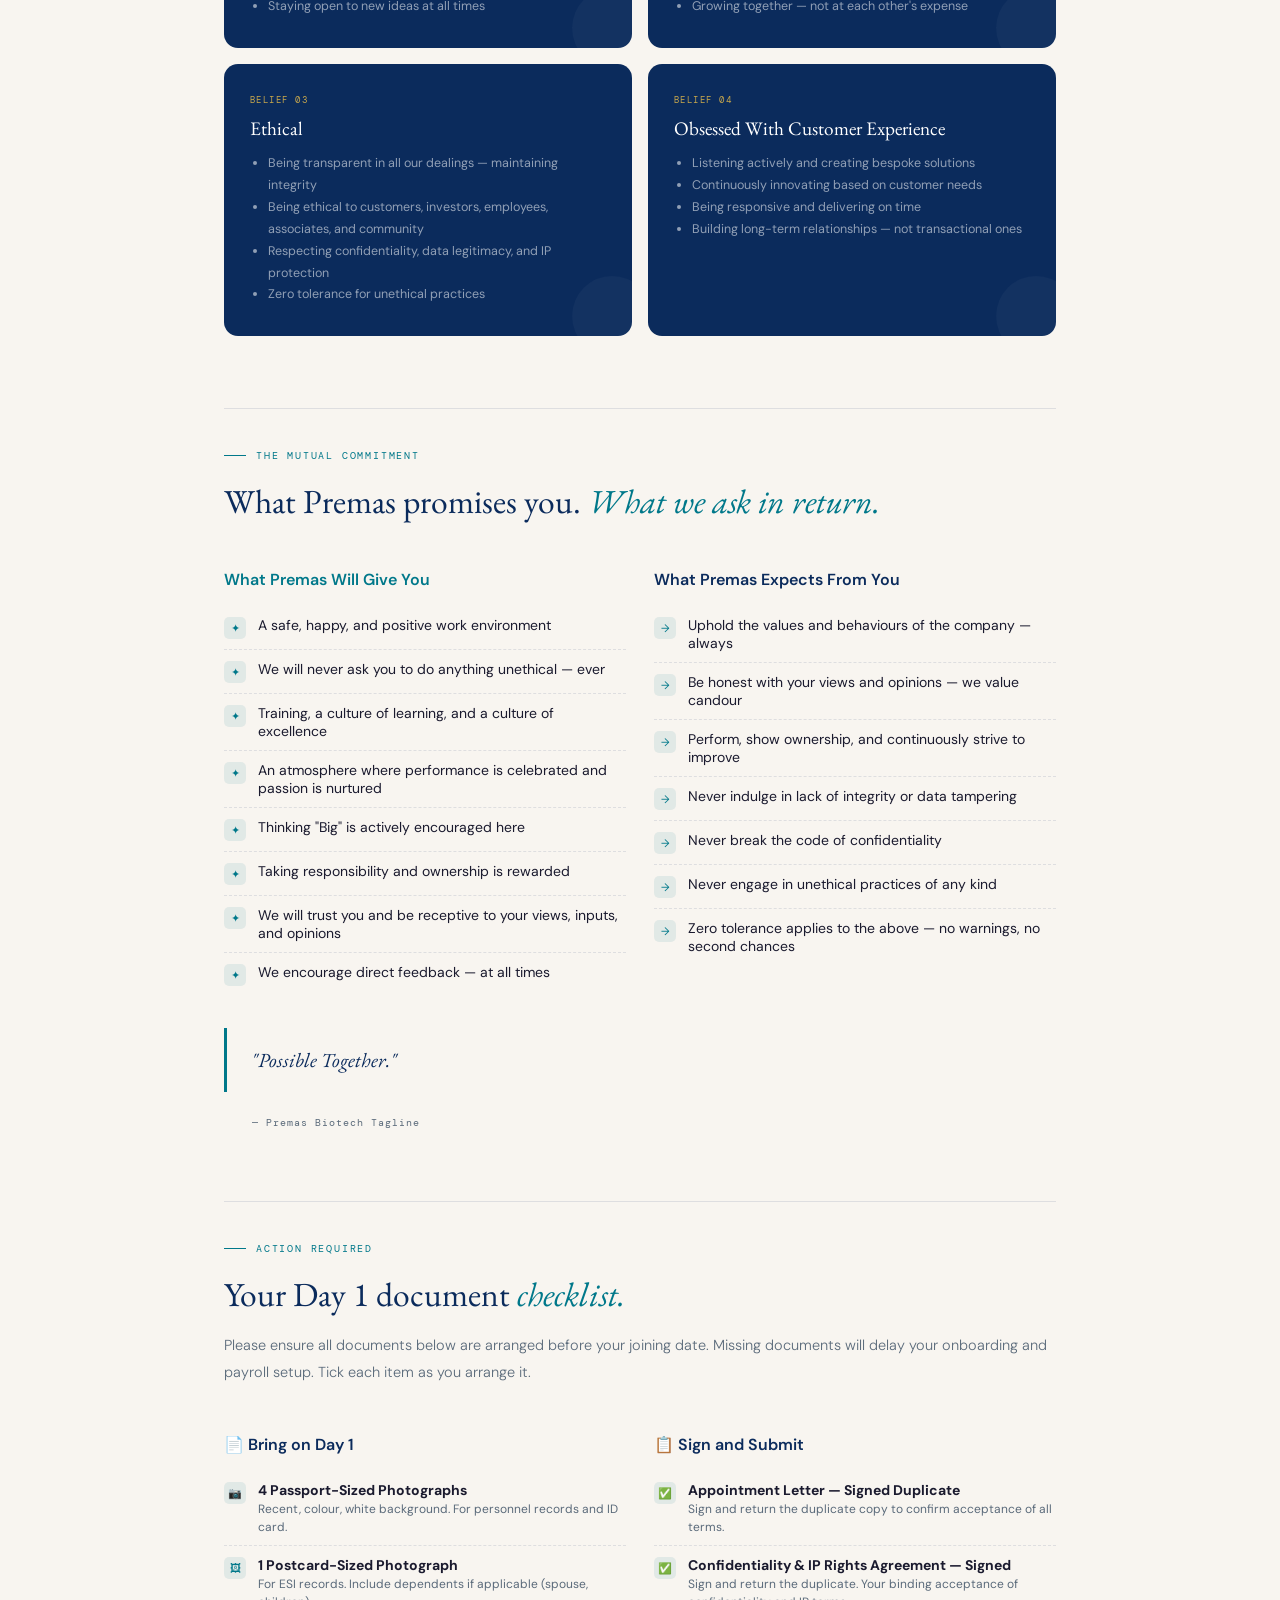
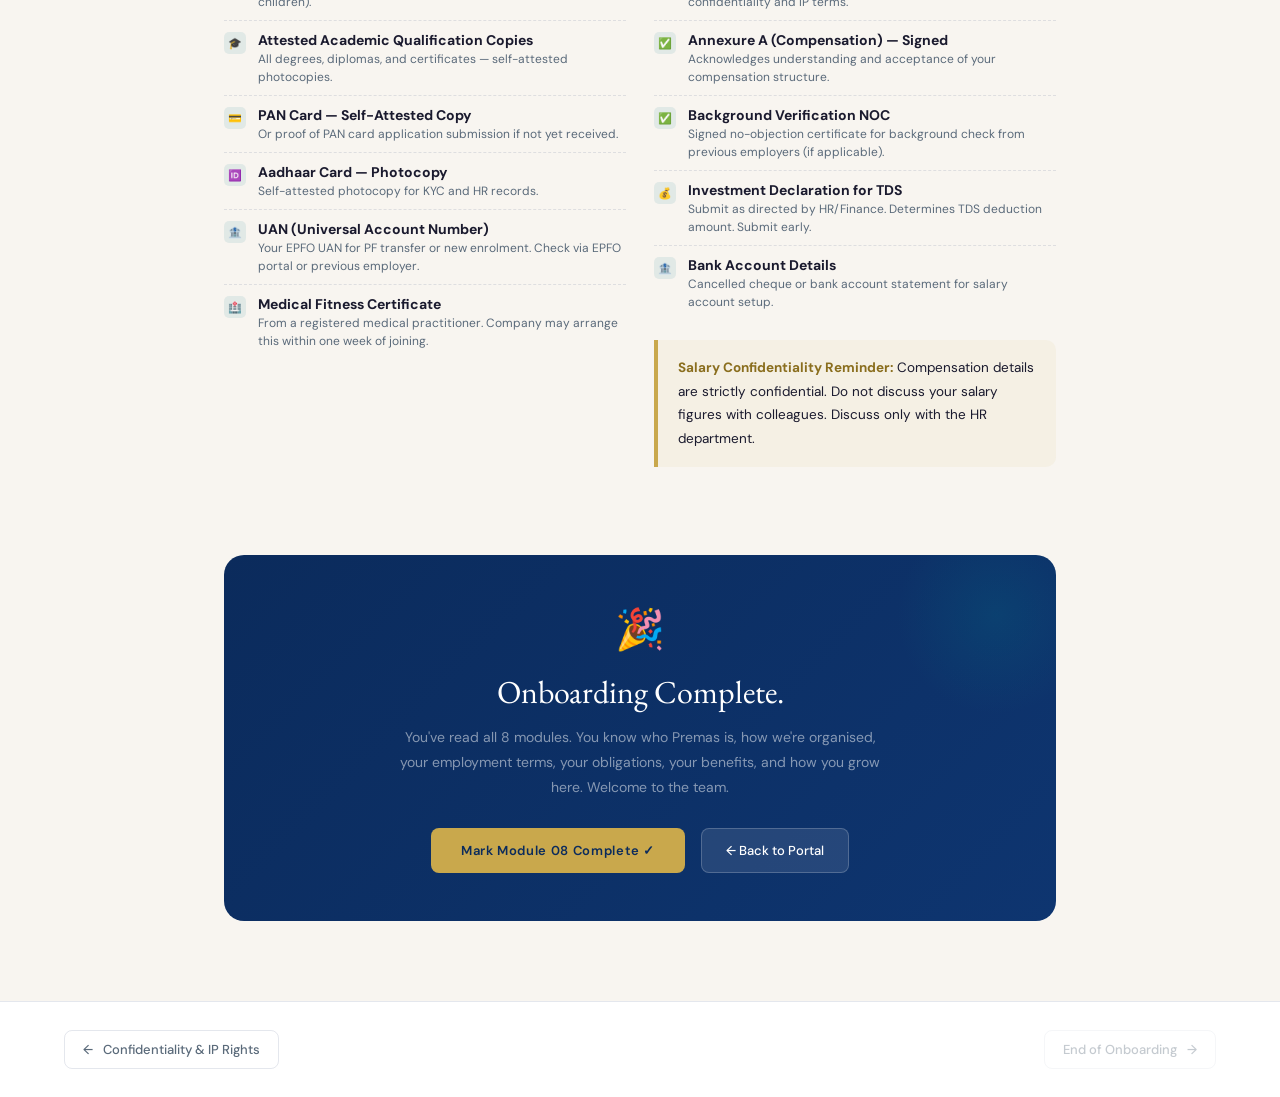
<file: pages/08-growth.html>
<!DOCTYPE html>
<html lang="en">
<head>
<meta charset="UTF-8"/>
<meta name="viewport" content="width=device-width, initial-scale=1.0"/>
<title>08 · Career Ladder, Values & Day 1 Checklist</title>
<link rel="stylesheet" href="../shared/style.css"/>
<style>
.ladder-row-head{background:var(--navy);}
.ladder-row-head td{color:white;font-weight:500;font-size:11px;letter-spacing:0.06em;text-transform:uppercase;padding:10px 14px;}
.level-badge{display:inline-block;font-family:'DM Mono',monospace;font-size:10px;background:rgba(0,120,138,0.1);color:var(--teal);border:1px solid rgba(0,120,138,0.2);border-radius:4px;padding:2px 8px;}
.level-badge.gold{background:rgba(201,168,76,0.1);color:#8a6e1e;border-color:rgba(201,168,76,0.25);}
.level-badge.navy{background:rgba(11,43,92,0.08);color:var(--navy);border-color:var(--border);}
.value-pillar{background:var(--navy);border-radius:14px;padding:30px 26px;color:white;position:relative;overflow:hidden;}
.value-pillar::after{content:'';position:absolute;right:-20px;bottom:-20px;width:80px;height:80px;background:rgba(255,255,255,0.03);border-radius:50%;}
.value-pillar .v-label{font-family:'DM Mono',monospace;font-size:9px;letter-spacing:0.16em;text-transform:uppercase;color:var(--gold);margin-bottom:10px;}
.value-pillar h4{font-family:'EB Garamond',serif;font-size:1.2rem;color:white;font-weight:400;margin-bottom:12px;}
.value-pillar ul{font-size:12.5px;color:rgba(255,255,255,0.55);line-height:1.75;padding-left:18px;}
</style>
</head>
<body>
<div id="scroll-bar"></div>
<div class="topbar">
  <div class="topbar-left">
    <a href="../index.html" class="back-link">Back to Portal</a>
    <div class="topbar-sep"></div>
    <span class="topbar-title">Module 08 · Career Ladder, Values & Day 1 Checklist</span>
  </div>
  <div class="topbar-badge">08 / 08</div>
</div>

<div class="page-hero" data-num="08">
  <div class="page-eyebrow">Growth & Action</div>
  <h1>Career Ladder, Values &amp; <em>Day 1 Checklist</em></h1>
  <p class="page-hero-sub">The full 20-level career framework that governs how roles are structured and how you grow, the four beliefs at the heart of Premas culture, and a complete checklist of everything you need for Day 1.</p>
</div>

<div class="content">

  <!-- CAREER LADDER INTRO -->
  <div class="section">
    <div class="section-label">The Career Framework</div>
    <h2>Why Premas built a <em>structured career ladder.</em></h2>
    <p class="body-text">In July 2025, Premas formally introduced a Structured Career Ladder Framework — a single, unified grading system that applies across all functions. Before this framework, role levels were fragmented and function-specific. The ladder changes that: it creates one shared language for career progression, from a Trainee joining R&D to the Managing Director.</p>

    <div class="card-grid">
      <div class="card"><div class="card-icon">🗺</div><h4>Unified Structure</h4><p>Levels 0–10-I apply across R&D, Manufacturing, Engineering, QA, HR, Finance, and BD. One framework, no function-specific inconsistency.</p></div>
      <div class="card"><div class="card-icon">🔭</div><h4>Scope-Based Placement</h4><p>Your level reflects the actual complexity, decision-making scope, and impact of your role — not just years on your CV. Two people with 12 years of experience may sit at different levels.</p></div>
      <div class="card"><div class="card-icon">📈</div><h4>Growth Visibility</h4><p>Typical experience ranges and ideal time-in-band are defined for every level. You can see the path ahead — and understand what it takes to move along it.</p></div>
      <div class="card"><div class="card-icon">⚖️</div><h4>Fair Promotions</h4><p>Promotions are anchored in demonstrated capability, scope, and contribution — not tenure alone. This protects internal equity and removes arbitrariness from advancement decisions.</p></div>
    </div>

    <div class="quote-block" style="margin-top:32px;">"The role you're given reflects what the company needs from you. We'll back you — but you have to deliver consistently. Accountability is on you to operate at your level fully, in decision-making, output, and ownership."</div>
    <div class="quote-attr" style="margin-left:28px;">— Premas Biotech, Career Ladder Philosophy</div>
  </div>

  <div class="divider"></div>

  <!-- GRADE/BAND/DESIGNATION -->
  <div class="section">
    <div class="section-label">Three Terms — Explained</div>
    <h2>Grade, Band, and <em>Designation — how they differ.</em></h2>
    <div class="three-col" style="margin-top:20px;">
      <div class="card">
        <div class="card-icon">🔢</div>
        <h4>Grade</h4>
        <p>A numeric level (e.g. Level 7-I, Level 8-II). The internal calibration reference — used by HR for compensation benchmarking, promotion decisions, and workforce planning. May not be visible externally.</p>
      </div>
      <div class="card">
        <div class="card-icon">🏷</div>
        <h4>Band</h4>
        <p>A grouping of adjacent levels with similar scope and seniority. Bands indicate the broad layer you sit in — Execution, Professional, Management, Leadership, or Executive. Used for peer comparison across functions.</p>
      </div>
      <div class="card">
        <div class="card-icon">💼</div>
        <h4>Designation</h4>
        <p>Your formal job title (e.g. Trainee, Executive, Senior Manager, VP). The title that appears on your business card and appointment letter. Reflects your level in a way that is meaningful externally.</p>
      </div>
    </div>
    <div class="callout" style="margin-top:20px;"><strong>PhD Equivalence:</strong> At Premas, a PhD is treated as approximately 5 years of research experience. Most PhD hires begin at Assistant Manager (Level 7-I) or higher — in line with biotech industry norms globally.</div>
  </div>

  <div class="divider"></div>

  <!-- FULL LADDER TABLE -->
  <div class="section">
    <div class="section-label">The Full Career Ladder</div>
    <h2>Levels 0 to 10-I — <em>all 20 rungs.</em></h2>
    <p class="body-text">The table below defines every level at Premas — from Chairman at the apex to Trainee at the base. It shows typical experience ranges, ideal time-in-band, and the scope of responsibility expected at each level. These are guidelines, not guarantees — exceptional performers may progress faster; complex role transitions may take longer.</p>

    <div style="overflow-x:auto;margin-top:20px;">
      <table class="data-table">
        <thead>
          <tr>
            <th>Level</th>
            <th>Designation</th>
            <th>Typical Experience</th>
            <th>Ideal Time in Band</th>
            <th>Role Complexity / Key Responsibilities</th>
          </tr>
        </thead>
        <tbody>
          <tr><td><span class="level-badge gold">0</span></td><td><strong>Chairman</strong></td><td>—</td><td>—</td><td>Visionary oversight, board-level governance, external representation</td></tr>
          <tr><td><span class="level-badge gold">1-II</span></td><td><strong>Managing Director (MD)</strong></td><td>25–40+ yrs</td><td>5–10 yrs</td><td>Owns full P&L, organisation-wide strategy, board relationships, long-term direction</td></tr>
          <tr><td><span class="level-badge gold">1-I</span></td><td><strong>President / CXO</strong></td><td>22–35 yrs</td><td>4–8 yrs</td><td>Cross-vertical ownership, external partnerships, internal change leadership</td></tr>
          <tr><td><span class="level-badge gold">3-III</span></td><td><strong>Executive VP</strong></td><td>20–32 yrs</td><td>4–7 yrs</td><td>Functional or business unit head, multi-site/multi-function governance</td></tr>
          <tr><td><span class="level-badge gold">3-II</span></td><td><strong>Senior VP</strong></td><td>18–30 yrs</td><td>3.5–6 yrs</td><td>Strategic decision-maker with full team/P&L leadership; sets vision and direction</td></tr>
          <tr><td><span class="level-badge gold">3-I</span></td><td><strong>Vice President</strong></td><td>16–28 yrs</td><td>3–5 yrs</td><td>Leads a large function; shapes policy and business performance metrics</td></tr>
          <tr><td><span class="level-badge">4-II</span></td><td><strong>Associate VP</strong></td><td>14–25 yrs</td><td>2.5–4 yrs</td><td>Manages cross-departmental initiatives; executes org-wide goals with autonomy</td></tr>
          <tr><td><span class="level-badge">4-I</span></td><td><strong>General Manager</strong></td><td>13–22 yrs</td><td>2.5–4 yrs</td><td>Oversees end-to-end departmental performance, budget, and compliance</td></tr>
          <tr><td><span class="level-badge">5-II</span></td><td><strong>Deputy General Manager</strong></td><td>12–20 yrs</td><td>2.5–4 yrs</td><td>Manages multiple teams; accountable for delivery, resourcing, and escalation</td></tr>
          <tr><td><span class="level-badge">5-I</span></td><td><strong>Assistant General Manager</strong></td><td>11–18 yrs</td><td>2.5–4 yrs</td><td>Drives departmental delivery and people development with cross-functional connects</td></tr>
          <tr><td><span class="level-badge">6-II</span></td><td><strong>Senior Manager</strong></td><td>10–16 yrs</td><td>2–3.5 yrs</td><td>Leads mid-sized teams, drives delivery quality, acts as escalation point</td></tr>
          <tr><td><span class="level-badge">6-I</span></td><td><strong>Manager</strong></td><td>8–14 yrs</td><td>2–3.5 yrs</td><td>Team management, stakeholder interfacing, execution governance</td></tr>
          <tr><td><span class="level-badge navy">7-II</span></td><td><strong>Deputy Manager</strong></td><td>6.5–11 yrs</td><td>2–3 yrs</td><td>Begins people/team oversight, owns specific deliverables with limited autonomy</td></tr>
          <tr><td><span class="level-badge navy">7-I</span></td><td><strong>Assistant Manager</strong></td><td>5–9 yrs</td><td>1.5–2.5 yrs</td><td>Works independently, may mentor juniors, executes defined goals with quality</td></tr>
          <tr><td><span class="level-badge navy">8-II</span></td><td><strong>Senior Executive</strong></td><td>4–7 yrs</td><td>1.5–2.5 yrs</td><td>Delivers work with minimal supervision; strong process and quality focus</td></tr>
          <tr><td><span class="level-badge navy">8-I</span></td><td><strong>Executive II</strong></td><td>2.5–5 yrs</td><td>1.5–2 yrs</td><td>Consistent individual contributor; domain or process familiarity expected</td></tr>
          <tr><td><span class="level-badge navy">9-II</span></td><td><strong>Executive I</strong></td><td>1–3.5 yrs</td><td>1–1.5 yrs</td><td>Building skills in role-specific delivery; requires supervision and mentoring</td></tr>
          <tr><td><span class="level-badge navy">9-I</span></td><td><strong>Junior Executive</strong></td><td>0.6–2 yrs</td><td>0.5–1.2 yrs</td><td>Entry-level execution role; gaining orientation and process understanding</td></tr>
          <tr><td><span class="level-badge navy">10-II</span></td><td><strong>Associate Executive</strong></td><td>0.3–1.5 yrs</td><td>0.5–1 yr</td><td>Foundational support role; performing repeatable, well-defined tasks</td></tr>
          <tr><td><span class="level-badge navy">10-I</span></td><td><strong>Technician / Trainee</strong></td><td>0–1 yr</td><td>—</td><td>Learning phase; structured onboarding; no core responsibility yet</td></tr>
        </tbody>
      </table>
    </div>
  </div>

  <div class="divider"></div>

  <!-- SCOPE PARAMETERS -->
  <div class="section">
    <div class="section-label">Scope Evaluation</div>
    <h2>What determines <em>your band — beyond years.</em></h2>
    <p class="body-text">Placement in a band is determined by the actual scope of your role — not just your experience. These 9 parameters are the lens through which every placement and promotion decision is evaluated:</p>

    <table class="data-table" style="margin-top:20px;">
      <thead><tr><th>Parameter</th><th>What Is Evaluated</th></tr></thead>
      <tbody>
        <tr><td><strong>Key Responsibilities</strong></td><td>Nature of work delivered — operational, strategic, support, or leadership</td></tr>
        <tr><td><strong>Role Complexity</strong></td><td>Degree of ambiguity, ownership, and coordination involved in daily deliverables</td></tr>
        <tr><td><strong>Decision-Making Scope</strong></td><td>Types of decisions made and their team-level / function-level / org-wide impact</td></tr>
        <tr><td><strong>Team & People Leadership</strong></td><td>Responsibility for direct/indirect reports, mentoring, and team growth</td></tr>
        <tr><td><strong>Cross-Functional Exposure</strong></td><td>Degree of active collaboration across different functions or business units</td></tr>
        <tr><td><strong>External Interface</strong></td><td>Depth of interaction with customers, partners, auditors, vendors, or regulators</td></tr>
        <tr><td><strong>Strategic Influence</strong></td><td>Contribution to planning, policy formation, and long-term initiatives</td></tr>
        <tr><td><strong>Execution Maturity</strong></td><td>Depth of thinking, risk anticipation, and problem-solving under pressure</td></tr>
        <tr><td><strong>System-Setting Capability</strong></td><td>Capacity to define new SOPs, ways of working, or institutional practices</td></tr>
      </tbody>
    </table>

    <div class="callout" style="margin-top:20px;"><strong>Illustrative Example:</strong> Two professionals both have 12 years of experience. One leads a 20-member team, manages a departmental budget, and drives cross-functional programmes → placed as General Manager. The other is a deep technical individual contributor with no team or budget accountability → may remain at Manager or Deputy Manager. Role scope — not years — determines placement.</div>
  </div>

  <div class="divider"></div>

  <!-- VALUES -->
  <div class="section">
    <div class="section-label">Organisational Beliefs</div>
    <h2>The four pillars of <em>Premas culture.</em></h2>
    <p class="body-text">These are not aspirational statements — they are the standards we hold ourselves to every day. Every team member is expected to embody these beliefs in how they work, communicate, and make decisions.</p>

    <div style="display:grid;grid-template-columns:1fr 1fr;gap:16px;margin-top:24px;">
      <div class="value-pillar">
        <div class="v-label">Belief 01</div>
        <h4>Leading-Edge</h4>
        <ul>
          <li>Always working on developing newer technologies to add to our products</li>
          <li>Adopting best practices across all areas of operations</li>
          <li>Continuously working towards upgrading team potential</li>
          <li>Staying open to new ideas at all times</li>
        </ul>
      </div>
      <div class="value-pillar">
        <div class="v-label">Belief 02</div>
        <h4>Performance Driven</h4>
        <ul>
          <li>Always working with each other to deliver on customer needs</li>
          <li>Working efficiently, earnestly, and meticulously</li>
          <li>Respecting time and processes</li>
          <li>Growing together — not at each other's expense</li>
        </ul>
      </div>
      <div class="value-pillar">
        <div class="v-label">Belief 03</div>
        <h4>Ethical</h4>
        <ul>
          <li>Being transparent in all our dealings — maintaining integrity</li>
          <li>Being ethical to customers, investors, employees, associates, and community</li>
          <li>Respecting confidentiality, data legitimacy, and IP protection</li>
          <li>Zero tolerance for unethical practices</li>
        </ul>
      </div>
      <div class="value-pillar">
        <div class="v-label">Belief 04</div>
        <h4>Obsessed With Customer Experience</h4>
        <ul>
          <li>Listening actively and creating bespoke solutions</li>
          <li>Continuously innovating based on customer needs</li>
          <li>Being responsive and delivering on time</li>
          <li>Building long-term relationships — not transactional ones</li>
        </ul>
      </div>
    </div>
  </div>

  <div class="divider"></div>

  <!-- MUTUAL COMMITMENTS -->
  <div class="section">
    <div class="section-label">The Mutual Commitment</div>
    <h2>What Premas promises you. <em>What we ask in return.</em></h2>

    <div class="two-col" style="margin-top:24px;">
      <div>
        <h3 style="color:var(--teal);margin-bottom:16px;">What Premas Will Give You</h3>
        <ul class="checklist">
          <li><span class="check-icon">✦</span>A safe, happy, and positive work environment</li>
          <li><span class="check-icon">✦</span>We will never ask you to do anything unethical — ever</li>
          <li><span class="check-icon">✦</span>Training, a culture of learning, and a culture of excellence</li>
          <li><span class="check-icon">✦</span>An atmosphere where performance is celebrated and passion is nurtured</li>
          <li><span class="check-icon">✦</span>Thinking "Big" is actively encouraged here</li>
          <li><span class="check-icon">✦</span>Taking responsibility and ownership is rewarded</li>
          <li><span class="check-icon">✦</span>We will trust you and be receptive to your views, inputs, and opinions</li>
          <li><span class="check-icon">✦</span>We encourage direct feedback — at all times</li>
        </ul>
      </div>
      <div>
        <h3 style="color:var(--navy);margin-bottom:16px;">What Premas Expects From You</h3>
        <ul class="checklist">
          <li><span class="check-icon">→</span>Uphold the values and behaviours of the company — always</li>
          <li><span class="check-icon">→</span>Be honest with your views and opinions — we value candour</li>
          <li><span class="check-icon">→</span>Perform, show ownership, and continuously strive to improve</li>
          <li><span class="check-icon">→</span>Never indulge in lack of integrity or data tampering</li>
          <li><span class="check-icon">→</span>Never break the code of confidentiality</li>
          <li><span class="check-icon">→</span>Never engage in unethical practices of any kind</li>
          <li><span class="check-icon">→</span>Zero tolerance applies to the above — no warnings, no second chances</li>
        </ul>
      </div>
    </div>

    <div class="quote-block" style="margin-top:32px;">"Possible Together."</div>
    <div class="quote-attr" style="margin-left:28px;">— Premas Biotech Tagline</div>
  </div>

  <div class="divider"></div>

  <!-- DAY 1 CHECKLIST -->
  <div class="section">
    <div class="section-label">Action Required</div>
    <h2>Your Day 1 document <em>checklist.</em></h2>
    <p class="body-text">Please ensure all documents below are arranged before your joining date. Missing documents will delay your onboarding and payroll setup. Tick each item as you arrange it.</p>

    <div class="two-col" style="margin-top:24px;">
      <div>
        <h3 style="margin-bottom:16px;">📄 Bring on Day 1</h3>
        <ul class="checklist">
          <li><span class="check-icon">📷</span><div><strong>4 Passport-Sized Photographs</strong><br/><span style="font-size:12px;color:var(--muted);">Recent, colour, white background. For personnel records and ID card.</span></div></li>
          <li><span class="check-icon">🖼</span><div><strong>1 Postcard-Sized Photograph</strong><br/><span style="font-size:12px;color:var(--muted);">For ESI records. Include dependents if applicable (spouse, children).</span></div></li>
          <li><span class="check-icon">🎓</span><div><strong>Attested Academic Qualification Copies</strong><br/><span style="font-size:12px;color:var(--muted);">All degrees, diplomas, and certificates — self-attested photocopies.</span></div></li>
          <li><span class="check-icon">💳</span><div><strong>PAN Card — Self-Attested Copy</strong><br/><span style="font-size:12px;color:var(--muted);">Or proof of PAN card application submission if not yet received.</span></div></li>
          <li><span class="check-icon">🆔</span><div><strong>Aadhaar Card — Photocopy</strong><br/><span style="font-size:12px;color:var(--muted);">Self-attested photocopy for KYC and HR records.</span></div></li>
          <li><span class="check-icon">🏦</span><div><strong>UAN (Universal Account Number)</strong><br/><span style="font-size:12px;color:var(--muted);">Your EPFO UAN for PF transfer or new enrolment. Check via EPFO portal or previous employer.</span></div></li>
          <li><span class="check-icon">🏥</span><div><strong>Medical Fitness Certificate</strong><br/><span style="font-size:12px;color:var(--muted);">From a registered medical practitioner. Company may arrange this within one week of joining.</span></div></li>
        </ul>
      </div>
      <div>
        <h3 style="margin-bottom:16px;">📋 Sign and Submit</h3>
        <ul class="checklist">
          <li><span class="check-icon">✅</span><div><strong>Appointment Letter — Signed Duplicate</strong><br/><span style="font-size:12px;color:var(--muted);">Sign and return the duplicate copy to confirm acceptance of all terms.</span></div></li>
          <li><span class="check-icon">✅</span><div><strong>Confidentiality & IP Rights Agreement — Signed</strong><br/><span style="font-size:12px;color:var(--muted);">Sign and return the duplicate. Your binding acceptance of confidentiality and IP terms.</span></div></li>
          <li><span class="check-icon">✅</span><div><strong>Annexure A (Compensation) — Signed</strong><br/><span style="font-size:12px;color:var(--muted);">Acknowledges understanding and acceptance of your compensation structure.</span></div></li>
          <li><span class="check-icon">✅</span><div><strong>Background Verification NOC</strong><br/><span style="font-size:12px;color:var(--muted);">Signed no-objection certificate for background check from previous employers (if applicable).</span></div></li>
          <li><span class="check-icon">💰</span><div><strong>Investment Declaration for TDS</strong><br/><span style="font-size:12px;color:var(--muted);">Submit as directed by HR/Finance. Determines TDS deduction amount. Submit early.</span></div></li>
          <li><span class="check-icon">🏦</span><div><strong>Bank Account Details</strong><br/><span style="font-size:12px;color:var(--muted);">Cancelled cheque or bank account statement for salary account setup.</span></div></li>
        </ul>

        <div class="warning" style="margin-top:20px;">
          <strong>Salary Confidentiality Reminder:</strong> Compensation details are strictly confidential. Do not discuss your salary figures with colleagues. Discuss only with the HR department.
        </div>
      </div>
    </div>
  </div>

  <!-- FINAL DONE STRIP -->
  <div style="background:linear-gradient(135deg,var(--navy),#0e3570);border-radius:20px;padding:48px 40px;margin-top:56px;text-align:center;position:relative;overflow:hidden;">
    <div style="position:absolute;right:-40px;top:-40px;width:200px;height:200px;background:radial-gradient(circle,rgba(0,120,138,0.2),transparent 70%);"></div>
    <div style="font-size:40px;margin-bottom:16px;">🎉</div>
    <h3 style="font-family:'EB Garamond',serif;font-size:2rem;color:white;font-weight:400;margin-bottom:12px;">Onboarding Complete.</h3>
    <p style="font-size:14px;color:rgba(255,255,255,0.5);max-width:480px;margin:0 auto 28px;line-height:1.8;">You've read all 8 modules. You know who Premas is, how we're organised, your employment terms, your obligations, your benefits, and how you grow here. Welcome to the team.</p>
    <div style="display:flex;gap:16px;justify-content:center;flex-wrap:wrap;">
      <button class="done-btn" data-module="mod-08" onclick="markDone('mod-08', this)" style="background:var(--gold);color:var(--navy);">Mark Module 08 Complete ✓</button>
      <a href="../index.html" style="display:inline-flex;align-items:center;gap:8px;background:rgba(255,255,255,0.1);color:white;border:1px solid rgba(255,255,255,0.2);padding:13px 24px;border-radius:8px;font-size:13px;font-weight:500;font-family:'DM Sans',sans-serif;text-decoration:none;transition:background 0.2s;" onmouseover="this.style.background='rgba(255,255,255,0.18)'" onmouseout="this.style.background='rgba(255,255,255,0.1)'">← Back to Portal</a>
    </div>
  </div>

</div>

<div class="page-nav-footer">
  <a href="07-ip.html" class="pnf-link pnf-prev">Confidentiality & IP Rights</a>
  <span class="pnf-link pnf-next disabled">End of Onboarding</span>
</div>
<script src="../shared/nav.js"></script>
</body>
</html>
</file>
<file: shared/style.css>
/* ── PREMAS ONBOARDING SHARED STYLES ── */
@import url('https://fonts.googleapis.com/css2?family=EB+Garamond:ital,wght@0,400;0,500;0,600;1,400&family=DM+Sans:wght@300;400;500;600;700&family=DM+Mono:wght@400;500&display=swap');

:root {
  --navy:   #0B2B5C;
  --teal:   #00788A;
  --gold:   #C9A84C;
  --cream:  #F8F5F0;
  --white:  #FFFFFF;
  --off:    #F2F4F7;
  --text:   #1A1A2E;
  --muted:  #5A6A7A;
  --border: rgba(11,43,92,0.11);
  --shadow: 0 4px 32px rgba(11,43,92,0.09);
  --ease:   cubic-bezier(0.16,1,0.3,1);
}

*, *::before, *::after { box-sizing: border-box; margin: 0; padding: 0; }
html { scroll-behavior: smooth; font-size: 16px; }
body { font-family: 'DM Sans', sans-serif; color: var(--text); background: var(--cream); -webkit-font-smoothing: antialiased; overflow-x: hidden; }
a { text-decoration: none; color: inherit; }
img { display: block; max-width: 100%; }

/* ── SCROLL PROGRESS ── */
#scroll-bar { position: fixed; top: 0; left: 0; height: 3px; background: linear-gradient(90deg, var(--teal), var(--gold)); width: 0%; z-index: 9999; transition: width 0.2s linear; }

/* ── TOPBAR ── */
.topbar {
  position: sticky; top: 0; z-index: 500;
  background: var(--navy);
  display: flex; align-items: center; justify-content: space-between;
  padding: 0 5vw; height: 60px;
  border-bottom: 1px solid rgba(255,255,255,0.07);
}
.topbar-left { display: flex; align-items: center; gap: 16px; }
.back-link {
  display: inline-flex; align-items: center; gap: 8px;
  font-size: 12px; color: rgba(255,255,255,0.5); letter-spacing: 0.06em;
  transition: color 0.2s; white-space: nowrap;
}
.back-link:hover { color: white; }
.back-link::before { content: '←'; font-size: 14px; }
.topbar-sep { width: 1px; height: 18px; background: rgba(255,255,255,0.12); }
.topbar-title { font-family: 'DM Mono', monospace; font-size: 11px; letter-spacing: 0.12em; color: rgba(255,255,255,0.35); text-transform: uppercase; white-space: nowrap; }
.topbar-badge {
  font-family: 'DM Mono', monospace; font-size: 10px; letter-spacing: 0.1em;
  color: var(--teal); background: rgba(0,120,138,0.15);
  border: 1px solid rgba(0,120,138,0.3); border-radius: 20px; padding: 4px 12px;
}

/* ── PAGE HERO ── */
.page-hero {
  background: var(--navy); padding: 72px 5vw 64px;
  position: relative; overflow: hidden;
}
.page-hero::after {
  content: attr(data-num);
  position: absolute; right: 5vw; bottom: -20px;
  font-family: 'EB Garamond', serif; font-size: 220px; font-weight: 400;
  color: rgba(255,255,255,0.03); line-height: 1; pointer-events: none; user-select: none;
}
.page-hero::before {
  content: '';
  position: absolute; inset: 0;
  background: radial-gradient(ellipse at 80% 40%, rgba(0,120,138,0.18) 0%, transparent 60%);
}
.page-eyebrow {
  display: inline-flex; align-items: center; gap: 10px;
  font-family: 'DM Mono', monospace; font-size: 10px;
  letter-spacing: 0.2em; text-transform: uppercase;
  color: var(--gold); margin-bottom: 20px; position: relative;
}
.page-eyebrow::before { content: ''; width: 28px; height: 1px; background: var(--gold); }
.page-hero h1 {
  font-family: 'EB Garamond', serif;
  font-size: clamp(2.8rem, 5vw, 4.6rem);
  color: white; font-weight: 400; line-height: 1.07;
  max-width: 720px; margin-bottom: 20px; position: relative;
}
.page-hero h1 em { font-style: italic; color: var(--gold); }
.page-hero-sub {
  font-size: 14px; color: rgba(255,255,255,0.45);
  max-width: 540px; line-height: 1.85; font-weight: 300; position: relative;
}

/* ── CONTENT WRAPPER ── */
.content { max-width: 960px; margin: 0 auto; padding: 64px 5vw 80px; }

/* ── SECTION ── */
.section { margin-bottom: 72px; }
.section-label {
  display: flex; align-items: center; gap: 10px;
  font-family: 'DM Mono', monospace; font-size: 10px;
  letter-spacing: 0.18em; text-transform: uppercase;
  color: var(--teal); margin-bottom: 20px;
}
.section-label::before { content: ''; width: 22px; height: 1px; background: var(--teal); }
.section h2 {
  font-family: 'EB Garamond', serif; font-size: 2.1rem;
  color: var(--navy); font-weight: 400; margin-bottom: 18px; line-height: 1.15;
}
.section h2 em { font-style: italic; color: var(--teal); }
.section h3 {
  font-size: 1rem; font-weight: 600; color: var(--navy);
  margin-bottom: 12px; margin-top: 24px;
}
.body-text {
  font-size: 14.5px; color: var(--muted); line-height: 1.88;
  font-weight: 300; margin-bottom: 14px;
}
.body-text strong { color: var(--text); font-weight: 500; }

/* ── CARDS ── */
.card-grid { display: grid; grid-template-columns: repeat(auto-fill, minmax(270px,1fr)); gap: 18px; margin-top: 24px; }
.card {
  background: var(--white); border: 1px solid var(--border);
  border-radius: 14px; padding: 28px 26px;
  transition: transform 0.25s var(--ease), box-shadow 0.25s;
}
.card:hover { transform: translateY(-3px); box-shadow: var(--shadow); }
.card-icon { font-size: 28px; margin-bottom: 14px; }
.card h4 { font-size: 14px; font-weight: 600; color: var(--navy); margin-bottom: 8px; }
.card p { font-size: 13px; color: var(--muted); line-height: 1.7; }

/* ── TWO COL ── */
.two-col { display: grid; grid-template-columns: 1fr 1fr; gap: 28px; }
.three-col { display: grid; grid-template-columns: 1fr 1fr 1fr; gap: 20px; }

/* ── ACCORDION ── */
.accordion { margin-top: 16px; }
.acc-item { border: 1px solid var(--border); border-radius: 10px; margin-bottom: 8px; background: var(--white); overflow: hidden; }
.acc-item.open { box-shadow: 0 4px 20px rgba(11,43,92,0.07); }
.acc-header { display: flex; align-items: center; gap: 14px; padding: 16px 20px; cursor: pointer; user-select: none; }
.acc-tag { font-family: 'DM Mono', monospace; font-size: 10px; color: var(--teal); background: rgba(0,120,138,0.08); border-radius: 4px; padding: 3px 8px; flex-shrink: 0; }
.acc-title { font-size: 14px; font-weight: 500; color: var(--navy); flex: 1; }
.acc-arrow { font-size: 11px; color: var(--muted); transition: transform 0.3s; }
.acc-item.open .acc-arrow { transform: rotate(180deg); }
.acc-body { display: none; padding: 0 20px 20px; font-size: 13.5px; color: var(--muted); line-height: 1.8; border-top: 1px solid var(--border); }
.acc-item.open .acc-body { display: block; padding-top: 16px; }
.acc-body ul { padding-left: 20px; margin-top: 8px; }
.acc-body ul li { margin-bottom: 6px; }
.acc-body strong { color: var(--text); }

/* ── CALLOUT / WARNING / QUOTE ── */
.callout {
  background: rgba(0,120,138,0.05); border-left: 4px solid var(--teal);
  border-radius: 0 10px 10px 0; padding: 18px 22px;
  font-size: 14px; color: var(--text); line-height: 1.8; margin: 20px 0;
}
.callout strong { color: var(--teal); }
.warning {
  background: rgba(201,168,76,0.07); border-left: 4px solid var(--gold);
  border-radius: 0 10px 10px 0; padding: 16px 20px;
  font-size: 13.5px; color: var(--text); line-height: 1.75; margin: 16px 0;
}
.warning strong { color: #8a6e1e; }
.quote-block {
  border-left: 3px solid var(--teal); padding: 16px 24px; margin: 24px 0;
  font-family: 'EB Garamond', serif; font-size: 1.25rem; font-style: italic;
  color: var(--navy); line-height: 1.6;
}
.quote-attr { font-family: 'DM Mono', monospace; font-size: 10px; letter-spacing: 0.1em; color: var(--muted); margin-top: 10px; font-style: normal; }

/* ── TABLE ── */
.data-table { width: 100%; border-collapse: collapse; margin-top: 16px; font-size: 13px; }
.data-table thead tr { background: var(--navy); }
.data-table thead th { padding: 12px 16px; text-align: left; color: white; font-weight: 500; font-size: 11px; letter-spacing: 0.07em; text-transform: uppercase; }
.data-table tbody tr { border-bottom: 1px solid var(--border); }
.data-table tbody tr:hover td { background: rgba(0,120,138,0.04); }
.data-table tbody td { padding: 11px 16px; color: var(--text); vertical-align: top; }
.data-table tbody tr:nth-child(even) td { background: rgba(11,43,92,0.02); }

/* ── TIMELINE ── */
.timeline { position: relative; padding-left: 36px; margin-top: 16px; }
.timeline::before { content: ''; position: absolute; left: 10px; top: 6px; bottom: 6px; width: 2px; background: linear-gradient(to bottom, var(--teal), var(--gold)); border-radius: 2px; }
.tl-item { position: relative; margin-bottom: 28px; }
.tl-dot { position: absolute; left: -29px; top: 5px; width: 14px; height: 14px; background: var(--teal); border: 3px solid var(--cream); border-radius: 50%; box-shadow: 0 0 0 2px var(--teal); }
.tl-label { font-family: 'DM Mono', monospace; font-size: 10px; letter-spacing: 0.1em; color: var(--teal); text-transform: uppercase; margin-bottom: 4px; }
.tl-title { font-size: 15px; font-weight: 600; color: var(--navy); margin-bottom: 6px; }
.tl-body { font-size: 13.5px; color: var(--muted); line-height: 1.75; }

/* ── CHIPS / PILLS ── */
.chip-row { display: flex; flex-wrap: wrap; gap: 8px; margin-top: 12px; }
.chip { font-family: 'DM Mono', monospace; font-size: 10px; letter-spacing: 0.08em; background: rgba(0,120,138,0.08); color: var(--teal); border: 1px solid rgba(0,120,138,0.15); border-radius: 4px; padding: 4px 10px; }
.chip.gold { background: rgba(201,168,76,0.1); color: #8a6e1e; border-color: rgba(201,168,76,0.2); }
.chip.navy { background: rgba(11,43,92,0.07); color: var(--navy); border-color: rgba(11,43,92,0.12); }

/* ── STAT BAR ── */
.stat-bar { display: grid; grid-template-columns: repeat(4,1fr); gap: 2px; background: var(--navy); border-radius: 16px; overflow: hidden; margin: 28px 0; }
.stat-bar-item { padding: 28px 20px; text-align: center; }
.stat-bar-num { font-family: 'EB Garamond', serif; font-size: 2.4rem; color: white; font-weight: 400; line-height: 1; margin-bottom: 6px; }
.stat-bar-num sup { font-size: 1.2rem; color: var(--teal); }
.stat-bar-lbl { font-family: 'DM Mono', monospace; font-size: 9px; letter-spacing: 0.14em; text-transform: uppercase; color: rgba(255,255,255,0.35); }

/* ── DARK CARD ── */
.dark-card { background: var(--navy); border-radius: 16px; padding: 36px 40px; color: white; position: relative; overflow: hidden; }
.dark-card::before { content: ''; position: absolute; right: -40px; top: -40px; width: 200px; height: 200px; background: radial-gradient(circle, rgba(0,120,138,0.2), transparent 70%); }
.dark-card h3 { font-family: 'EB Garamond', serif; font-size: 1.6rem; color: white; font-weight: 400; margin-bottom: 10px; }
.dark-card p { font-size: 13.5px; color: rgba(255,255,255,0.5); line-height: 1.8; }

/* ── CHECKLIST ── */
.checklist { list-style: none; margin-top: 12px; }
.checklist li { display: flex; align-items: flex-start; gap: 12px; padding: 10px 0; border-bottom: 1px dashed var(--border); font-size: 14px; color: var(--text); }
.checklist li:last-child { border-bottom: none; }
.check-icon { width: 22px; height: 22px; flex-shrink: 0; background: rgba(0,120,138,0.09); border-radius: 5px; display: flex; align-items: center; justify-content: center; font-size: 11px; color: var(--teal); margin-top: 1px; }

/* ── MARK READ STRIP ── */
.done-strip {
  background: var(--navy); border-radius: 16px;
  padding: 32px 40px; margin-top: 56px;
  display: flex; align-items: center; justify-content: space-between; gap: 24px;
}
.done-strip-text h3 { font-family: 'EB Garamond', serif; font-size: 1.5rem; color: white; margin-bottom: 6px; }
.done-strip-text p { font-size: 13px; color: rgba(255,255,255,0.4); }
.done-btn {
  background: var(--teal); color: white; border: none;
  padding: 13px 30px; border-radius: 8px; font-size: 13px;
  font-weight: 600; letter-spacing: 0.05em; cursor: pointer;
  font-family: 'DM Sans', sans-serif; white-space: nowrap; transition: background 0.2s;
}
.done-btn:hover { background: #009aaf; }
.done-btn.marked { background: #065f5f; cursor: default; }

/* ── PAGE NAV FOOTER ── */
.page-nav-footer {
  display: flex; justify-content: space-between; align-items: center;
  padding: 28px 5vw; border-top: 1px solid var(--border);
  background: var(--white); margin-top: 0;
}
.pnf-link {
  display: flex; align-items: center; gap: 10px;
  font-size: 13px; font-weight: 500; color: var(--muted);
  padding: 10px 18px; border-radius: 8px; border: 1px solid var(--border);
  transition: all 0.2s;
}
.pnf-link:hover { color: var(--teal); border-color: var(--teal); background: rgba(0,120,138,0.04); }
.pnf-prev::before { content: '← '; }
.pnf-next::after { content: ' →'; }
.pnf-link.disabled { opacity: 0.35; pointer-events: none; }

/* ── DIVIDER ── */
.divider { height: 1px; background: var(--border); margin: 40px 0; }

/* ── RESPONSIVE ── */
@media (max-width: 900px) {
  .two-col { grid-template-columns: 1fr; }
  .three-col { grid-template-columns: 1fr; }
  .stat-bar { grid-template-columns: repeat(2,1fr); }
  .page-hero { padding: 48px 5vw 40px; }
  .content { padding: 40px 5vw 60px; }
  .done-strip { flex-direction: column; text-align: center; }
  .topbar-title { display: none; }
}
@media (max-width: 600px) {
  .stat-bar { grid-template-columns: 1fr 1fr; }
  .page-nav-footer { flex-direction: column; gap: 12px; }
}
</file>
